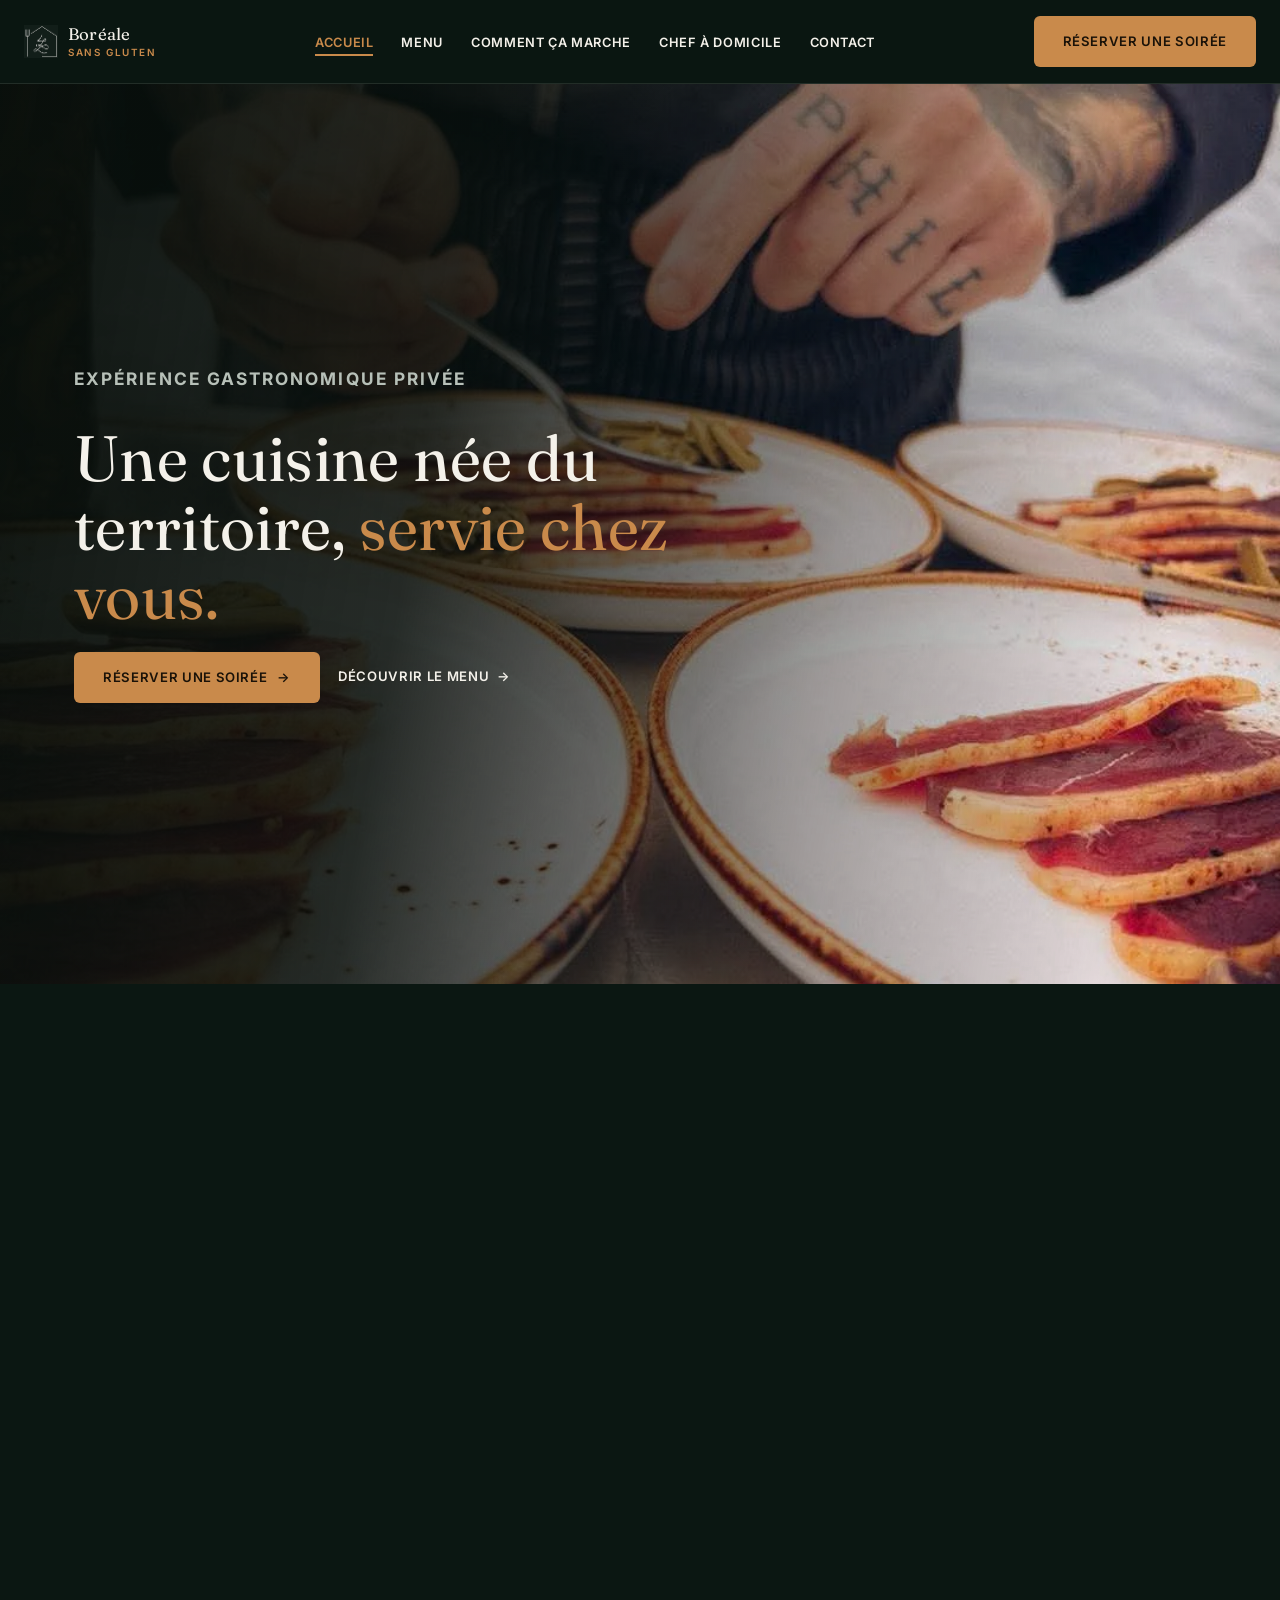
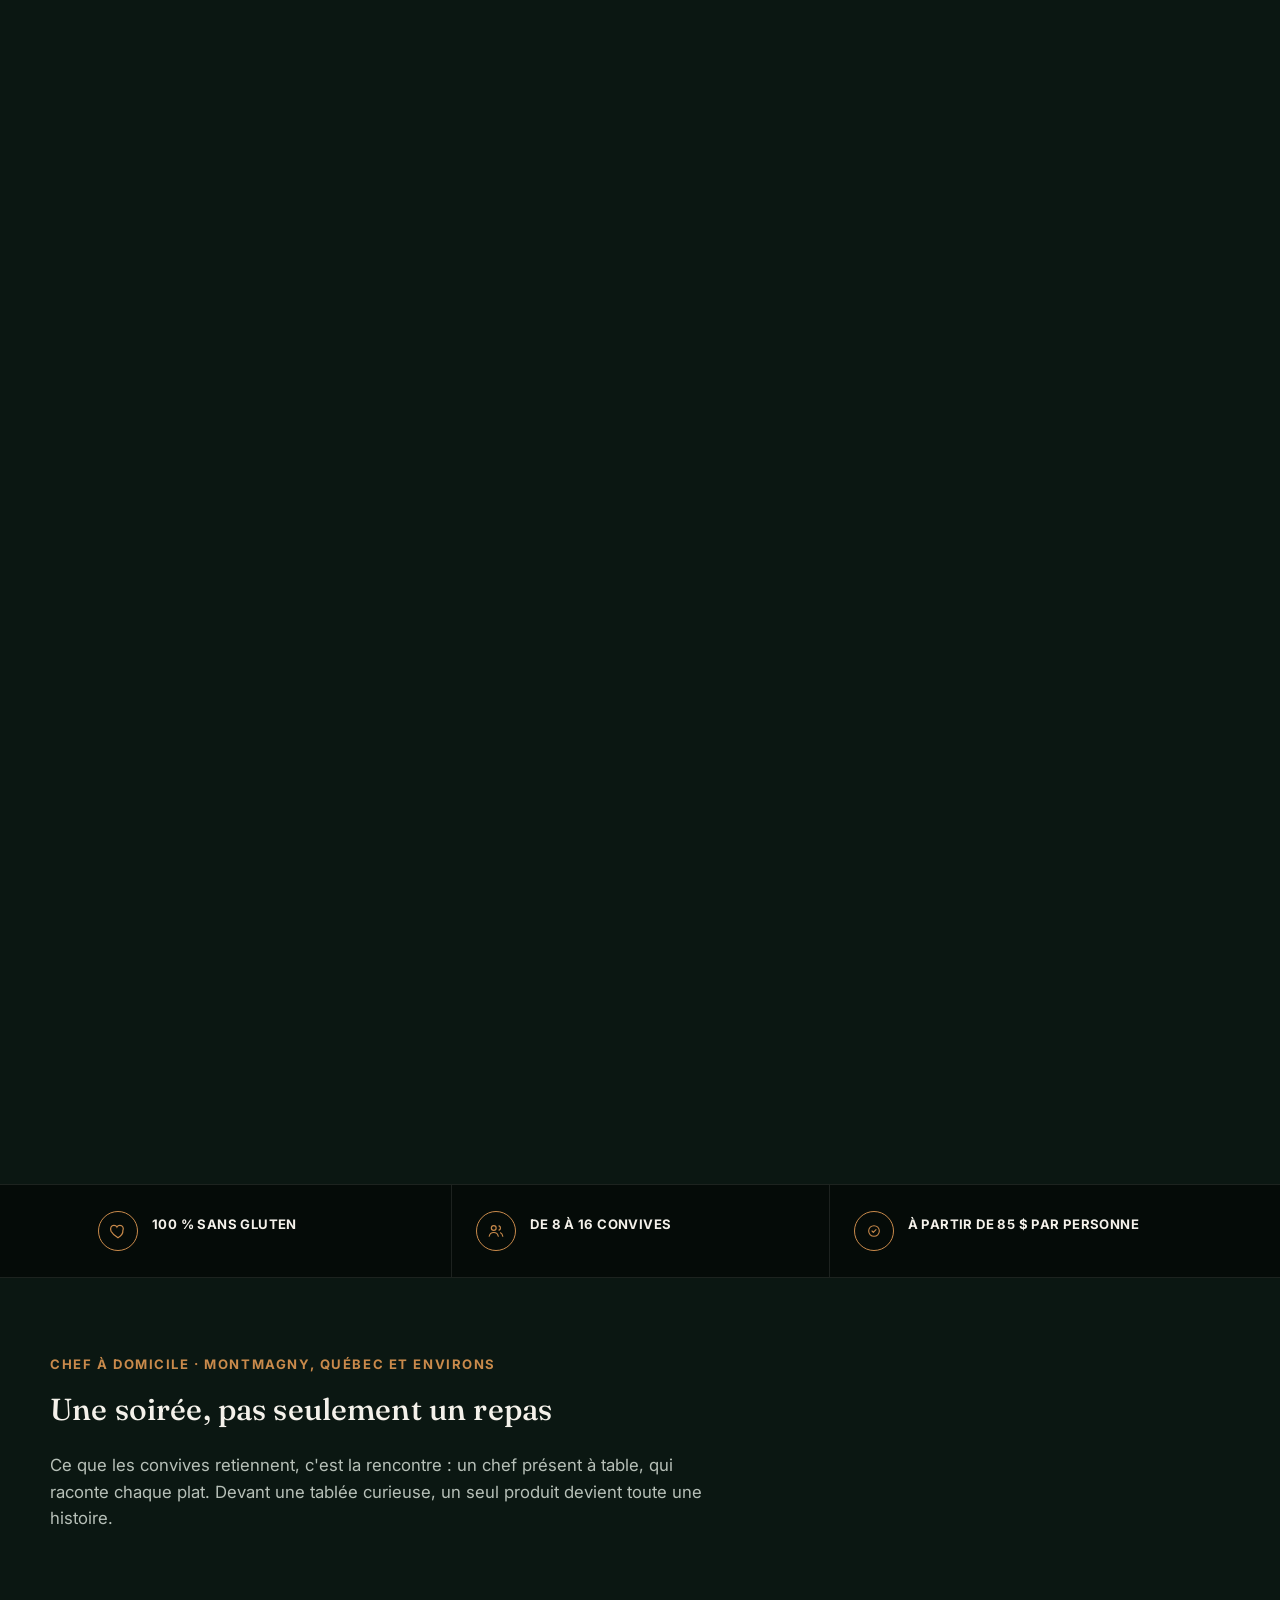
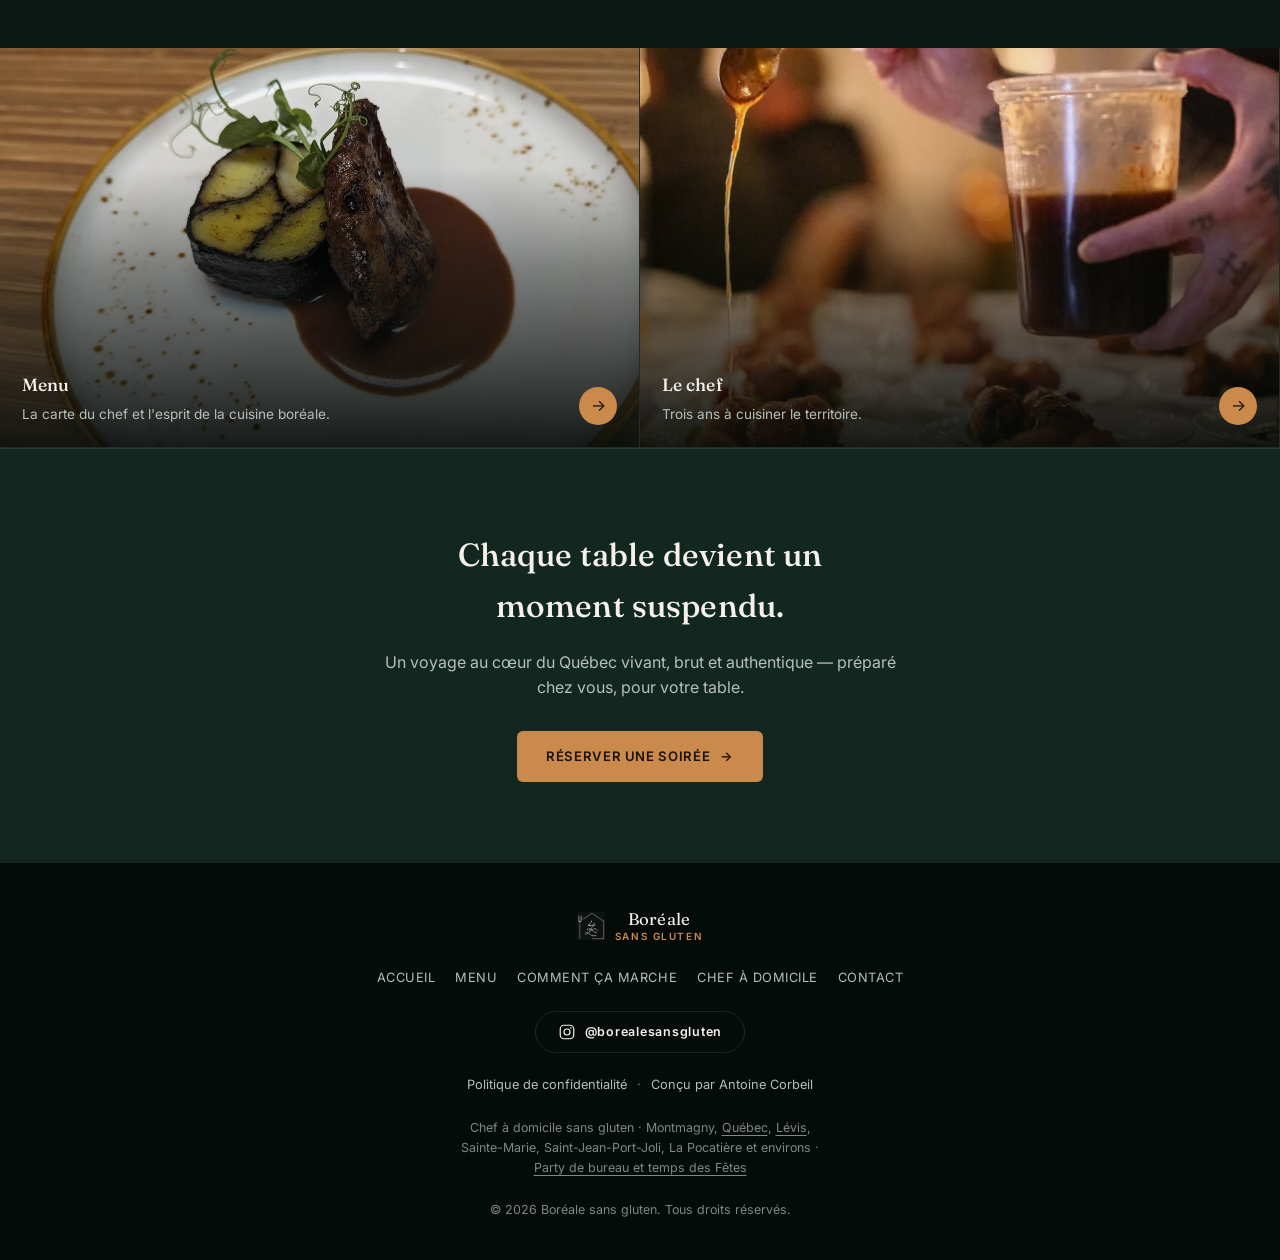
<file: public/index.html>
<!DOCTYPE html>
<html lang="fr">
<head>
  <meta charset="UTF-8" />
  <meta name="viewport" content="width=device-width, initial-scale=1.0" />
  <title>Chef à domicile sans gluten à Montmagny et Québec — Boréale sans gluten</title>
  <meta name="description" content="Expérience gastronomique privée avec un chef à domicile à Montmagny, à Québec, à Lévis et sur la Côte-du-Sud : le chef Philippe Blais cuisine et sert chez vous un menu boréal, 100 % sans gluten. Dès 85 $ par personne." />
  <link rel="canonical" href="https://xn--boralesansgluten-dqb.ca/" />
  <meta name="google-site-verification" content="ifAUYEvkIQF5zE9IansJjr3JSDNl3fZwyT-8ySWRRqE" />
  <meta property="og:type" content="website" />
  <meta property="og:site_name" content="Boréale sans gluten" />
  <meta property="og:locale" content="fr_CA" />
  <meta property="og:title" content="Chef à domicile sans gluten à Montmagny et Québec — Boréale sans gluten" />
  <meta property="og:description" content="Expérience gastronomique privée avec un chef à domicile à Montmagny, à Québec, à Lévis et sur la Côte-du-Sud : le chef Philippe Blais cuisine et sert chez vous un menu boréal, 100 % sans gluten. Dès 85 $ par personne." />
  <meta property="og:url" content="https://xn--boralesansgluten-dqb.ca/" />
  <meta property="og:image" content="https://xn--boralesansgluten-dqb.ca/images/partage-social.jpg" />
  <meta property="og:image:width" content="1200" />
  <meta property="og:image:height" content="630" />
  <meta property="og:image:alt" content="Bouchées de la cuisine boréale dressées sur ardoise" />
  <meta name="twitter:card" content="summary_large_image" />
  <meta name="twitter:title" content="Chef à domicile sans gluten à Montmagny et Québec — Boréale sans gluten" />
  <meta name="twitter:description" content="Expérience gastronomique privée avec un chef à domicile à Montmagny, à Québec, à Lévis et sur la Côte-du-Sud : le chef Philippe Blais cuisine et sert chez vous un menu boréal, 100 % sans gluten. Dès 85 $ par personne." />
  <meta name="twitter:image" content="https://xn--boralesansgluten-dqb.ca/images/partage-social.jpg" />
  <meta name="theme-color" content="#0b1712" />
  <link rel="preconnect" href="https://fonts.googleapis.com" />
  <link rel="preconnect" href="https://fonts.gstatic.com" crossorigin />
  <link href="https://fonts.googleapis.com/css2?family=Fraunces:ital,wght@0,400;0,500;1,500&family=Inter:wght@400;500;600;700&display=swap" rel="stylesheet" />
  <link rel="icon" type="image/x-icon" href="favicon.ico" />
  <link rel="icon" type="image/png" sizes="32x32" href="favicon-32x32.png" />
  <link rel="icon" type="image/png" sizes="16x16" href="favicon-16x16.png" />
  <link rel="apple-touch-icon" href="apple-touch-icon.png" />
  <link rel="stylesheet" href="css/style.css" />
  <script type="application/ld+json">
  {
    "@context": "https://schema.org",
    "@type": "FoodEstablishment",
    "name": "Boréale sans gluten",
    "alternateName": "Chef Phil, chef à domicile",
    "description": "Expérience gastronomique privée avec un chef à domicile : une cuisine boréale gastronomique, 100 % sans gluten, préparée et servie chez vous, dans la région de Montmagny, à Québec, à Lévis et environs.",
    "url": "https://xn--boralesansgluten-dqb.ca/",
    "image": "https://xn--boralesansgluten-dqb.ca/images/partage-social.jpg",
    "logo": "https://xn--boralesansgluten-dqb.ca/images/logo-icone.webp",
    "telephone": "+1-418-508-4654",
    "email": "phil@borealesansgluten.ca",
    "priceRange": "À partir de 85 $ par personne",
    "servesCuisine": ["Cuisine boréale", "Cuisine québécoise", "Sans gluten"],
    "sameAs": ["https://www.instagram.com/borealesansgluten/"],
    "areaServed": [
      { "@type": "City", "name": "Montmagny" },
      { "@type": "City", "name": "Québec" },
      { "@type": "City", "name": "Lévis" },
      { "@type": "City", "name": "Sainte-Marie" },
      { "@type": "City", "name": "La Pocatière" },
      { "@type": "City", "name": "Saint-Jean-Port-Joli" },
      { "@type": "AdministrativeArea", "name": "Chaudière-Appalaches" }
    ],
    "founder": {
      "@type": "Person",
      "name": "Philippe Blais",
      "alternateName": "Chef Phil",
      "jobTitle": "Chef à domicile"
    }
  }
  </script>
</head>
<body>
  <a class="skip-link" href="#contenu">Aller au contenu</a>

  <header class="site-header">
    <a href="index.html" class="logo">
      <img src="images/logo-icone.webp" width="34" height="34" alt="" class="logo-mark" decoding="async" />
      <span class="logo-text">Boréale<span class="ligne-2">Sans gluten</span></span>
    </a>
    <nav class="main-nav" aria-label="Navigation principale">
      <ul>
        <li><a href="index.html" class="active">Accueil</a></li>
        <li><a href="menu.html">Menu</a></li>
        <li><a href="services.html">Comment ça marche</a></li>
        <li><a href="a-propos.html">Chef à domicile</a></li>
        <li><a href="contact.html">Contact</a></li>
      </ul>
    </nav>
    <div class="header-actions">
      <a href="contact.html" class="btn btn-primary btn-reserver">Réserver<span class="btn-suite">&nbsp;une soirée</span></a>
      <button class="nav-toggle" aria-label="Ouvrir le menu" aria-expanded="false">
        <span></span><span></span><span></span>
      </button>
    </div>
  </header>

  <main id="contenu">
    <section class="hero hero--plein">
      <div class="hero-media">
        <img src="images/hero-service.webp" width="1080" height="1350" alt="Le chef à domicile dresse des assiettes de tataki à la table du client" fetchpriority="high" decoding="async" style="object-position: center 46%;" />
      </div>
      <div class="hero-scrim"></div>
      <div class="hero-content">
        <p class="hero-tag">Expérience gastronomique privée</p>
        <h1>Une cuisine née du territoire, <span class="accent">servie chez vous.</span></h1>
        <div class="hero-actions">
          <a href="contact.html" class="btn btn-primary">Réserver une soirée <span class="btn-arrow">→</span></a>
          <a href="menu.html" class="hero-lien">Découvrir le menu <span class="btn-arrow">→</span></a>
        </div>
      </div>
    </section>

    <!-- Le slogan du chef : les trois mots arrivent un à un au défilement (js/main.js, initMots).
         Sans JS ou avec « réduire les animations » : les trois mots sont simplement affichés. -->
    <section class="mots" aria-labelledby="mots-titre">
      <div class="mots-scene">
        <h2 id="mots-titre" class="visuellement-cache">Sauvage, brut et indompté</h2>
        <ol class="mots-liste">
          <li class="mot"><span class="mot-grand">Sauvage</span><span class="mot-sens">la cuisine</span></li>
          <li class="mot"><span class="mot-grand">Brut</span><span class="mot-sens">le produit</span></li>
          <li class="mot"><span class="mot-grand">Indompté</span><span class="mot-sens">le territoire</span></li>
        </ol>
      </div>
    </section>

    <section class="stats-strip">
      <div class="container stats-grid">
        <div class="stat">
          <span class="stat-icon" aria-hidden="true">
            <svg width="18" height="18" viewBox="0 0 24 24" fill="none"><path d="M12 21s-7-4.35-9.3-8.7C1.2 8 3 4.5 6.6 4.5c2 0 3.4 1.1 4 2.3.6-1.2 2-2.3 4-2.3 3.6 0 5.4 3.5 3.9 6.8C19 16.65 12 21 12 21z" stroke="currentColor" stroke-width="1.6"/></svg>
          </span>
          <div><p class="stat-title">100&nbsp;% sans gluten</p></div>
        </div>
        <div class="stat">
          <span class="stat-icon" aria-hidden="true">
            <svg width="18" height="18" viewBox="0 0 24 24" fill="none"><circle cx="9" cy="8" r="3.2" stroke="currentColor" stroke-width="1.6"/><path d="M3 19c.6-3.2 3-5 6-5s5.4 1.8 6 5" stroke="currentColor" stroke-width="1.6" stroke-linecap="round"/><path d="M16 5.2a3 3 0 010 5.6M18 14.4c1.6.7 2.6 2.300 3 4.600" stroke="currentColor" stroke-width="1.6" stroke-linecap="round"/></svg>
          </span>
          <div><p class="stat-title">De 8 à 16 convives</p></div>
        </div>
        <div class="stat">
          <span class="stat-icon" aria-hidden="true">
            <svg width="16" height="16" viewBox="0 0 24 24" fill="none"><path d="M4 12a8 8 0 1116 0 8 8 0 01-16 0z" stroke="currentColor" stroke-width="1.6"/><path d="M9 12l2 2 4-4" stroke="currentColor" stroke-width="1.6" stroke-linecap="round" stroke-linejoin="round"/></svg>
          </span>
          <div><p class="stat-title">À partir de 85&nbsp;$ par personne</p></div>
        </div>
      </div>
    </section>

    <section class="content-section">
      <div class="section-head">
        <p class="hero-tag">Chef à domicile · Montmagny, Québec et environs</p>
        <h2>Une soirée, pas seulement un repas</h2>
        <p class="lede">Ce que les convives retiennent, c'est la rencontre : un chef présent à table, qui raconte
        chaque plat. Devant une tablée curieuse, un seul produit devient toute une histoire.</p>
      </div>
    </section>

    <section class="card-grid card-grid--deux">
      <a href="menu.html" class="card">
        <img src="images/plat-boeuf-jus.webp" width="1200" height="1200" alt="Assiette signature de la cuisine boréale sans gluten du chef" loading="lazy" decoding="async" />
        <div class="card-overlay"></div>
        <div class="card-body">
          <div><h3>Menu</h3><p>La carte du chef et l'esprit de la cuisine boréale.</p></div>
          <span class="card-arrow" aria-hidden="true">→</span>
        </div>
      </a>
      <a href="a-propos.html" class="card">
        <img src="images/chef-caramel-vertical.webp" width="900" height="1350" alt="Le chef nappe de caramel aux chanterelles les beignets, au service d’un événement" loading="lazy" decoding="async" style="object-position: center 40%;" />
        <div class="card-overlay"></div>
        <div class="card-body">
          <div><h3>Le chef</h3><p>Trois ans à cuisiner le territoire.</p></div>
          <span class="card-arrow" aria-hidden="true">→</span>
        </div>
      </a>
    </section>

    <section class="cta-section">
      <div class="container">
        <h2>Chaque table devient un moment suspendu.</h2>
        <p>Un voyage au cœur du Québec vivant, brut et authentique — préparé chez vous, pour votre table.</p>
        <a href="contact.html" class="btn btn-primary">Réserver une soirée <span class="btn-arrow">→</span></a>
      </div>
    </section>
  </main>

  <footer class="site-footer">
    <div class="footer-inner">
      <a href="index.html" class="logo">
        <img src="images/logo-icone.webp" width="28" height="28" alt="" class="logo-mark" loading="lazy" decoding="async" />
        <span class="logo-text">Boréale<span class="ligne-2">Sans gluten</span></span>
      </a>
      <nav class="footer-nav" aria-label="Navigation de pied de page">
        <ul>
          <li><a href="index.html">Accueil</a></li>
          <li><a href="menu.html">Menu</a></li>
          <li><a href="services.html">Comment ça marche</a></li>
          <li><a href="a-propos.html">Chef à domicile</a></li>
          <li><a href="contact.html">Contact</a></li>
        </ul>
      </nav>
      <a class="footer-social" href="https://www.instagram.com/borealesansgluten/" target="_blank" rel="noopener"><svg width="18" height="18" viewBox="0 0 24 24" fill="none" aria-hidden="true"><rect x="3" y="3" width="18" height="18" rx="5" stroke="currentColor" stroke-width="1.6"/><circle cx="12" cy="12" r="4" stroke="currentColor" stroke-width="1.6"/><circle cx="17.2" cy="6.8" r="1.1" fill="currentColor"/></svg><span>@borealesansgluten</span></a>
      <div class="footer-legal">
        <a href="confidentialite.html">Politique de confidentialité</a>
        <span class="footer-sep" aria-hidden="true">&middot;</span>
        <a href="https://lasynthase.ca/contact.vcf" title="Ajouter Antoine Corbeil à vos contacts">Conçu par Antoine Corbeil</a>
      </div>
      <p class="footer-zone">Chef à domicile sans gluten · Montmagny, <a href="chef-a-domicile-quebec.html">Québec</a>, <a href="chef-a-domicile-levis.html">Lévis</a>, Sainte-Marie, Saint-Jean-Port-Joli, La Pocatière et environs · <a href="party-de-bureau.html">Party de bureau et temps des Fêtes</a></p>
      <p class="copyright">© 2026 Boréale sans gluten. Tous droits réservés.</p>
    </div>
  </footer>

  <script src="js/main.js"></script>
</body>
</html>
</file>
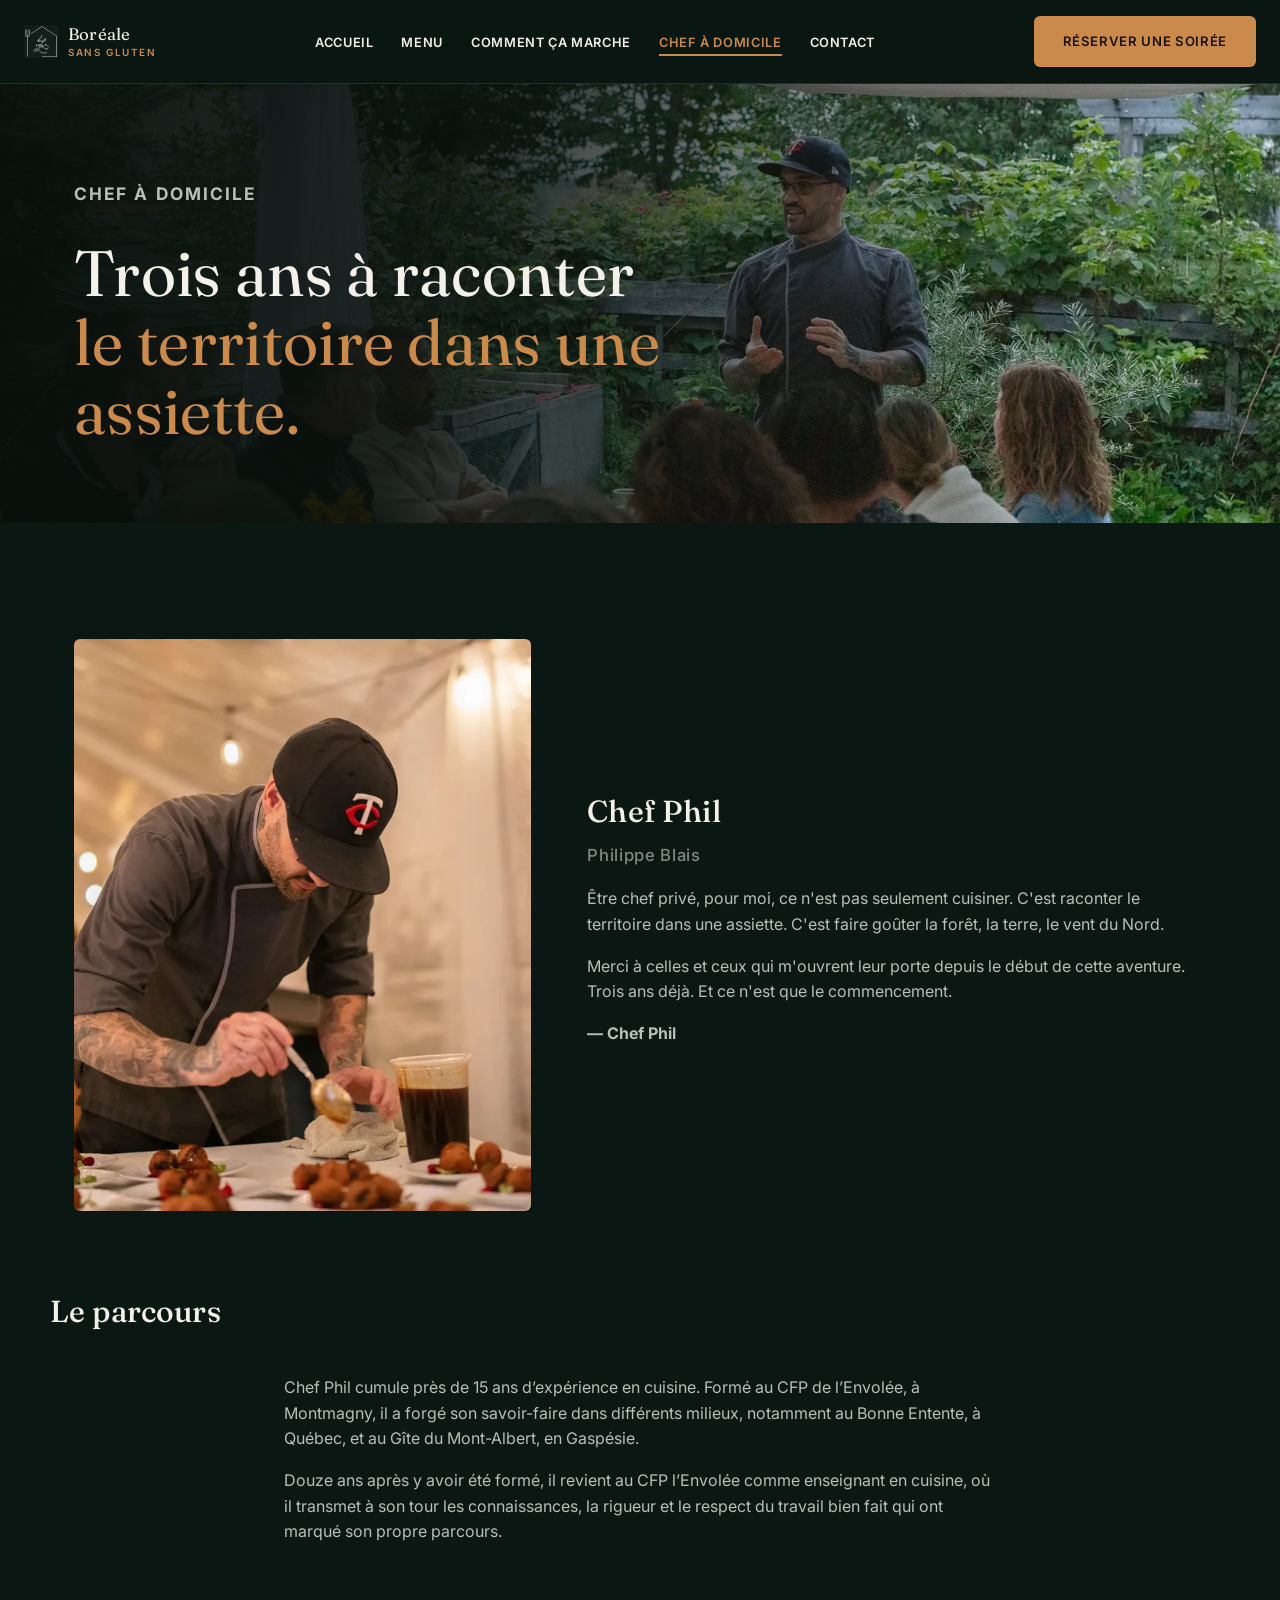
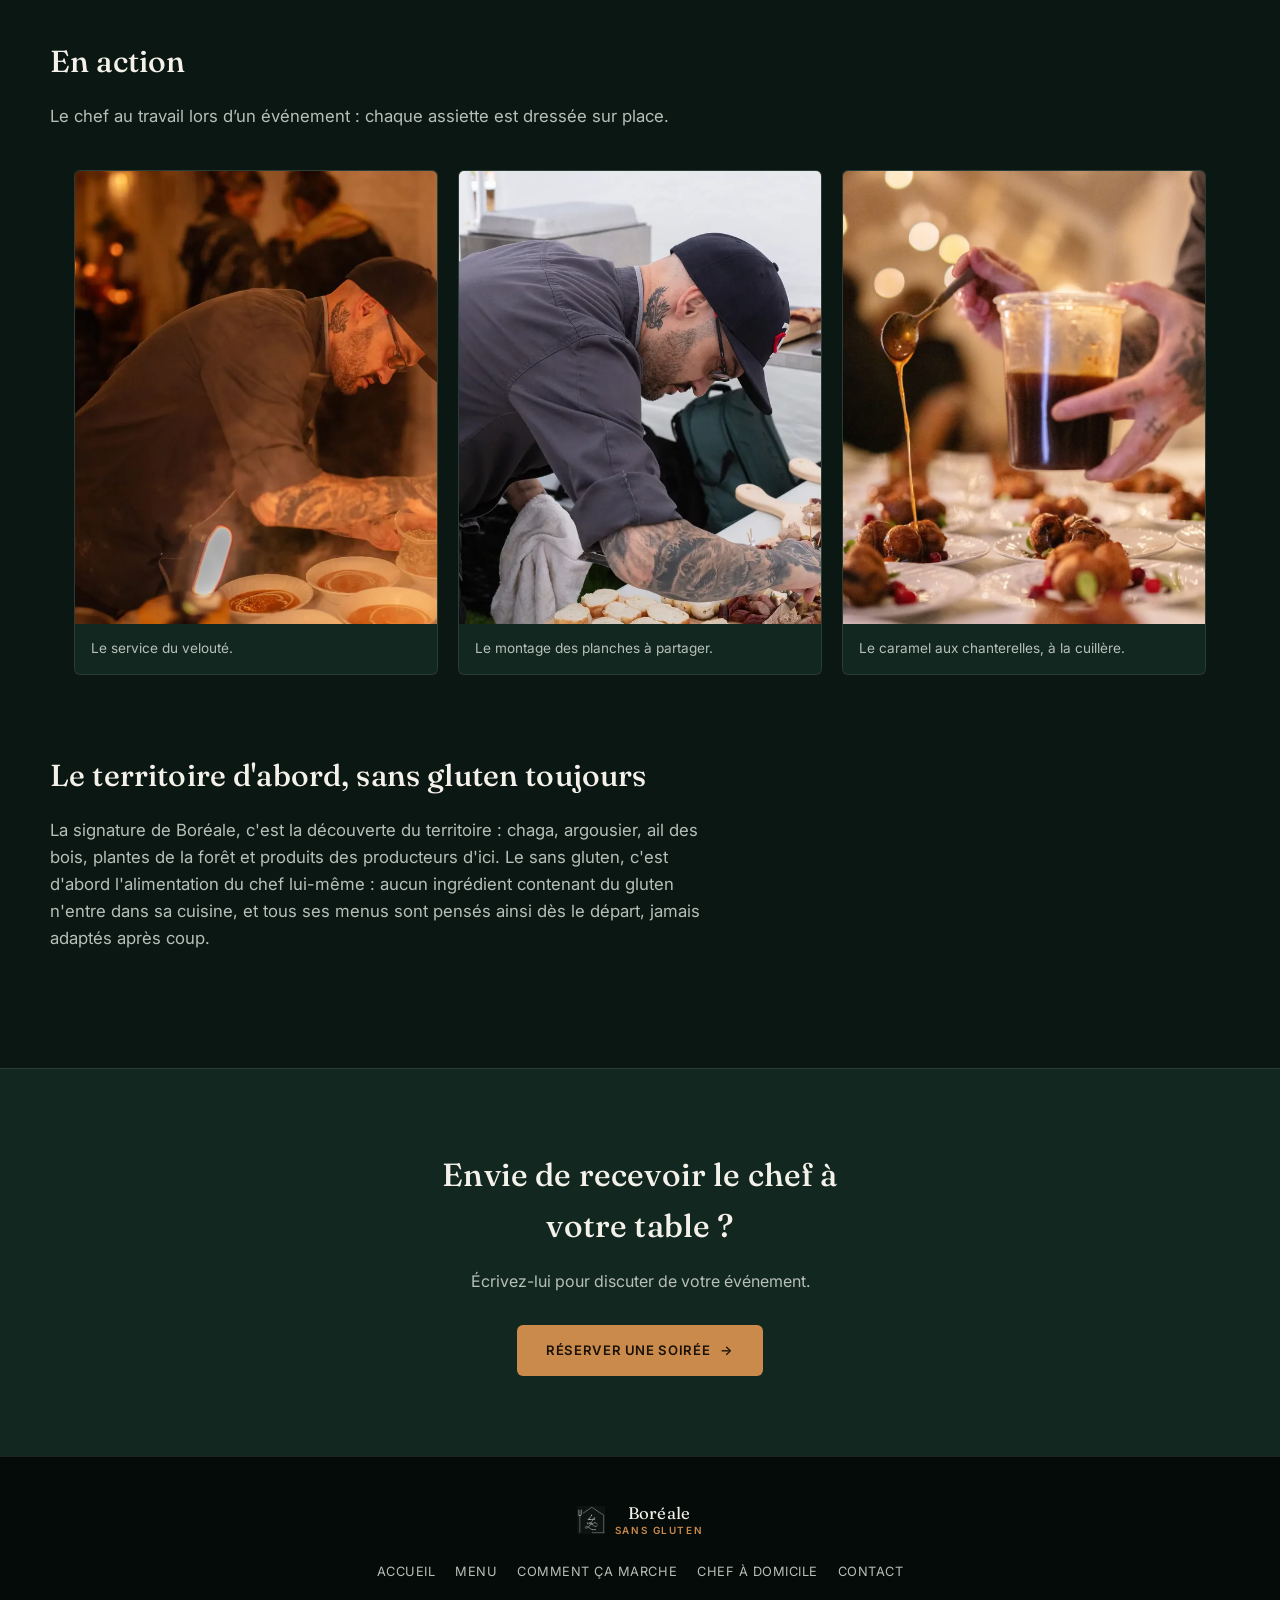
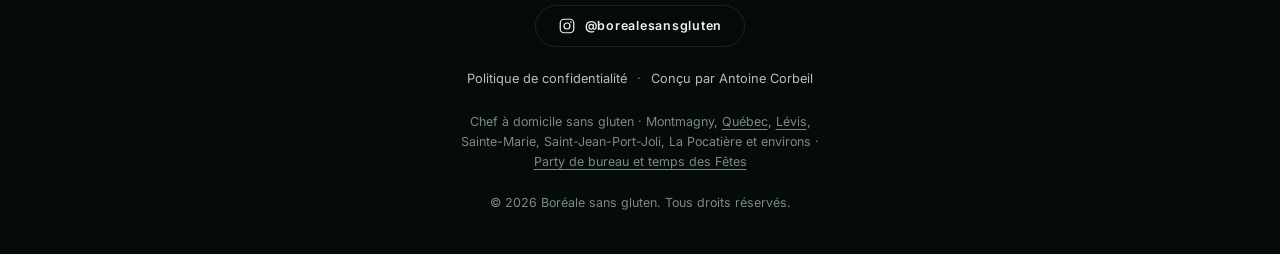
<file: public/a-propos.html>
<!DOCTYPE html>
<html lang="fr">
<head>
  <meta charset="UTF-8" />
  <meta name="viewport" content="width=device-width, initial-scale=1.0" />
  <title>Chef Philippe Blais, chef à domicile — Boréale sans gluten</title>
  <meta name="description" content="Philippe Blais, dit Chef Phil, chef à domicile de la région de Montmagny : près de 15 ans en cuisine, une gastronomie boréale et sans gluten servie à votre table." />
  <link rel="canonical" href="https://xn--boralesansgluten-dqb.ca/a-propos" />
  <meta property="og:type" content="website" />
  <meta property="og:site_name" content="Boréale sans gluten" />
  <meta property="og:locale" content="fr_CA" />
  <meta property="og:title" content="Chef Philippe Blais, chef à domicile — Boréale sans gluten" />
  <meta property="og:description" content="Philippe Blais, dit Chef Phil, chef à domicile de la région de Montmagny : près de 15 ans en cuisine, une gastronomie boréale et sans gluten servie à votre table." />
  <meta property="og:url" content="https://xn--boralesansgluten-dqb.ca/a-propos" />
  <meta property="og:image" content="https://xn--boralesansgluten-dqb.ca/images/partage-social.jpg" />
  <meta property="og:image:width" content="1200" />
  <meta property="og:image:height" content="630" />
  <meta property="og:image:alt" content="Bouchées de la cuisine boréale dressées sur ardoise" />
  <meta name="twitter:card" content="summary_large_image" />
  <meta name="twitter:title" content="Chef Philippe Blais, chef à domicile — Boréale sans gluten" />
  <meta name="twitter:description" content="Philippe Blais, dit Chef Phil, chef à domicile de la région de Montmagny : près de 15 ans en cuisine, une gastronomie boréale et sans gluten servie à votre table." />
  <meta name="twitter:image" content="https://xn--boralesansgluten-dqb.ca/images/partage-social.jpg" />
  <meta name="theme-color" content="#0b1712" />
  <link rel="preconnect" href="https://fonts.googleapis.com" />
  <link rel="preconnect" href="https://fonts.gstatic.com" crossorigin />
  <link href="https://fonts.googleapis.com/css2?family=Fraunces:ital,wght@0,400;0,500;1,500&family=Inter:wght@400;500;600;700&display=swap" rel="stylesheet" />
  <link rel="icon" type="image/x-icon" href="favicon.ico" />
  <link rel="icon" type="image/png" sizes="32x32" href="favicon-32x32.png" />
  <link rel="icon" type="image/png" sizes="16x16" href="favicon-16x16.png" />
  <link rel="apple-touch-icon" href="apple-touch-icon.png" />
  <link rel="stylesheet" href="css/style.css" />
</head>
<body>
  <a class="skip-link" href="#contenu">Aller au contenu</a>
  <header class="site-header">
    <a href="index.html" class="logo"><img src="images/logo-icone.webp" width="34" height="34" alt="" class="logo-mark" decoding="async" /><span class="logo-text">Boréale<span class="ligne-2">Sans gluten</span></span></a>
    <nav class="main-nav" aria-label="Navigation principale"><ul>
      <li><a href="index.html">Accueil</a></li><li><a href="menu.html">Menu</a></li><li><a href="services.html">Comment ça marche</a></li><li><a href="a-propos.html" class="active">Chef à domicile</a></li><li><a href="contact.html">Contact</a></li>
    </ul></nav>
    <div class="header-actions">
      <a href="contact.html" class="btn btn-primary btn-reserver">Réserver<span class="btn-suite">&nbsp;une soirée</span></a>
      <button class="nav-toggle" aria-label="Ouvrir le menu" aria-expanded="false"><span></span><span></span><span></span></button>
    </div>
  </header>

  <main id="contenu">
    <section class="hero hero--court">
      <div class="hero-media"><img src="images/hero-chef-presentation.webp" width="1920" height="1280" alt="Le chef présente son menu à ses convives, à table" loading="eager" decoding="async" style="object-position: center 15%;" /></div>
      <div class="hero-scrim"></div>
      <div class="hero-content">
        <p class="hero-tag">Chef à domicile</p>
        <h1>Trois ans à raconter<br /><span class="accent">le territoire dans une assiette.</span></h1>
      </div>
    </section>

    <section class="content-section">
      <div class="container about-layout">
        <img src="images/chef-dressage-sauce.webp" width="1200" height="800" alt="Chef Phil nappe de sauce les assiettes, sous un chapiteau" loading="lazy" decoding="async" style="object-position: 62% center;" />
        <div class="about-text">
          <h2>Chef Phil <span style="color:var(--muted-2); font-family:var(--font-sans); font-style:normal; font-size:0.55em; letter-spacing:0.04em; display:block; margin-top:6px;">Philippe Blais</span></h2>
          <p>Être chef privé, pour moi, ce n'est pas seulement cuisiner. C'est raconter le
          territoire dans une assiette. C'est faire goûter la forêt, la terre, le vent du Nord.</p>
          <p>Merci à celles et ceux qui m'ouvrent leur porte depuis le début de cette aventure. Trois
          ans déjà. Et ce n'est que le commencement.</p>
          <p><strong>— Chef Phil</strong></p>
        </div>
      </div>
    </section>

    <section class="content-section" style="padding-top:0;">
      <div class="section-head">
        <h2>Le parcours</h2>
      </div>
      <div class="container" style="max-width:760px;">
        <div class="about-text">
          <p>Chef Phil cumule près de 15 ans d’expérience en cuisine. Formé au CFP de l’Envolée, à Montmagny,
          il a forgé son savoir-faire dans différents milieux, notamment au Bonne Entente, à Québec, et au Gîte du
          Mont-Albert, en Gaspésie.</p>
          <p>Douze ans après y avoir été formé, il revient au CFP l’Envolée comme enseignant en cuisine, où il
          transmet à son tour les connaissances, la rigueur et le respect du travail bien fait qui ont marqué son
          propre parcours.</p>
        </div>
      </div>
    </section>

    <section class="content-section" style="padding-top:0;">
      <div class="section-head">
        <h2>En action</h2>
        <p class="lede">Le chef au travail lors d’un événement : chaque assiette est dressée sur place.</p>
      </div>
      <div class="container gallery-grid">
        <div class="gallery-item">
          <img src="images/chef-service-veloute.webp" width="1200" height="800" alt="Chef Phil sert le velouté dans la vapeur, devant les convives" loading="lazy" decoding="async" style="object-position: 35% center;" />
          <div class="gallery-cap"><p>Le service du velouté.</p></div>
        </div>
        <div class="gallery-item">
          <img src="images/chef-montage-planches.webp" width="1200" height="800" alt="Chef Phil monte les planches à partager" loading="lazy" decoding="async" style="object-position: 38% center;" />
          <div class="gallery-cap"><p>Le montage des planches à partager.</p></div>
        </div>
        <div class="gallery-item">
          <img src="images/chef-caramel-cuillere.webp" width="1200" height="1200" alt="Caramel aux chanterelles versé à la cuillère sur les beignets" loading="lazy" decoding="async" />
          <div class="gallery-cap"><p>Le caramel aux chanterelles, à la cuillère.</p></div>
        </div>
      </div>
    </section>

    <section class="content-section" style="padding-top:0;">
      <div class="section-head">
        <h2>Le territoire d'abord, sans gluten toujours</h2>
        <p class="lede">La signature de Boréale, c'est la découverte du territoire : chaga, argousier, ail
        des bois, plantes de la forêt et produits des producteurs d'ici. Le sans gluten, c'est d'abord
        l'alimentation du chef lui-même : aucun ingrédient contenant du gluten n'entre dans sa cuisine,
        et tous ses menus sont pensés ainsi dès le départ, jamais adaptés après coup.</p>
      </div>
    </section>

    <section class="cta-section">
      <div class="container">
        <h2>Envie de recevoir le chef à votre table ?</h2>
        <p>Écrivez-lui pour discuter de votre événement.</p>
        <a href="contact.html" class="btn btn-primary">Réserver une soirée <span class="btn-arrow">→</span></a>
      </div>
    </section>
  </main>

  <footer class="site-footer">
    <div class="footer-inner">
      <a href="index.html" class="logo"><img src="images/logo-icone.webp" width="28" height="28" alt="" class="logo-mark" loading="lazy" decoding="async" /><span class="logo-text">Boréale<span class="ligne-2">Sans gluten</span></span></a>
      <nav class="footer-nav" aria-label="Navigation de pied de page"><ul>
        <li><a href="index.html">Accueil</a></li><li><a href="menu.html">Menu</a></li><li><a href="services.html">Comment ça marche</a></li><li><a href="a-propos.html">Chef à domicile</a></li><li><a href="contact.html">Contact</a></li>
      </ul></nav>
      <a class="footer-social" href="https://www.instagram.com/borealesansgluten/" target="_blank" rel="noopener"><svg width="18" height="18" viewBox="0 0 24 24" fill="none" aria-hidden="true"><rect x="3" y="3" width="18" height="18" rx="5" stroke="currentColor" stroke-width="1.6"/><circle cx="12" cy="12" r="4" stroke="currentColor" stroke-width="1.6"/><circle cx="17.2" cy="6.8" r="1.1" fill="currentColor"/></svg><span>@borealesansgluten</span></a>
      <div class="footer-legal"><a href="confidentialite.html">Politique de confidentialité</a><span class="footer-sep" aria-hidden="true">&middot;</span><a href="https://lasynthase.ca/contact.vcf" title="Ajouter Antoine Corbeil à vos contacts">Conçu par Antoine Corbeil</a></div>
      <p class="footer-zone">Chef à domicile sans gluten · Montmagny, <a href="chef-a-domicile-quebec.html">Québec</a>, <a href="chef-a-domicile-levis.html">Lévis</a>, Sainte-Marie, Saint-Jean-Port-Joli, La Pocatière et environs · <a href="party-de-bureau.html">Party de bureau et temps des Fêtes</a></p>
      <p class="copyright">© 2026 Boréale sans gluten. Tous droits réservés.</p>
    </div>
  </footer>
  <script src="js/main.js"></script>
</body>
</html>
</file>
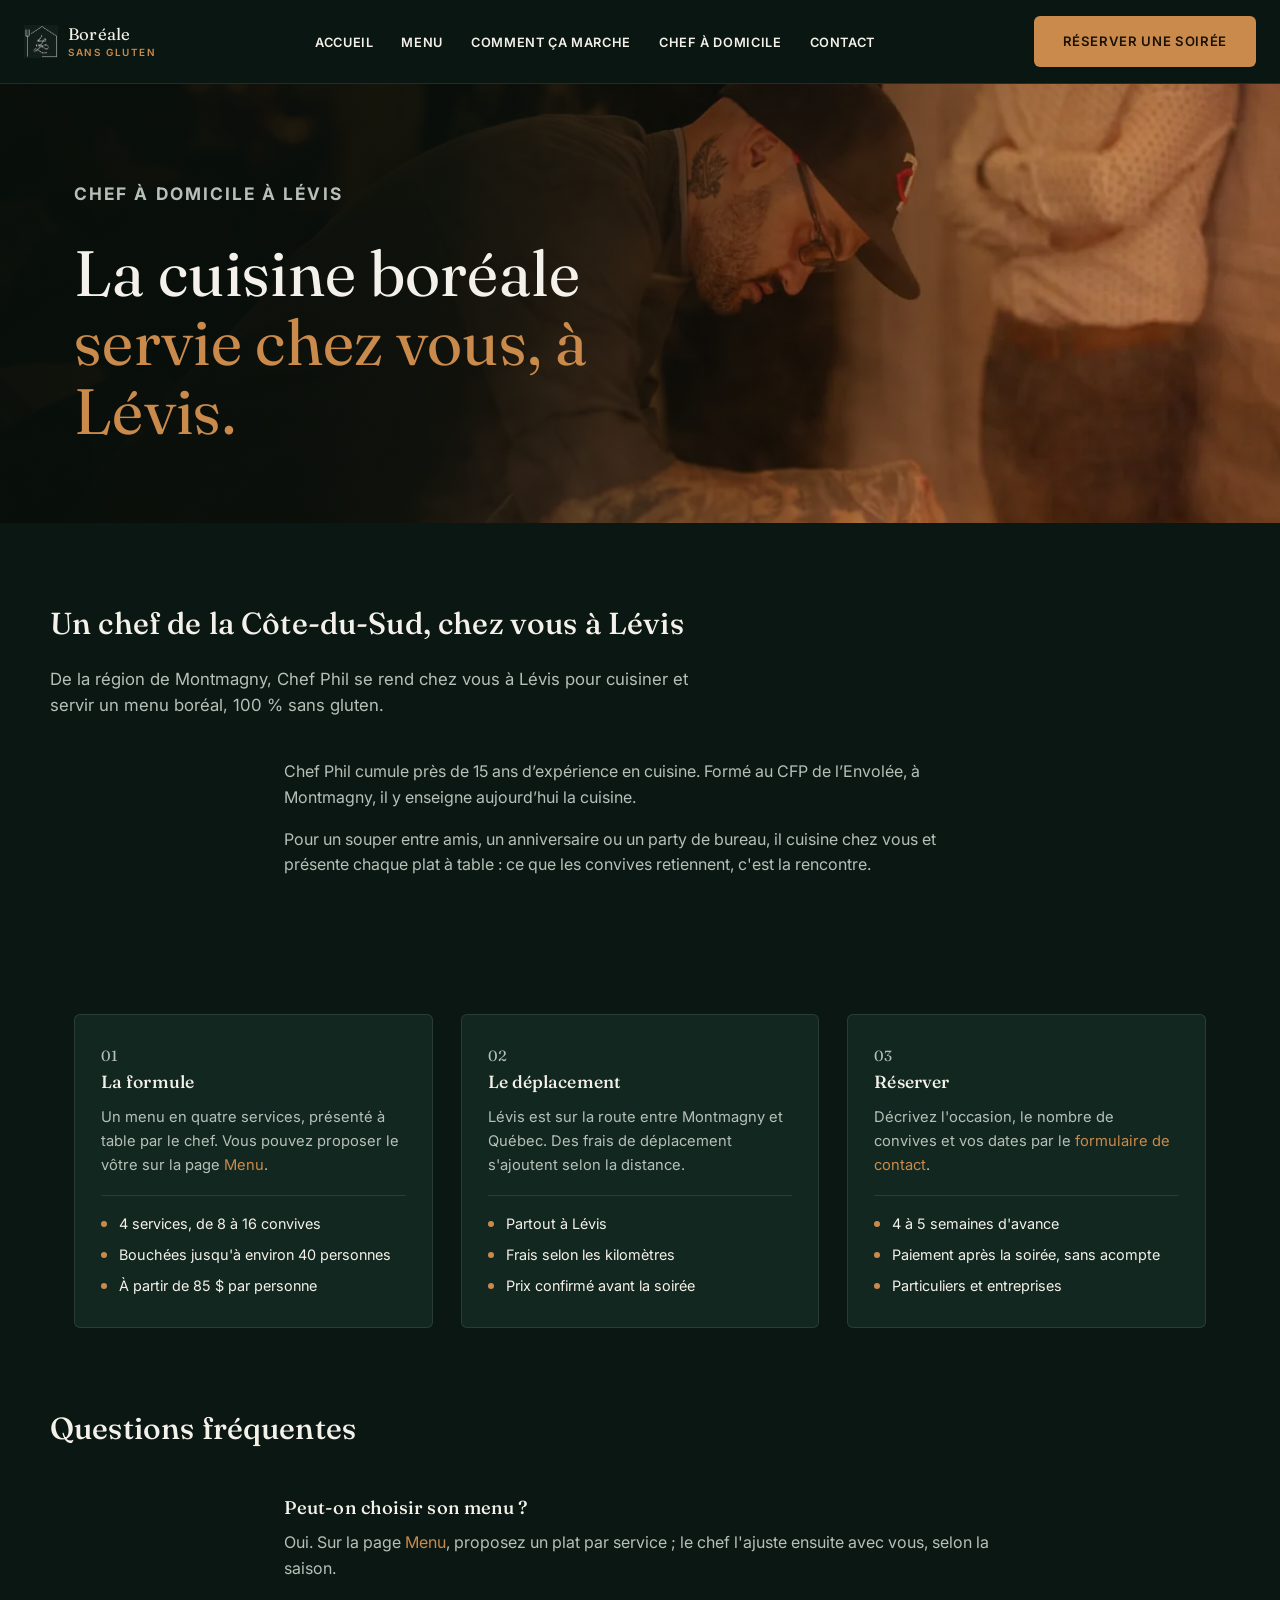
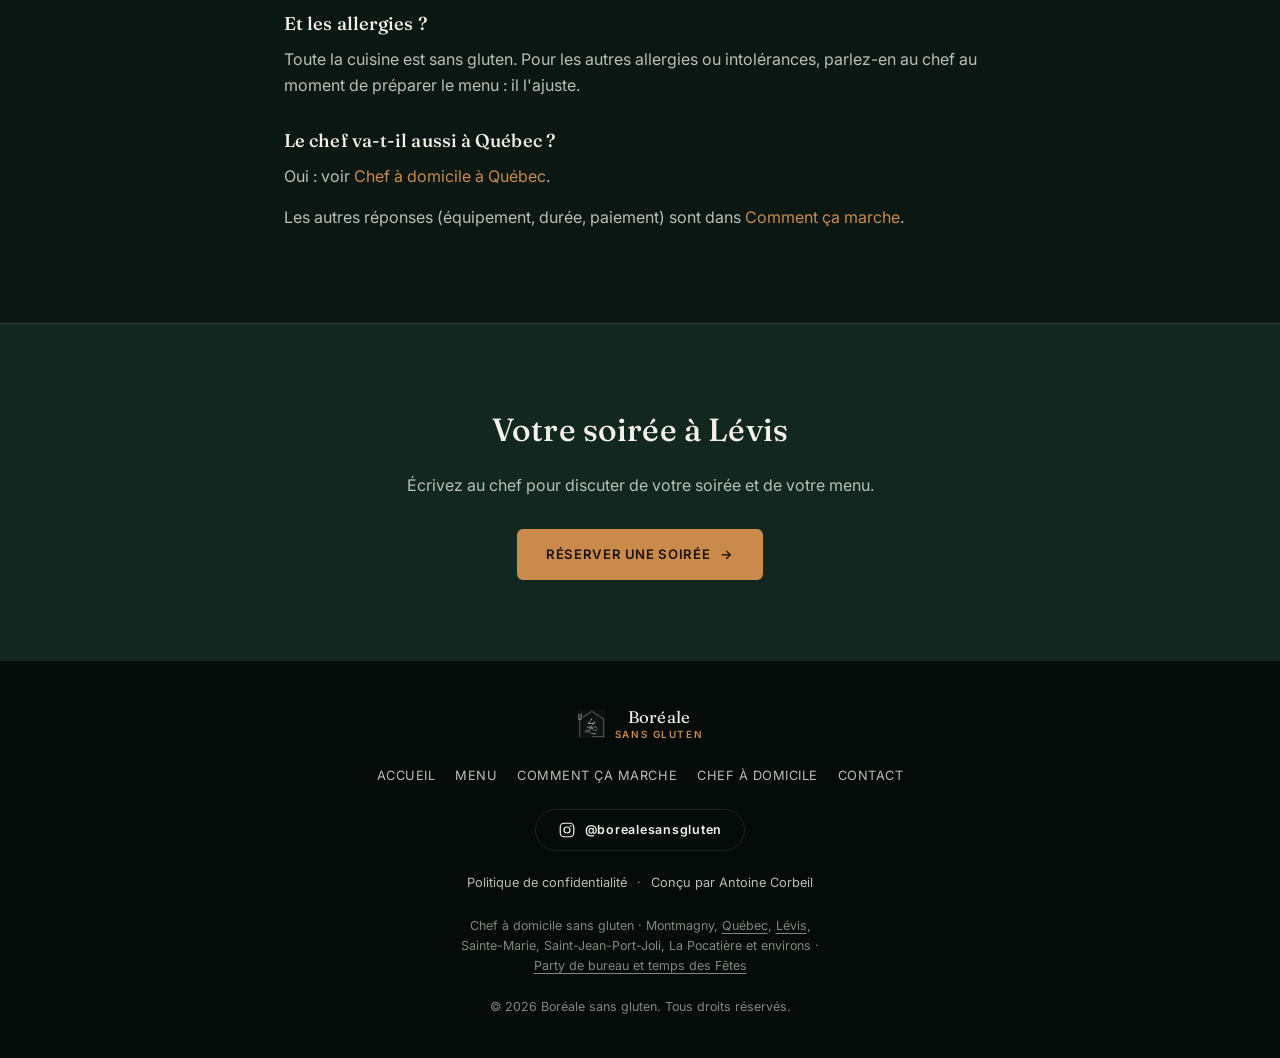
<file: public/chef-a-domicile-levis.html>
<!DOCTYPE html>
<html lang="fr">
<head>
  <meta charset="UTF-8" />
  <meta name="viewport" content="width=device-width, initial-scale=1.0" />
  <title>Chef à domicile à Lévis, cuisine boréale sans gluten — Boréale sans gluten</title>
  <meta name="description" content="Chef à domicile à Lévis : le chef Philippe Blais cuisine et sert chez vous un menu boréal en quatre services, 100 % sans gluten. De 8 à 16 convives, dès 85 $ par personne." />
  <link rel="canonical" href="https://xn--boralesansgluten-dqb.ca/chef-a-domicile-levis" />
  <meta property="og:type" content="website" />
  <meta property="og:site_name" content="Boréale sans gluten" />
  <meta property="og:locale" content="fr_CA" />
  <meta property="og:title" content="Chef à domicile à Lévis, cuisine boréale sans gluten — Boréale sans gluten" />
  <meta property="og:description" content="Chef à domicile à Lévis : le chef Philippe Blais cuisine et sert chez vous un menu boréal en quatre services, 100 % sans gluten. De 8 à 16 convives, dès 85 $ par personne." />
  <meta property="og:url" content="https://xn--boralesansgluten-dqb.ca/chef-a-domicile-levis" />
  <meta property="og:image" content="https://xn--boralesansgluten-dqb.ca/images/partage-social.jpg" />
  <meta property="og:image:width" content="1200" />
  <meta property="og:image:height" content="630" />
  <meta property="og:image:alt" content="Bouchées de la cuisine boréale dressées sur ardoise" />
  <meta name="twitter:card" content="summary_large_image" />
  <meta name="twitter:title" content="Chef à domicile à Lévis, cuisine boréale sans gluten — Boréale sans gluten" />
  <meta name="twitter:description" content="Chef à domicile à Lévis : le chef Philippe Blais cuisine et sert chez vous un menu boréal en quatre services, 100 % sans gluten. De 8 à 16 convives, dès 85 $ par personne." />
  <meta name="twitter:image" content="https://xn--boralesansgluten-dqb.ca/images/partage-social.jpg" />
  <meta name="theme-color" content="#0b1712" />
  <link rel="preconnect" href="https://fonts.googleapis.com" />
  <link rel="preconnect" href="https://fonts.gstatic.com" crossorigin />
  <link href="https://fonts.googleapis.com/css2?family=Fraunces:ital,wght@0,400;0,500;1,500&family=Inter:wght@400;500;600;700&display=swap" rel="stylesheet" />
  <link rel="icon" type="image/x-icon" href="favicon.ico" />
  <link rel="icon" type="image/png" sizes="32x32" href="favicon-32x32.png" />
  <link rel="icon" type="image/png" sizes="16x16" href="favicon-16x16.png" />
  <link rel="apple-touch-icon" href="apple-touch-icon.png" />
  <link rel="stylesheet" href="css/style.css" />
</head>
<body>
  <a class="skip-link" href="#contenu">Aller au contenu</a>
  <header class="site-header">
    <a href="index.html" class="logo"><img src="images/logo-icone.webp" width="34" height="34" alt="" class="logo-mark" decoding="async" /><span class="logo-text">Boréale<span class="ligne-2">Sans gluten</span></span></a>
    <nav class="main-nav" aria-label="Navigation principale"><ul>
      <li><a href="index.html">Accueil</a></li><li><a href="menu.html">Menu</a></li><li><a href="services.html">Comment ça marche</a></li><li><a href="a-propos.html">Chef à domicile</a></li><li><a href="contact.html">Contact</a></li>
    </ul></nav>
    <div class="header-actions">
      <a href="contact.html" class="btn btn-primary btn-reserver">Réserver<span class="btn-suite">&nbsp;une soirée</span></a>
      <button class="nav-toggle" aria-label="Ouvrir le menu" aria-expanded="false"><span></span><span></span><span></span></button>
    </div>
  </header>

    <main id="contenu">
    <section class="hero hero--court">
      <div class="hero-media"><img src="images/chef-service-veloute.webp" width="1200" height="800" alt="Le chef à domicile sert le velouté devant les convives" loading="eager" decoding="async" fetchpriority="high" style="object-position: center 46%;" /></div>
      <div class="hero-scrim"></div>
      <div class="hero-content">
        <p class="hero-tag">Chef à domicile à Lévis</p>
        <h1>La cuisine boréale<br /><span class="accent">servie chez vous, à Lévis.</span></h1>
      </div>
    </section>

    <section class="content-section">
      <div class="section-head">
        <h2>Un chef de la Côte-du-Sud, chez vous à Lévis</h2>
        <p class="lede">De la région de Montmagny, Chef Phil se rend chez vous à Lévis pour cuisiner et servir un menu boréal, 100 % sans gluten.</p>
      </div>
      <div class="container" style="max-width:760px;">
        <div class="about-text">
          <p>Chef Phil cumule près de 15 ans d’expérience en cuisine. Formé au CFP de l’Envolée, à Montmagny, il y enseigne aujourd’hui la cuisine.</p>
          <p>Pour un souper entre amis, un anniversaire ou un party de bureau, il cuisine chez vous et présente chaque plat à table : ce que les convives retiennent, c'est la rencontre.</p>
        </div>
      </div>
    </section>

    <section class="content-section" style="padding-top:0;">
      <div class="container steps-grid">
        <div class="step-card">
          <p class="step-num">01</p>
          <h3>La formule</h3>
          <p>Un menu en quatre services, présenté à table par le chef. Vous pouvez proposer le vôtre sur la page <a href="menu.html" class="accent">Menu</a>.</p>
          <ul class="step-faits">
            <li>4 services, de 8 à 16 convives</li>
            <li>Bouchées jusqu'à environ 40 personnes</li>
            <li>À partir de 85&nbsp;$ par personne</li>
          </ul>
        </div>
        <div class="step-card">
          <p class="step-num">02</p>
          <h3>Le déplacement</h3>
          <p>Lévis est sur la route entre Montmagny et Québec. Des frais de déplacement s'ajoutent selon la distance.</p>
          <ul class="step-faits">
            <li>Partout à Lévis</li>
            <li>Frais selon les kilomètres</li>
            <li>Prix confirmé avant la soirée</li>
          </ul>
        </div>
        <div class="step-card">
          <p class="step-num">03</p>
          <h3>Réserver</h3>
          <p>Décrivez l'occasion, le nombre de convives et vos dates par le <a href="contact.html" class="accent">formulaire de contact</a>.</p>
          <ul class="step-faits">
            <li>4 à 5 semaines d'avance</li>
            <li>Paiement après la soirée, sans acompte</li>
            <li>Particuliers et entreprises</li>
          </ul>
        </div>
      </div>
    </section>

    <section class="content-section page-locale-faq" style="padding-top:0;">
      <div class="section-head">
        <h2>Questions fréquentes</h2>
      </div>
      <div class="container" style="max-width:760px;">
        <div class="about-text">
          <h3>Peut-on choisir son menu ?</h3>
          <p>Oui. Sur la page <a href="menu.html" class="accent">Menu</a>, proposez un plat par service ; le chef l'ajuste ensuite avec vous, selon la saison.</p>
          <h3>Et les allergies ?</h3>
          <p>Toute la cuisine est sans gluten. Pour les autres allergies ou intolérances, parlez-en au chef au moment de préparer le menu : il l'ajuste.</p>
          <h3>Le chef va-t-il aussi à Québec ?</h3>
          <p>Oui : voir <a href="chef-a-domicile-quebec.html" class="accent">Chef à domicile à Québec</a>.</p>
          <p>Les autres réponses (équipement, durée, paiement) sont dans <a href="services.html" class="accent">Comment ça marche</a>.</p>
        </div>
      </div>
    </section>

    <section class="cta-section">
      <div class="container">
        <h2>Votre soirée à Lévis</h2>
        <p>Écrivez au chef pour discuter de votre soirée et de votre menu.</p>
        <a href="contact.html" class="btn btn-primary">Réserver une soirée <span class="btn-arrow">→</span></a>
      </div>
    </section>
  </main>

  <footer class="site-footer">
    <div class="footer-inner">
      <a href="index.html" class="logo"><img src="images/logo-icone.webp" width="28" height="28" alt="" class="logo-mark" loading="lazy" decoding="async" /><span class="logo-text">Boréale<span class="ligne-2">Sans gluten</span></span></a>
      <nav class="footer-nav" aria-label="Navigation de pied de page"><ul>
        <li><a href="index.html">Accueil</a></li><li><a href="menu.html">Menu</a></li><li><a href="services.html">Comment ça marche</a></li><li><a href="a-propos.html">Chef à domicile</a></li><li><a href="contact.html">Contact</a></li>
      </ul></nav>
      <a class="footer-social" href="https://www.instagram.com/borealesansgluten/" target="_blank" rel="noopener"><svg width="18" height="18" viewBox="0 0 24 24" fill="none" aria-hidden="true"><rect x="3" y="3" width="18" height="18" rx="5" stroke="currentColor" stroke-width="1.6"/><circle cx="12" cy="12" r="4" stroke="currentColor" stroke-width="1.6"/><circle cx="17.2" cy="6.8" r="1.1" fill="currentColor"/></svg><span>@borealesansgluten</span></a>
      <div class="footer-legal"><a href="confidentialite.html">Politique de confidentialité</a><span class="footer-sep" aria-hidden="true">&middot;</span><a href="https://lasynthase.ca/contact.vcf" title="Ajouter Antoine Corbeil à vos contacts">Conçu par Antoine Corbeil</a></div>
      <p class="footer-zone">Chef à domicile sans gluten · Montmagny, <a href="chef-a-domicile-quebec.html">Québec</a>, <a href="chef-a-domicile-levis.html">Lévis</a>, Sainte-Marie, Saint-Jean-Port-Joli, La Pocatière et environs · <a href="party-de-bureau.html">Party de bureau et temps des Fêtes</a></p>
      <p class="copyright">© 2026 Boréale sans gluten. Tous droits réservés.</p>
    </div>
  </footer>
  <script src="js/main.js"></script>
</body>
</html>
</file>
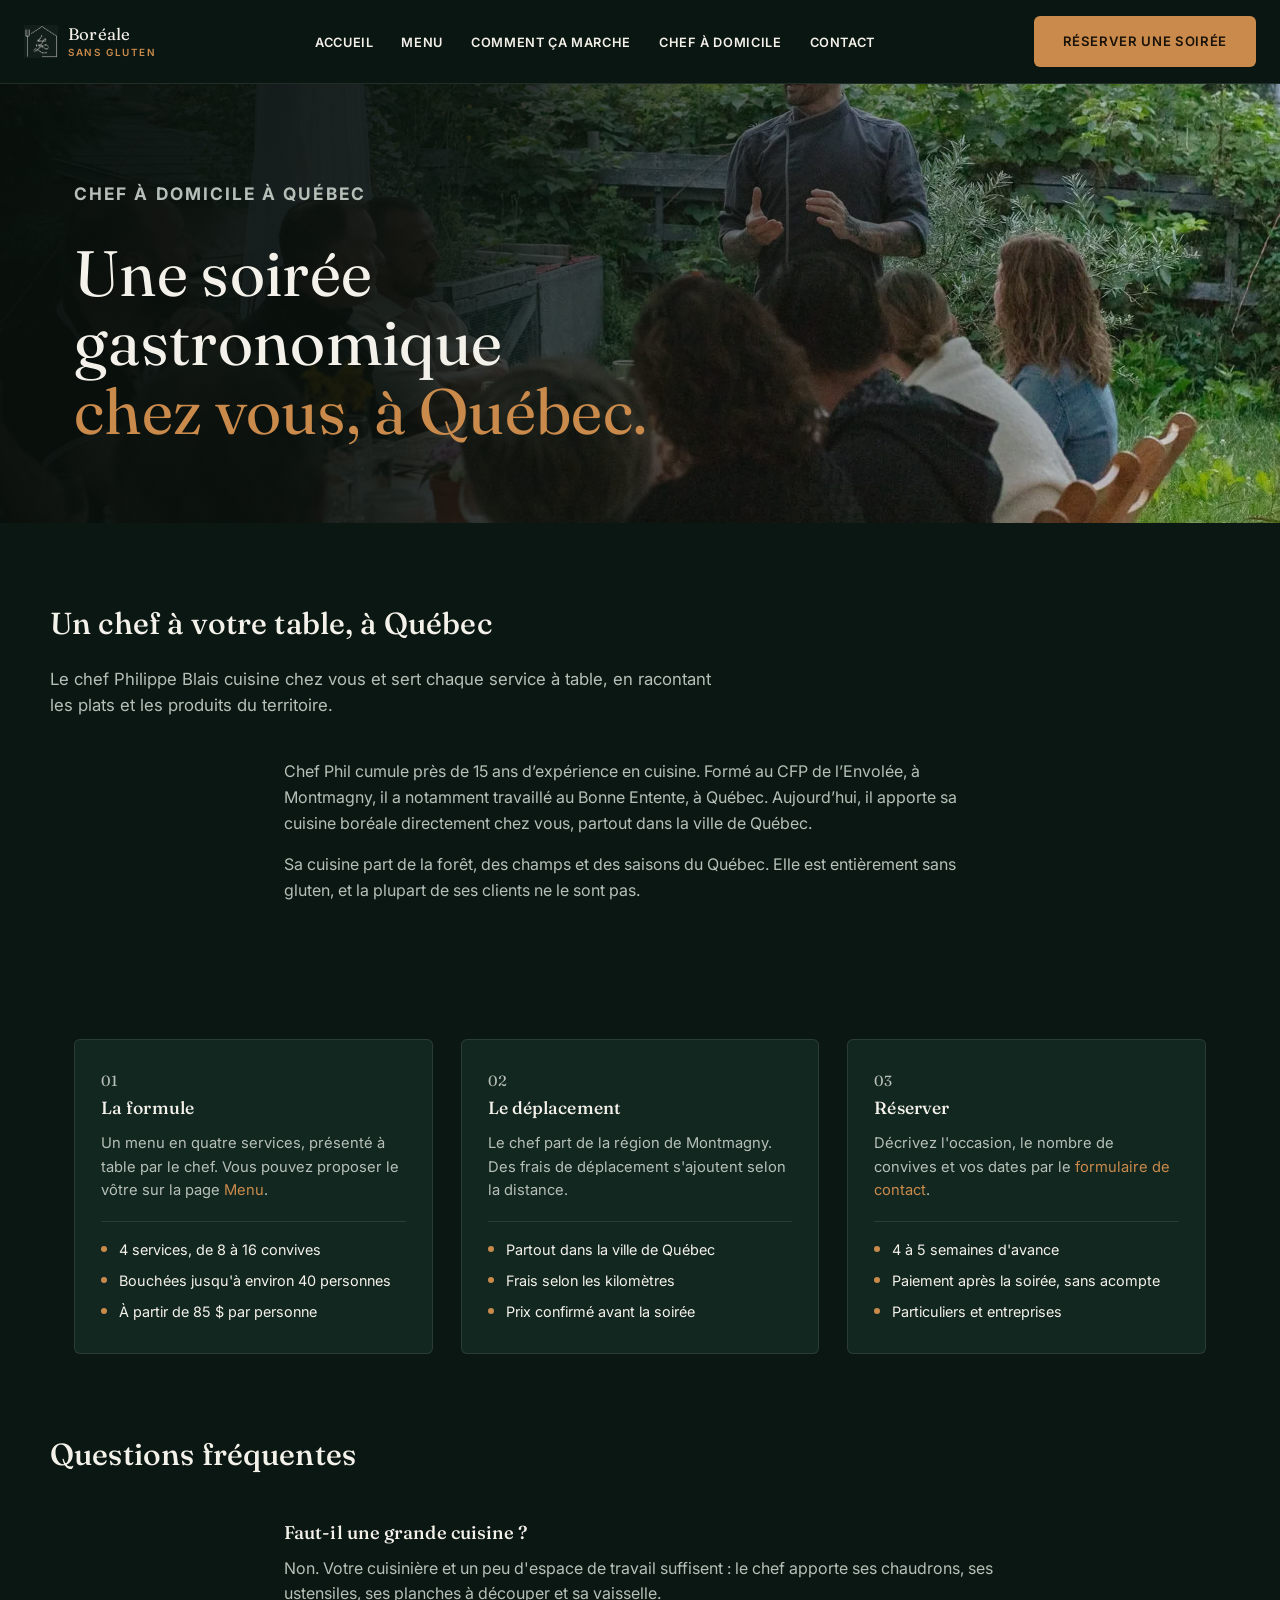
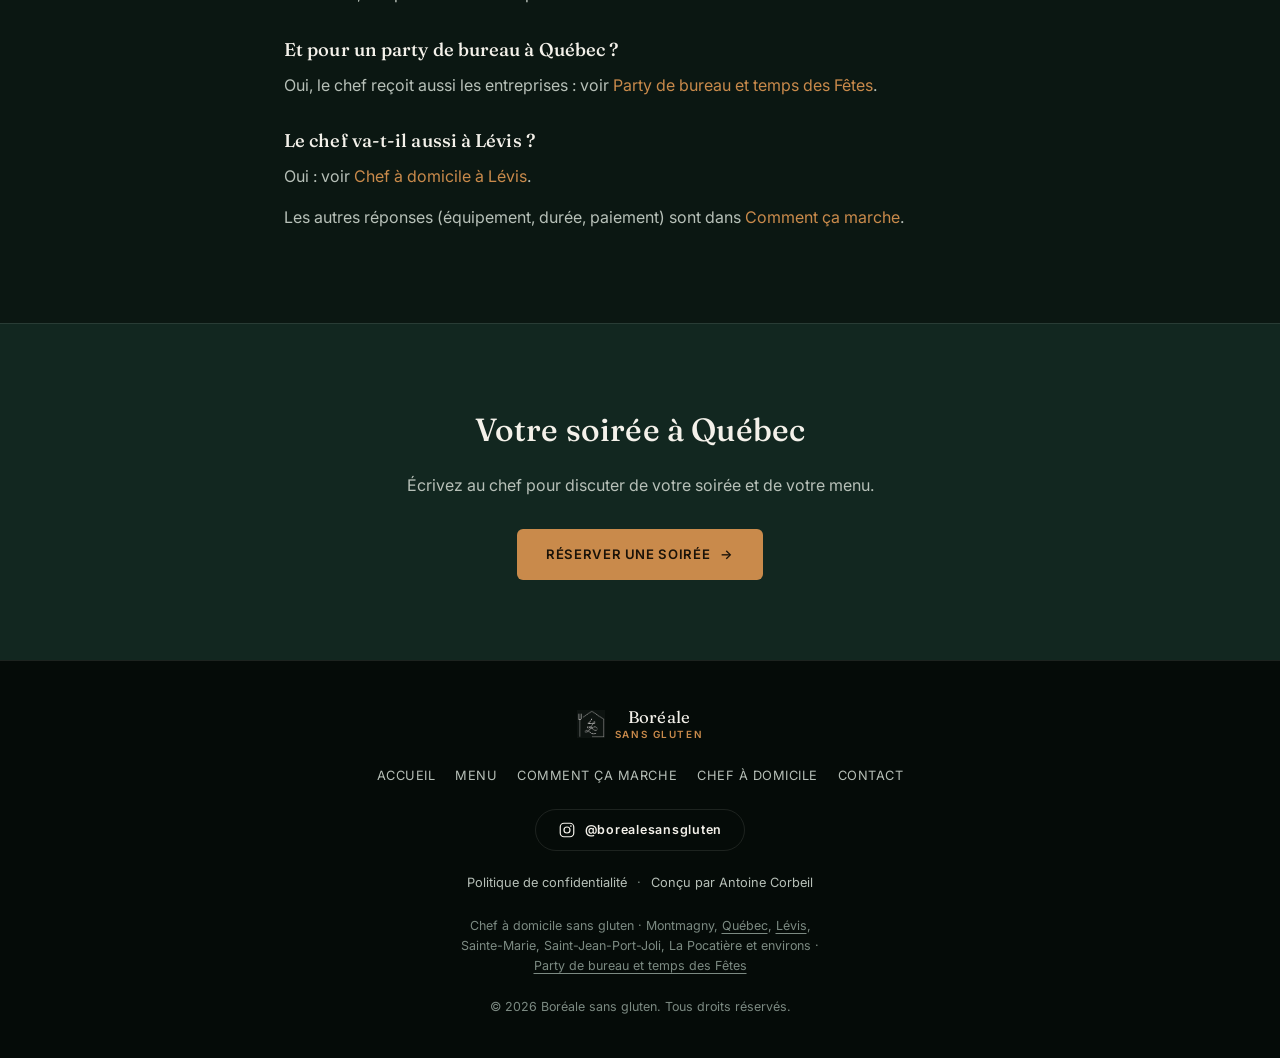
<file: public/chef-a-domicile-quebec.html>
<!DOCTYPE html>
<html lang="fr">
<head>
  <meta charset="UTF-8" />
  <meta name="viewport" content="width=device-width, initial-scale=1.0" />
  <title>Chef à domicile à Québec, cuisine boréale sans gluten — Boréale sans gluten</title>
  <meta name="description" content="Chef à domicile à Québec : le chef Philippe Blais cuisine et sert chez vous un menu boréal en quatre services, 100 % sans gluten. De 8 à 16 convives, dès 85 $ par personne." />
  <link rel="canonical" href="https://xn--boralesansgluten-dqb.ca/chef-a-domicile-quebec" />
  <meta property="og:type" content="website" />
  <meta property="og:site_name" content="Boréale sans gluten" />
  <meta property="og:locale" content="fr_CA" />
  <meta property="og:title" content="Chef à domicile à Québec, cuisine boréale sans gluten — Boréale sans gluten" />
  <meta property="og:description" content="Chef à domicile à Québec : le chef Philippe Blais cuisine et sert chez vous un menu boréal en quatre services, 100 % sans gluten. De 8 à 16 convives, dès 85 $ par personne." />
  <meta property="og:url" content="https://xn--boralesansgluten-dqb.ca/chef-a-domicile-quebec" />
  <meta property="og:image" content="https://xn--boralesansgluten-dqb.ca/images/partage-social.jpg" />
  <meta property="og:image:width" content="1200" />
  <meta property="og:image:height" content="630" />
  <meta property="og:image:alt" content="Bouchées de la cuisine boréale dressées sur ardoise" />
  <meta name="twitter:card" content="summary_large_image" />
  <meta name="twitter:title" content="Chef à domicile à Québec, cuisine boréale sans gluten — Boréale sans gluten" />
  <meta name="twitter:description" content="Chef à domicile à Québec : le chef Philippe Blais cuisine et sert chez vous un menu boréal en quatre services, 100 % sans gluten. De 8 à 16 convives, dès 85 $ par personne." />
  <meta name="twitter:image" content="https://xn--boralesansgluten-dqb.ca/images/partage-social.jpg" />
  <meta name="theme-color" content="#0b1712" />
  <link rel="preconnect" href="https://fonts.googleapis.com" />
  <link rel="preconnect" href="https://fonts.gstatic.com" crossorigin />
  <link href="https://fonts.googleapis.com/css2?family=Fraunces:ital,wght@0,400;0,500;1,500&family=Inter:wght@400;500;600;700&display=swap" rel="stylesheet" />
  <link rel="icon" type="image/x-icon" href="favicon.ico" />
  <link rel="icon" type="image/png" sizes="32x32" href="favicon-32x32.png" />
  <link rel="icon" type="image/png" sizes="16x16" href="favicon-16x16.png" />
  <link rel="apple-touch-icon" href="apple-touch-icon.png" />
  <link rel="stylesheet" href="css/style.css" />
</head>
<body>
  <a class="skip-link" href="#contenu">Aller au contenu</a>
  <header class="site-header">
    <a href="index.html" class="logo"><img src="images/logo-icone.webp" width="34" height="34" alt="" class="logo-mark" decoding="async" /><span class="logo-text">Boréale<span class="ligne-2">Sans gluten</span></span></a>
    <nav class="main-nav" aria-label="Navigation principale"><ul>
      <li><a href="index.html">Accueil</a></li><li><a href="menu.html">Menu</a></li><li><a href="services.html">Comment ça marche</a></li><li><a href="a-propos.html">Chef à domicile</a></li><li><a href="contact.html">Contact</a></li>
    </ul></nav>
    <div class="header-actions">
      <a href="contact.html" class="btn btn-primary btn-reserver">Réserver<span class="btn-suite">&nbsp;une soirée</span></a>
      <button class="nav-toggle" aria-label="Ouvrir le menu" aria-expanded="false"><span></span><span></span><span></span></button>
    </div>
  </header>

    <main id="contenu">
    <section class="hero hero--court">
      <div class="hero-media"><img src="images/hero-chef-presentation.webp" width="1920" height="1280" alt="Le chef à domicile présente son menu à ses convives, à table" loading="eager" decoding="async" fetchpriority="high" style="object-position: center 46%;" /></div>
      <div class="hero-scrim"></div>
      <div class="hero-content">
        <p class="hero-tag">Chef à domicile à Québec</p>
        <h1>Une soirée gastronomique<br /><span class="accent">chez vous, à Québec.</span></h1>
      </div>
    </section>

    <section class="content-section">
      <div class="section-head">
        <h2>Un chef à votre table, à Québec</h2>
        <p class="lede">Le chef Philippe Blais cuisine chez vous et sert chaque service à table, en racontant les plats et les produits du territoire.</p>
      </div>
      <div class="container" style="max-width:760px;">
        <div class="about-text">
          <p>Chef Phil cumule près de 15 ans d’expérience en cuisine. Formé au CFP de l’Envolée, à Montmagny, il a notamment travaillé au Bonne Entente, à Québec. Aujourd’hui, il apporte sa cuisine boréale directement chez vous, partout dans la ville de Québec.</p>
          <p>Sa cuisine part de la forêt, des champs et des saisons du Québec. Elle est entièrement sans gluten, et la plupart de ses clients ne le sont pas.</p>
        </div>
      </div>
    </section>

    <section class="content-section" style="padding-top:0;">
      <div class="container steps-grid">
        <div class="step-card">
          <p class="step-num">01</p>
          <h3>La formule</h3>
          <p>Un menu en quatre services, présenté à table par le chef. Vous pouvez proposer le vôtre sur la page <a href="menu.html" class="accent">Menu</a>.</p>
          <ul class="step-faits">
            <li>4 services, de 8 à 16 convives</li>
            <li>Bouchées jusqu'à environ 40 personnes</li>
            <li>À partir de 85&nbsp;$ par personne</li>
          </ul>
        </div>
        <div class="step-card">
          <p class="step-num">02</p>
          <h3>Le déplacement</h3>
          <p>Le chef part de la région de Montmagny. Des frais de déplacement s'ajoutent selon la distance.</p>
          <ul class="step-faits">
            <li>Partout dans la ville de Québec</li>
            <li>Frais selon les kilomètres</li>
            <li>Prix confirmé avant la soirée</li>
          </ul>
        </div>
        <div class="step-card">
          <p class="step-num">03</p>
          <h3>Réserver</h3>
          <p>Décrivez l'occasion, le nombre de convives et vos dates par le <a href="contact.html" class="accent">formulaire de contact</a>.</p>
          <ul class="step-faits">
            <li>4 à 5 semaines d'avance</li>
            <li>Paiement après la soirée, sans acompte</li>
            <li>Particuliers et entreprises</li>
          </ul>
        </div>
      </div>
    </section>

    <section class="content-section page-locale-faq" style="padding-top:0;">
      <div class="section-head">
        <h2>Questions fréquentes</h2>
      </div>
      <div class="container" style="max-width:760px;">
        <div class="about-text">
          <h3>Faut-il une grande cuisine ?</h3>
          <p>Non. Votre cuisinière et un peu d'espace de travail suffisent : le chef apporte ses chaudrons, ses ustensiles, ses planches à découper et sa vaisselle.</p>
          <h3>Et pour un party de bureau à Québec ?</h3>
          <p>Oui, le chef reçoit aussi les entreprises : voir <a href="party-de-bureau.html" class="accent">Party de bureau et temps des Fêtes</a>.</p>
          <h3>Le chef va-t-il aussi à Lévis ?</h3>
          <p>Oui : voir <a href="chef-a-domicile-levis.html" class="accent">Chef à domicile à Lévis</a>.</p>
          <p>Les autres réponses (équipement, durée, paiement) sont dans <a href="services.html" class="accent">Comment ça marche</a>.</p>
        </div>
      </div>
    </section>

    <section class="cta-section">
      <div class="container">
        <h2>Votre soirée à Québec</h2>
        <p>Écrivez au chef pour discuter de votre soirée et de votre menu.</p>
        <a href="contact.html" class="btn btn-primary">Réserver une soirée <span class="btn-arrow">→</span></a>
      </div>
    </section>
  </main>

  <footer class="site-footer">
    <div class="footer-inner">
      <a href="index.html" class="logo"><img src="images/logo-icone.webp" width="28" height="28" alt="" class="logo-mark" loading="lazy" decoding="async" /><span class="logo-text">Boréale<span class="ligne-2">Sans gluten</span></span></a>
      <nav class="footer-nav" aria-label="Navigation de pied de page"><ul>
        <li><a href="index.html">Accueil</a></li><li><a href="menu.html">Menu</a></li><li><a href="services.html">Comment ça marche</a></li><li><a href="a-propos.html">Chef à domicile</a></li><li><a href="contact.html">Contact</a></li>
      </ul></nav>
      <a class="footer-social" href="https://www.instagram.com/borealesansgluten/" target="_blank" rel="noopener"><svg width="18" height="18" viewBox="0 0 24 24" fill="none" aria-hidden="true"><rect x="3" y="3" width="18" height="18" rx="5" stroke="currentColor" stroke-width="1.6"/><circle cx="12" cy="12" r="4" stroke="currentColor" stroke-width="1.6"/><circle cx="17.2" cy="6.8" r="1.1" fill="currentColor"/></svg><span>@borealesansgluten</span></a>
      <div class="footer-legal"><a href="confidentialite.html">Politique de confidentialité</a><span class="footer-sep" aria-hidden="true">&middot;</span><a href="https://lasynthase.ca/contact.vcf" title="Ajouter Antoine Corbeil à vos contacts">Conçu par Antoine Corbeil</a></div>
      <p class="footer-zone">Chef à domicile sans gluten · Montmagny, <a href="chef-a-domicile-quebec.html">Québec</a>, <a href="chef-a-domicile-levis.html">Lévis</a>, Sainte-Marie, Saint-Jean-Port-Joli, La Pocatière et environs · <a href="party-de-bureau.html">Party de bureau et temps des Fêtes</a></p>
      <p class="copyright">© 2026 Boréale sans gluten. Tous droits réservés.</p>
    </div>
  </footer>
  <script src="js/main.js"></script>
</body>
</html>
</file>
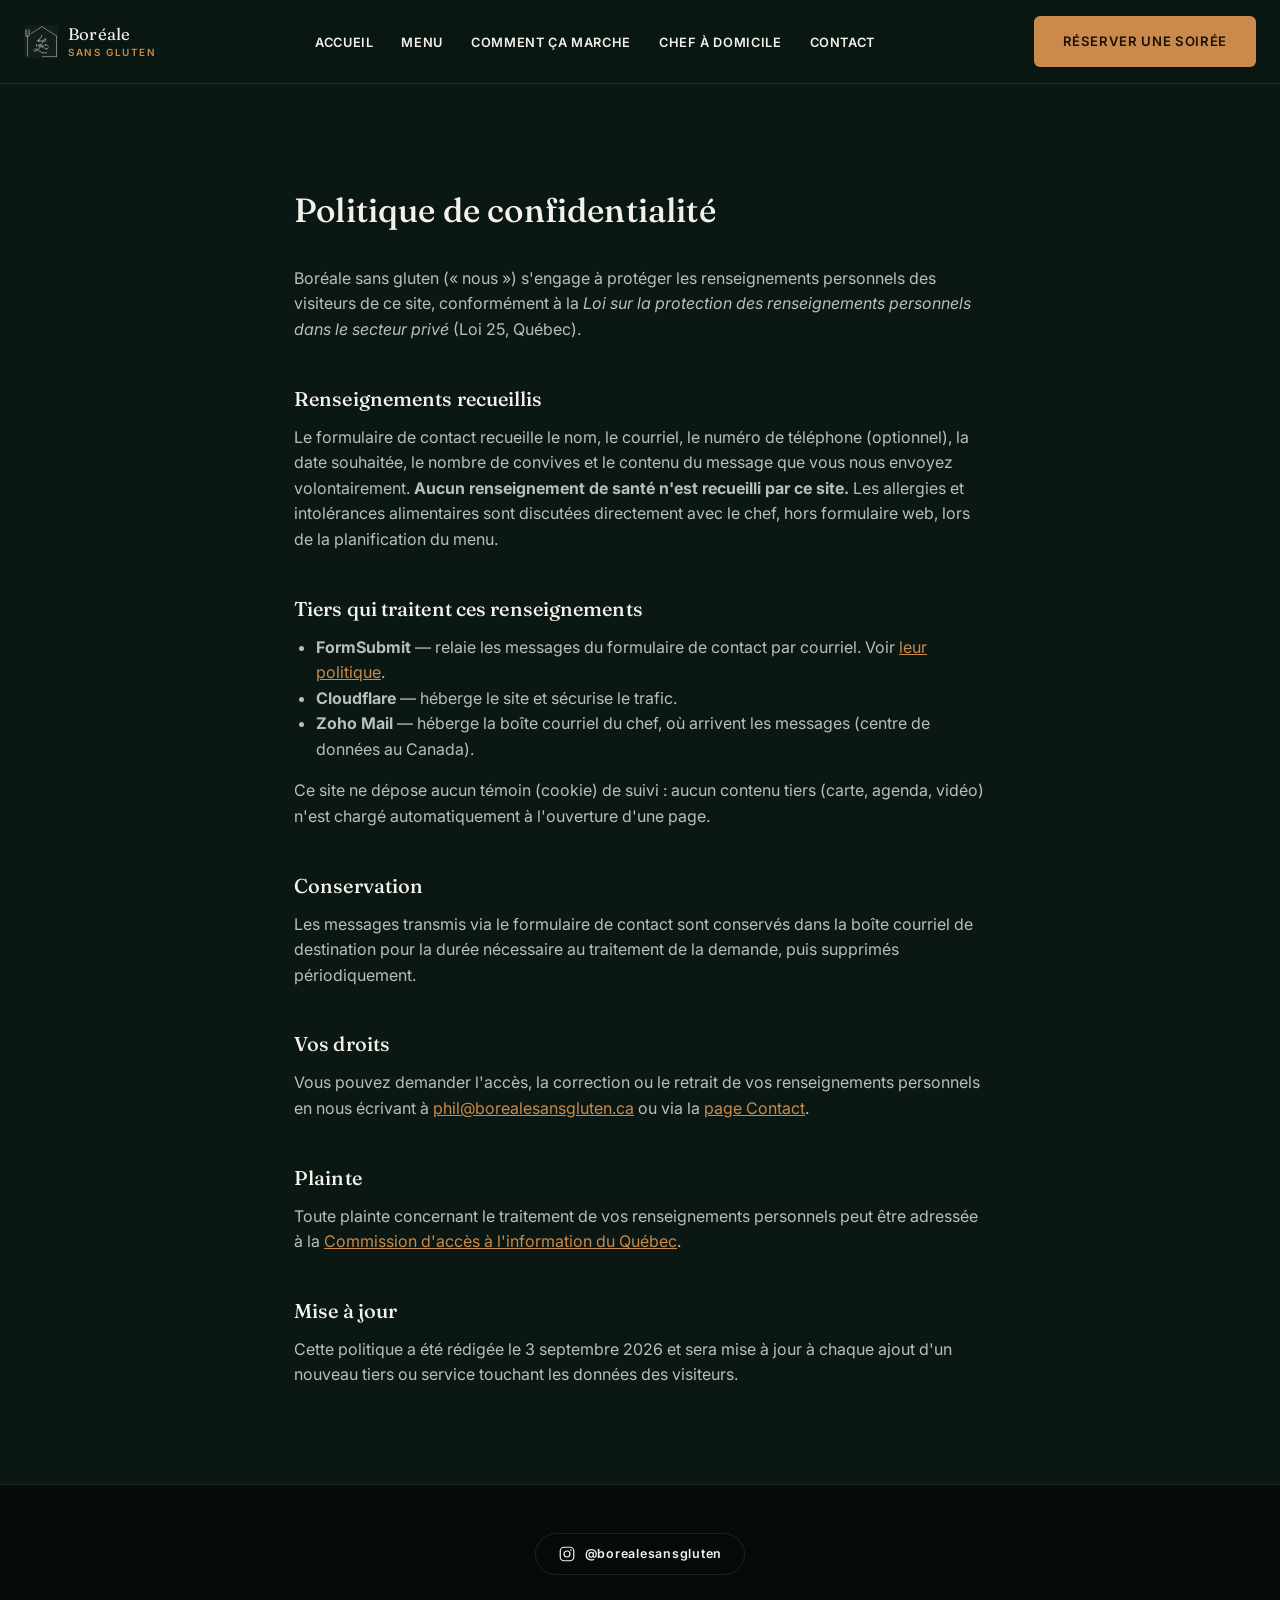
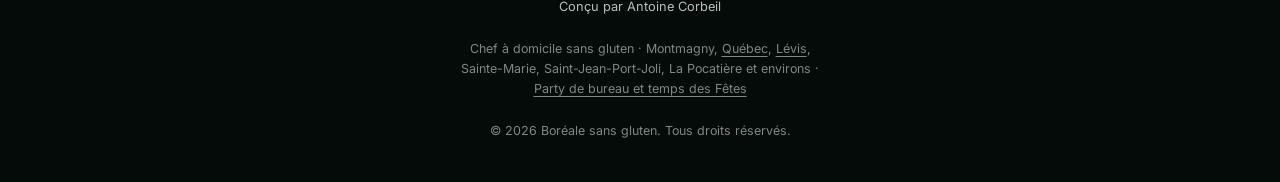
<file: public/confidentialite.html>
<!DOCTYPE html>
<html lang="fr">
<head>
  <meta charset="UTF-8" />
  <meta name="viewport" content="width=device-width, initial-scale=1.0" />
  <title>Politique de confidentialité — Boréale sans gluten</title>
  <meta name="description" content="Politique de confidentialité de Boréale sans gluten — collecte, usage et conservation des renseignements personnels." />
  <link rel="canonical" href="https://xn--boralesansgluten-dqb.ca/confidentialite" />
  <meta property="og:type" content="website" />
  <meta property="og:site_name" content="Boréale sans gluten" />
  <meta property="og:locale" content="fr_CA" />
  <meta property="og:title" content="Politique de confidentialité — Boréale sans gluten" />
  <meta property="og:description" content="Politique de confidentialité de Boréale sans gluten — collecte, usage et conservation des renseignements personnels." />
  <meta property="og:url" content="https://xn--boralesansgluten-dqb.ca/confidentialite" />
  <meta property="og:image" content="https://xn--boralesansgluten-dqb.ca/images/partage-social.jpg" />
  <meta property="og:image:width" content="1200" />
  <meta property="og:image:height" content="630" />
  <meta property="og:image:alt" content="Bouchées de la cuisine boréale dressées sur ardoise" />
  <meta name="twitter:card" content="summary_large_image" />
  <meta name="twitter:title" content="Politique de confidentialité — Boréale sans gluten" />
  <meta name="twitter:description" content="Politique de confidentialité de Boréale sans gluten — collecte, usage et conservation des renseignements personnels." />
  <meta name="twitter:image" content="https://xn--boralesansgluten-dqb.ca/images/partage-social.jpg" />
  <meta name="theme-color" content="#0b1712" />
  <link rel="preconnect" href="https://fonts.googleapis.com" />
  <link rel="preconnect" href="https://fonts.gstatic.com" crossorigin />
  <link href="https://fonts.googleapis.com/css2?family=Fraunces:ital,wght@0,400;0,500;1,500&family=Inter:wght@400;500;600;700&display=swap" rel="stylesheet" />
  <link rel="icon" type="image/x-icon" href="favicon.ico" />
  <link rel="icon" type="image/png" sizes="32x32" href="favicon-32x32.png" />
  <link rel="icon" type="image/png" sizes="16x16" href="favicon-16x16.png" />
  <link rel="apple-touch-icon" href="apple-touch-icon.png" />
  <link rel="stylesheet" href="css/style.css" />
</head>
<body>
  <a class="skip-link" href="#contenu">Aller au contenu</a>
  <header class="site-header">
    <a href="index.html" class="logo"><img src="images/logo-icone.webp" width="34" height="34" alt="" class="logo-mark" decoding="async" /><span class="logo-text">Boréale<span class="ligne-2">Sans gluten</span></span></a>
    <nav class="main-nav" aria-label="Navigation principale"><ul>
      <li><a href="index.html">Accueil</a></li><li><a href="menu.html">Menu</a></li><li><a href="services.html">Comment ça marche</a></li><li><a href="a-propos.html">Chef à domicile</a></li><li><a href="contact.html">Contact</a></li>
    </ul></nav>
    <div class="header-actions">
      <a href="contact.html" class="btn btn-primary btn-reserver">Réserver<span class="btn-suite">&nbsp;une soirée</span></a>
      <button class="nav-toggle" aria-label="Ouvrir le menu" aria-expanded="false"><span></span><span></span><span></span></button>
    </div>
  </header>

  <main id="contenu" class="prose">
    <h1>Politique de confidentialité</h1>
    <p>Boréale sans gluten (« nous ») s'engage à protéger les renseignements personnels des visiteurs de ce site,
    conformément à la <em>Loi sur la protection des renseignements personnels dans le secteur privé</em>
    (Loi 25, Québec).</p>

    <h2>Renseignements recueillis</h2>
    <p>Le formulaire de contact recueille le nom, le courriel, le numéro de téléphone (optionnel), la
    date souhaitée, le nombre de convives et le contenu du message que vous nous envoyez
    volontairement. <strong>Aucun renseignement de santé n'est recueilli par ce site.</strong> Les
    allergies et intolérances alimentaires sont discutées directement avec le chef, hors formulaire
    web, lors de la planification du menu.</p>

    <h2>Tiers qui traitent ces renseignements</h2>
    <ul>
      <li><strong>FormSubmit</strong> — relaie les messages du formulaire de contact par courriel. Voir
        <a href="https://formsubmit.co/privacy-policy" target="_blank" rel="noopener">leur politique</a>.</li>
      <li><strong>Cloudflare</strong> — héberge le site et sécurise le trafic.</li>
      <li><strong>Zoho Mail</strong> — héberge la boîte courriel du chef, où arrivent les messages
        (centre de données au Canada).</li>
    </ul>
    <p>Ce site ne dépose aucun témoin (cookie) de suivi : aucun contenu tiers (carte, agenda, vidéo)
    n'est chargé automatiquement à l'ouverture d'une page.</p>

    <h2>Conservation</h2>
    <p>Les messages transmis via le formulaire de contact sont conservés dans la boîte courriel de
    destination pour la durée nécessaire au traitement de la demande, puis supprimés périodiquement.</p>

    <h2>Vos droits</h2>
    <p>Vous pouvez demander l'accès, la correction ou le retrait de vos renseignements personnels en
    nous écrivant à <a href="mailto:phil@borealesansgluten.ca">phil@borealesansgluten.ca</a> ou via la
    <a href="contact.html">page Contact</a>.</p>

    <h2>Plainte</h2>
    <p>Toute plainte concernant le traitement de vos renseignements personnels peut être adressée à la
    <a href="https://www.cai.gouv.qc.ca/" target="_blank" rel="noopener">Commission d'accès à
    l'information du Québec</a>.</p>

    <h2>Mise à jour</h2>
    <p>Cette politique a été rédigée le 3 septembre 2026 et sera mise à jour à chaque ajout d'un
    nouveau tiers ou service touchant les données des visiteurs.</p>
  </main>

  <footer class="site-footer">
    <div class="footer-inner">
      <a class="footer-social" href="https://www.instagram.com/borealesansgluten/" target="_blank" rel="noopener"><svg width="18" height="18" viewBox="0 0 24 24" fill="none" aria-hidden="true"><rect x="3" y="3" width="18" height="18" rx="5" stroke="currentColor" stroke-width="1.6"/><circle cx="12" cy="12" r="4" stroke="currentColor" stroke-width="1.6"/><circle cx="17.2" cy="6.8" r="1.1" fill="currentColor"/></svg><span>@borealesansgluten</span></a>
      <div class="footer-legal"><a href="https://lasynthase.ca/contact.vcf" title="Ajouter Antoine Corbeil à vos contacts">Conçu par Antoine Corbeil</a></div>
      <p class="footer-zone">Chef à domicile sans gluten · Montmagny, <a href="chef-a-domicile-quebec.html">Québec</a>, <a href="chef-a-domicile-levis.html">Lévis</a>, Sainte-Marie, Saint-Jean-Port-Joli, La Pocatière et environs · <a href="party-de-bureau.html">Party de bureau et temps des Fêtes</a></p>
      <p class="copyright">© 2026 Boréale sans gluten. Tous droits réservés.</p>
    </div>
  </footer>
  <script src="js/main.js"></script>
</body>
</html>
</file>
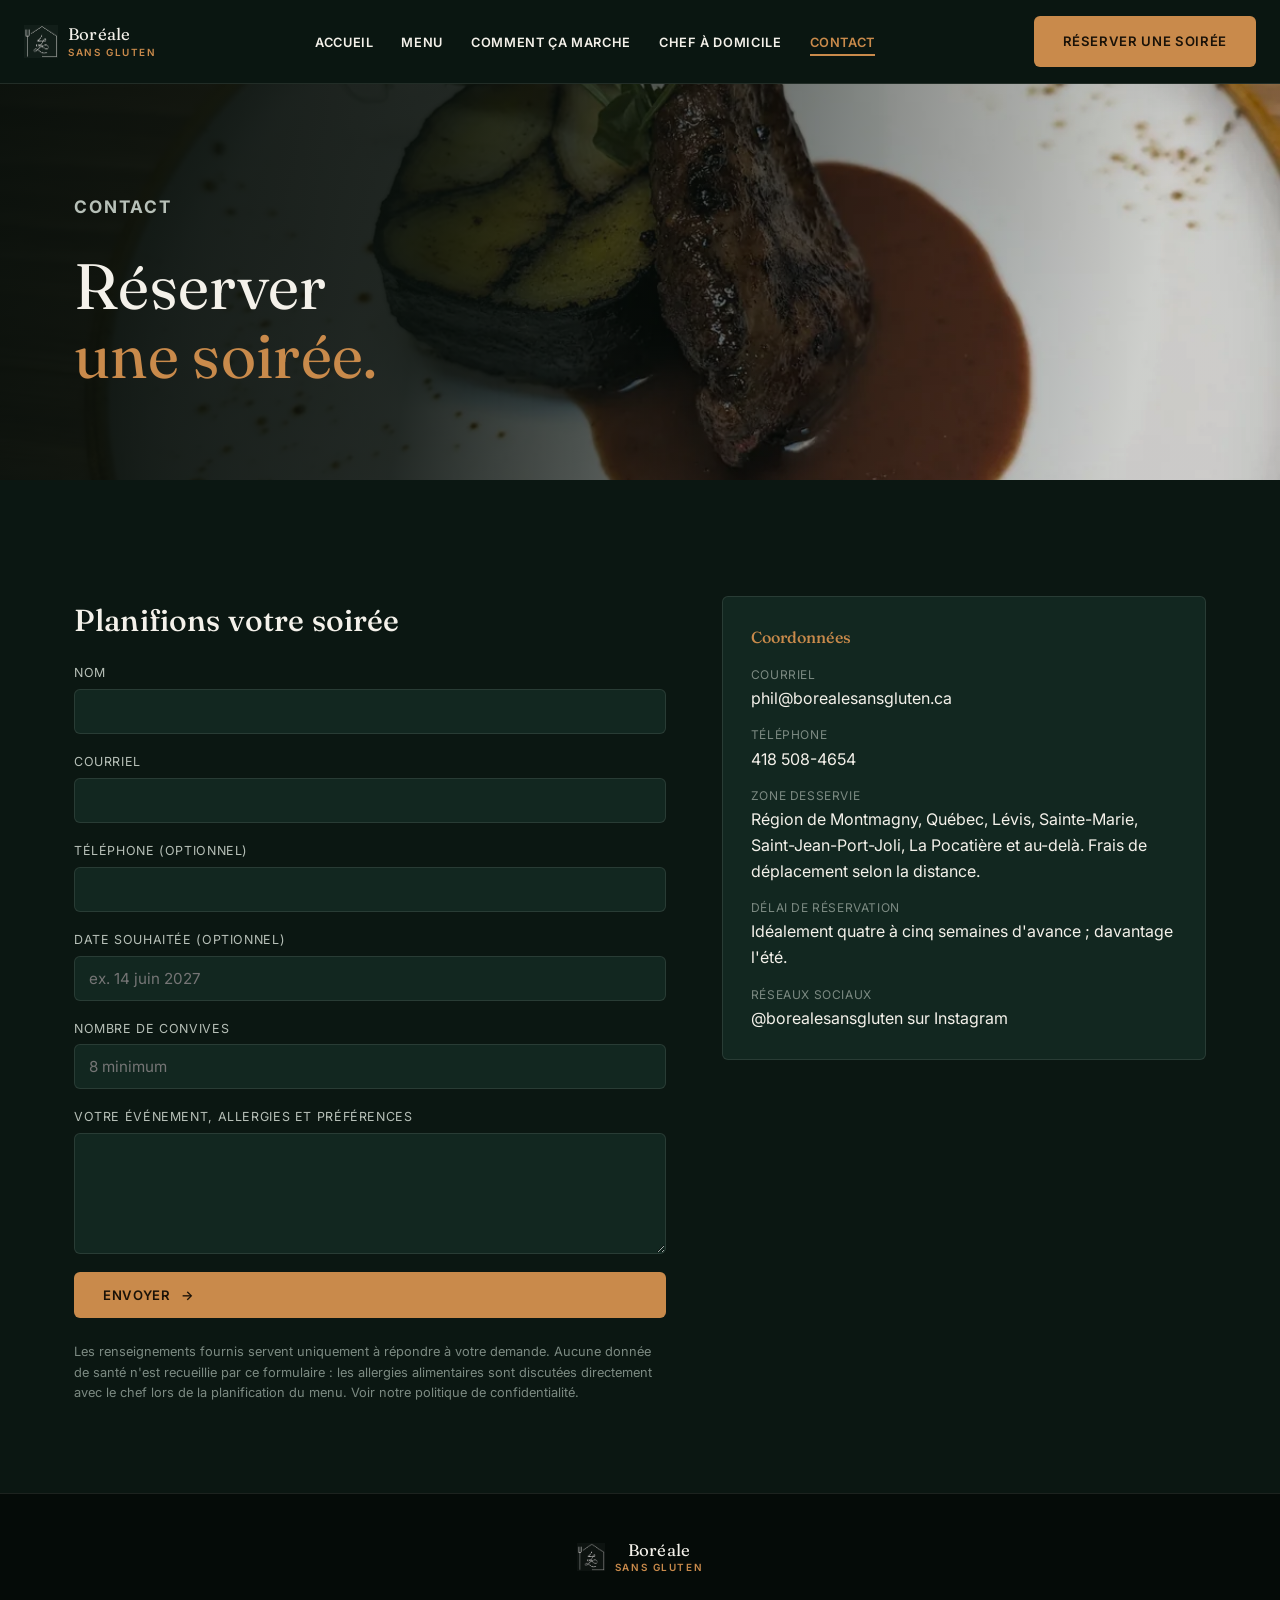
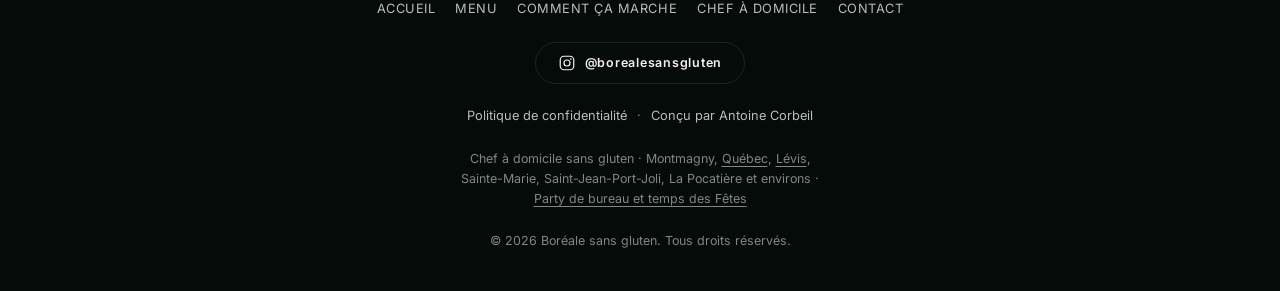
<file: public/contact.html>
<!DOCTYPE html>
<html lang="fr">
<head>
  <meta charset="UTF-8" />
  <meta name="viewport" content="width=device-width, initial-scale=1.0" />
  <title>Réserver un chef à domicile à Montmagny, Québec ou Lévis — Boréale sans gluten</title>
  <meta name="description" content="Réservez votre chef à domicile : une soirée gastronomique boréale, 100 % sans gluten, chez vous, dans la région de Montmagny, à Québec, à Lévis et environs. 418 508-4654." />
  <link rel="canonical" href="https://xn--boralesansgluten-dqb.ca/contact" />
  <meta property="og:type" content="website" />
  <meta property="og:site_name" content="Boréale sans gluten" />
  <meta property="og:locale" content="fr_CA" />
  <meta property="og:title" content="Réserver un chef à domicile à Montmagny, Québec ou Lévis — Boréale sans gluten" />
  <meta property="og:description" content="Réservez votre chef à domicile : une soirée gastronomique boréale, 100 % sans gluten, chez vous, dans la région de Montmagny, à Québec, à Lévis et environs. 418 508-4654." />
  <meta property="og:url" content="https://xn--boralesansgluten-dqb.ca/contact" />
  <meta property="og:image" content="https://xn--boralesansgluten-dqb.ca/images/partage-social.jpg" />
  <meta property="og:image:width" content="1200" />
  <meta property="og:image:height" content="630" />
  <meta property="og:image:alt" content="Bouchées de la cuisine boréale dressées sur ardoise" />
  <meta name="twitter:card" content="summary_large_image" />
  <meta name="twitter:title" content="Réserver un chef à domicile à Montmagny, Québec ou Lévis — Boréale sans gluten" />
  <meta name="twitter:description" content="Réservez votre chef à domicile : une soirée gastronomique boréale, 100 % sans gluten, chez vous, dans la région de Montmagny, à Québec, à Lévis et environs. 418 508-4654." />
  <meta name="twitter:image" content="https://xn--boralesansgluten-dqb.ca/images/partage-social.jpg" />
  <meta name="theme-color" content="#0b1712" />
  <link rel="preconnect" href="https://fonts.googleapis.com" />
  <link rel="preconnect" href="https://fonts.gstatic.com" crossorigin />
  <link href="https://fonts.googleapis.com/css2?family=Fraunces:ital,wght@0,400;0,500;1,500&family=Inter:wght@400;500;600;700&display=swap" rel="stylesheet" />
  <link rel="icon" type="image/x-icon" href="favicon.ico" />
  <link rel="icon" type="image/png" sizes="32x32" href="favicon-32x32.png" />
  <link rel="icon" type="image/png" sizes="16x16" href="favicon-16x16.png" />
  <link rel="apple-touch-icon" href="apple-touch-icon.png" />
  <link rel="stylesheet" href="css/style.css" />
</head>
<body>
  <a class="skip-link" href="#contenu">Aller au contenu</a>
  <header class="site-header">
    <a href="index.html" class="logo"><img src="images/logo-icone.webp" width="34" height="34" alt="" class="logo-mark" decoding="async" /><span class="logo-text">Boréale<span class="ligne-2">Sans gluten</span></span></a>
    <nav class="main-nav" aria-label="Navigation principale"><ul>
      <li><a href="index.html">Accueil</a></li><li><a href="menu.html">Menu</a></li><li><a href="services.html">Comment ça marche</a></li><li><a href="a-propos.html">Chef à domicile</a></li><li><a href="contact.html" class="active">Contact</a></li>
    </ul></nav>
    <div class="header-actions">
      <a href="contact.html" class="btn btn-primary btn-reserver">Réserver<span class="btn-suite">&nbsp;une soirée</span></a>
      <button class="nav-toggle" aria-label="Ouvrir le menu" aria-expanded="false"><span></span><span></span><span></span></button>
    </div>
  </header>

  <main id="contenu">
    <section class="hero hero--court">
      <div class="hero-media"><img src="images/plat-boeuf-jus.webp" width="1200" height="1200" alt="" loading="eager" decoding="async" /></div>
      <div class="hero-scrim"></div>
      <div class="hero-content">
        <p class="hero-tag">Contact</p>
        <h1>Réserver<br /><span class="accent">une soirée.</span></h1>
      </div>
    </section>

    <section class="content-section">
      <div class="container contact-layout">
        <div>
          <h2>Planifions votre soirée</h2>
          <!--
            Destination : la boîte Zoho du chef (depuis le 2026-11-07). Changer d'adresse
            demande une nouvelle activation FormSubmit (courriel de confirmation au premier envoi).
          -->
          <form class="contact-form" action="https://formsubmit.co/phil@borealesansgluten.ca" method="POST">
            <input type="hidden" name="_next" value="https://xn--boralesansgluten-dqb.ca/contact.html?envoye=1" />
            <input type="hidden" name="_subject" value="Nouvelle demande de réservation — Boréale sans gluten" />
            <input type="text" name="_honey" style="display:none" tabindex="-1" autocomplete="off" />
            <div class="form-row">
              <label for="nom">Nom</label>
              <input type="text" id="nom" name="Nom" required />
            </div>
            <div class="form-row">
              <label for="courriel">Courriel</label>
              <input type="email" id="courriel" name="Courriel" required />
            </div>
            <div class="form-row">
              <label for="telephone">Téléphone (optionnel)</label>
              <input type="tel" id="telephone" name="Téléphone" />
            </div>
            <div class="form-row">
              <label for="date">Date souhaitée (optionnel)</label>
              <input type="text" id="date" name="Date souhaitée" placeholder="ex. 14 juin 2027" />
            </div>
            <div class="form-row">
              <label for="convives">Nombre de convives</label>
              <input type="text" id="convives" name="Nombre de convives" placeholder="8 minimum" />
            </div>
            <div class="form-row">
              <label for="message">Votre événement, allergies et préférences</label>
              <textarea id="message" name="Message" rows="5" required></textarea>
            </div>
            <button type="submit" class="btn btn-primary">Envoyer <span class="btn-arrow">→</span></button>
            <p class="form-note">
              Les renseignements fournis servent uniquement à répondre à votre demande. Aucune donnée
              de santé n'est recueillie par ce formulaire : les allergies alimentaires sont discutées
              directement avec le chef lors de la planification du menu. Voir notre
              <a href="confidentialite.html">politique de confidentialité</a>.
            </p>
          </form>
        </div>

        <aside class="contact-infos">
          <h3>Coordonnées</h3>
          <dl>
            <dt>Courriel</dt>
            <dd><a href="mailto:phil@borealesansgluten.ca">phil@borealesansgluten.ca</a></dd>
            <dt>Téléphone</dt>
            <dd><a href="tel:+14185084654">418 508-4654</a></dd>
            <dt>Zone desservie</dt>
            <dd>Région de Montmagny, Québec, Lévis, Sainte-Marie, Saint-Jean-Port-Joli, La Pocatière et au-delà. Frais de déplacement selon la distance.</dd>
            <dt>Délai de réservation</dt>
            <dd>Idéalement quatre à cinq semaines d'avance ; davantage l'été.</dd>
            <dt>Réseaux sociaux</dt>
            <dd><a href="https://www.instagram.com/borealesansgluten/" target="_blank" rel="noopener">@borealesansgluten</a> sur Instagram</dd>
          </dl>
        </aside>
      </div>
    </section>
  </main>

  <footer class="site-footer">
    <div class="footer-inner">
      <a href="index.html" class="logo"><img src="images/logo-icone.webp" width="28" height="28" alt="" class="logo-mark" loading="lazy" decoding="async" /><span class="logo-text">Boréale<span class="ligne-2">Sans gluten</span></span></a>
      <nav class="footer-nav" aria-label="Navigation de pied de page"><ul>
        <li><a href="index.html">Accueil</a></li><li><a href="menu.html">Menu</a></li><li><a href="services.html">Comment ça marche</a></li><li><a href="a-propos.html">Chef à domicile</a></li><li><a href="contact.html">Contact</a></li>
      </ul></nav>
      <a class="footer-social" href="https://www.instagram.com/borealesansgluten/" target="_blank" rel="noopener"><svg width="18" height="18" viewBox="0 0 24 24" fill="none" aria-hidden="true"><rect x="3" y="3" width="18" height="18" rx="5" stroke="currentColor" stroke-width="1.6"/><circle cx="12" cy="12" r="4" stroke="currentColor" stroke-width="1.6"/><circle cx="17.2" cy="6.8" r="1.1" fill="currentColor"/></svg><span>@borealesansgluten</span></a>
      <div class="footer-legal"><a href="confidentialite.html">Politique de confidentialité</a><span class="footer-sep" aria-hidden="true">&middot;</span><a href="https://lasynthase.ca/contact.vcf" title="Ajouter Antoine Corbeil à vos contacts">Conçu par Antoine Corbeil</a></div>
      <p class="footer-zone">Chef à domicile sans gluten · Montmagny, <a href="chef-a-domicile-quebec.html">Québec</a>, <a href="chef-a-domicile-levis.html">Lévis</a>, Sainte-Marie, Saint-Jean-Port-Joli, La Pocatière et environs · <a href="party-de-bureau.html">Party de bureau et temps des Fêtes</a></p>
      <p class="copyright">© 2026 Boréale sans gluten. Tous droits réservés.</p>
    </div>
  </footer>
  <script src="js/main.js"></script>
</body>
</html>
</file>
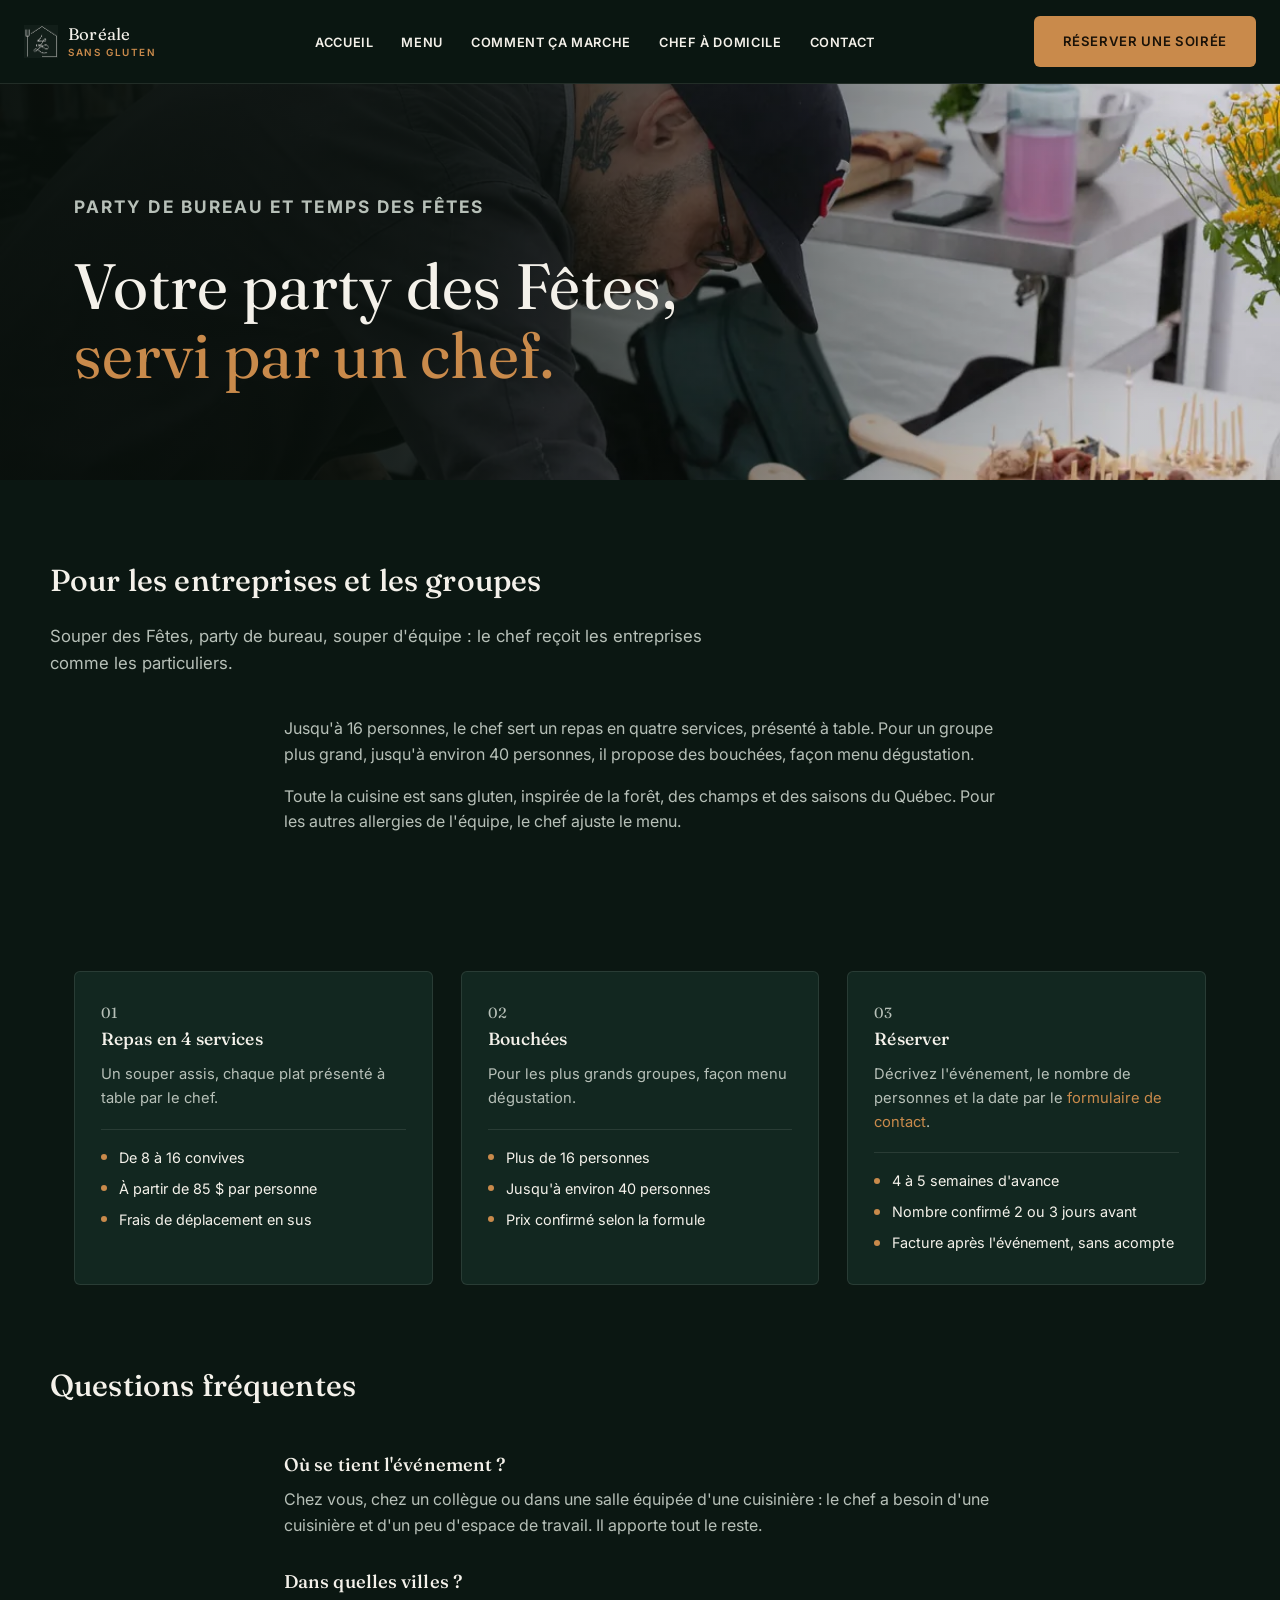
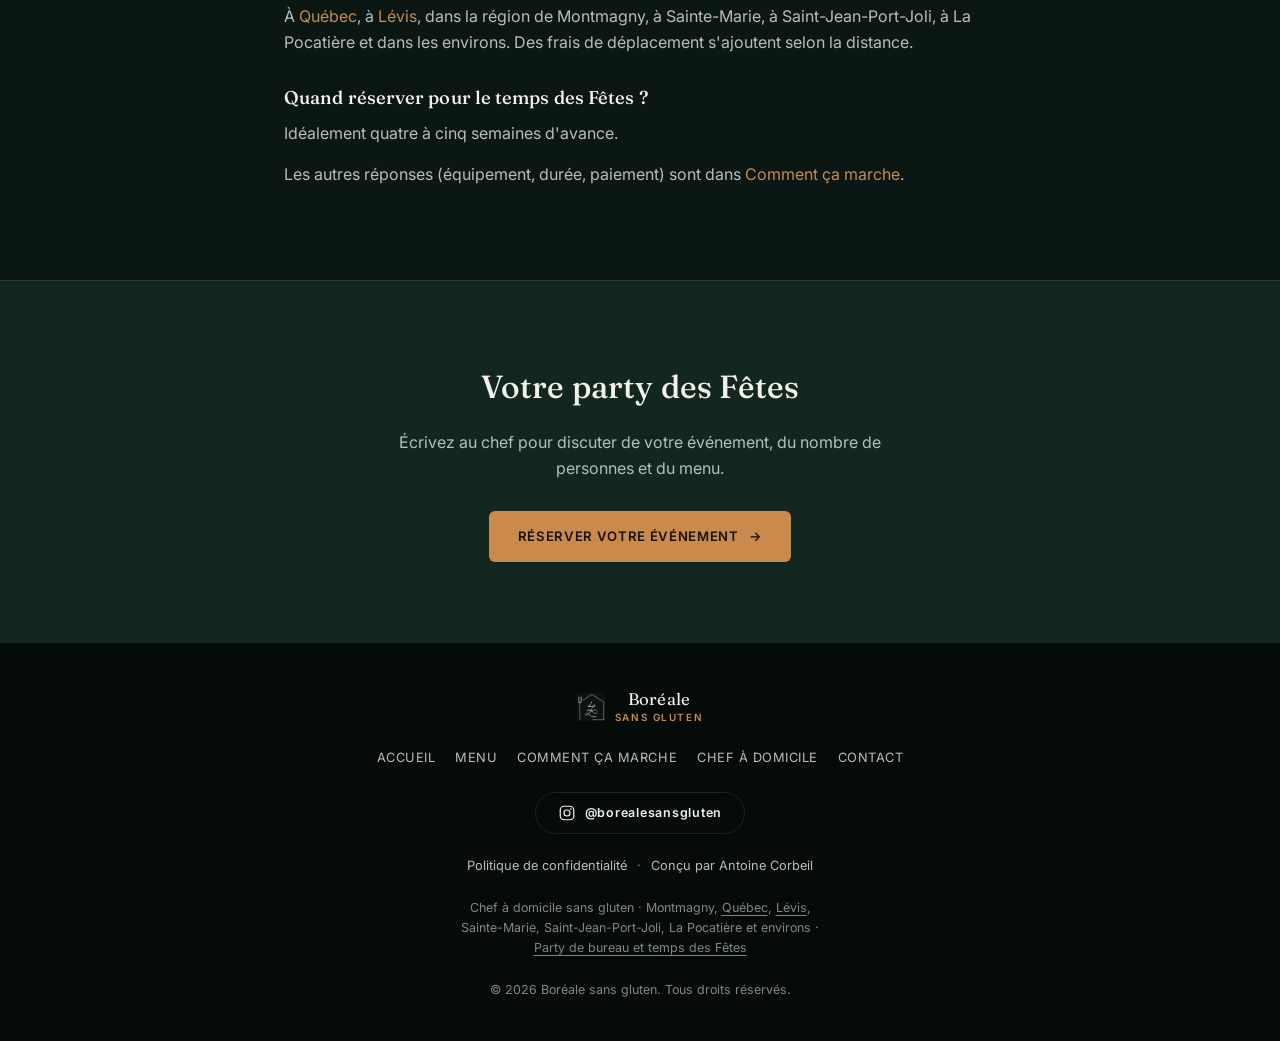
<file: public/party-de-bureau.html>
<!DOCTYPE html>
<html lang="fr">
<head>
  <meta charset="UTF-8" />
  <meta name="viewport" content="width=device-width, initial-scale=1.0" />
  <title>Party de bureau et temps des Fêtes avec un chef à domicile — Boréale sans gluten</title>
  <meta name="description" content="Party de bureau, souper des Fêtes, événement d'entreprise : un chef à domicile cuisine pour votre équipe à Québec, Lévis, Montmagny et environs. Repas en 4 services ou bouchées, jusqu'à environ 40 personnes." />
  <link rel="canonical" href="https://xn--boralesansgluten-dqb.ca/party-de-bureau" />
  <meta property="og:type" content="website" />
  <meta property="og:site_name" content="Boréale sans gluten" />
  <meta property="og:locale" content="fr_CA" />
  <meta property="og:title" content="Party de bureau et temps des Fêtes avec un chef à domicile — Boréale sans gluten" />
  <meta property="og:description" content="Party de bureau, souper des Fêtes, événement d'entreprise : un chef à domicile cuisine pour votre équipe à Québec, Lévis, Montmagny et environs. Repas en 4 services ou bouchées, jusqu'à environ 40 personnes." />
  <meta property="og:url" content="https://xn--boralesansgluten-dqb.ca/party-de-bureau" />
  <meta property="og:image" content="https://xn--boralesansgluten-dqb.ca/images/partage-social.jpg" />
  <meta property="og:image:width" content="1200" />
  <meta property="og:image:height" content="630" />
  <meta property="og:image:alt" content="Bouchées de la cuisine boréale dressées sur ardoise" />
  <meta name="twitter:card" content="summary_large_image" />
  <meta name="twitter:title" content="Party de bureau et temps des Fêtes avec un chef à domicile — Boréale sans gluten" />
  <meta name="twitter:description" content="Party de bureau, souper des Fêtes, événement d'entreprise : un chef à domicile cuisine pour votre équipe à Québec, Lévis, Montmagny et environs. Repas en 4 services ou bouchées, jusqu'à environ 40 personnes." />
  <meta name="twitter:image" content="https://xn--boralesansgluten-dqb.ca/images/partage-social.jpg" />
  <meta name="theme-color" content="#0b1712" />
  <link rel="preconnect" href="https://fonts.googleapis.com" />
  <link rel="preconnect" href="https://fonts.gstatic.com" crossorigin />
  <link href="https://fonts.googleapis.com/css2?family=Fraunces:ital,wght@0,400;0,500;1,500&family=Inter:wght@400;500;600;700&display=swap" rel="stylesheet" />
  <link rel="icon" type="image/x-icon" href="favicon.ico" />
  <link rel="icon" type="image/png" sizes="32x32" href="favicon-32x32.png" />
  <link rel="icon" type="image/png" sizes="16x16" href="favicon-16x16.png" />
  <link rel="apple-touch-icon" href="apple-touch-icon.png" />
  <link rel="stylesheet" href="css/style.css" />
</head>
<body>
  <a class="skip-link" href="#contenu">Aller au contenu</a>
  <header class="site-header">
    <a href="index.html" class="logo"><img src="images/logo-icone.webp" width="34" height="34" alt="" class="logo-mark" decoding="async" /><span class="logo-text">Boréale<span class="ligne-2">Sans gluten</span></span></a>
    <nav class="main-nav" aria-label="Navigation principale"><ul>
      <li><a href="index.html">Accueil</a></li><li><a href="menu.html">Menu</a></li><li><a href="services.html">Comment ça marche</a></li><li><a href="a-propos.html">Chef à domicile</a></li><li><a href="contact.html">Contact</a></li>
    </ul></nav>
    <div class="header-actions">
      <a href="contact.html" class="btn btn-primary btn-reserver">Réserver<span class="btn-suite">&nbsp;une soirée</span></a>
      <button class="nav-toggle" aria-label="Ouvrir le menu" aria-expanded="false"><span></span><span></span><span></span></button>
    </div>
  </header>

    <main id="contenu">
    <section class="hero hero--court">
      <div class="hero-media"><img src="images/chef-montage-planches.webp" width="1200" height="800" alt="Le chef monte les planches à partager pour un événement" loading="eager" decoding="async" fetchpriority="high" style="object-position: center 46%;" /></div>
      <div class="hero-scrim"></div>
      <div class="hero-content">
        <p class="hero-tag">Party de bureau et temps des Fêtes</p>
        <h1>Votre party des Fêtes,<br /><span class="accent">servi par un chef.</span></h1>
      </div>
    </section>

    <section class="content-section">
      <div class="section-head">
        <h2>Pour les entreprises et les groupes</h2>
        <p class="lede">Souper des Fêtes, party de bureau, souper d'équipe : le chef reçoit les entreprises comme les particuliers.</p>
      </div>
      <div class="container" style="max-width:760px;">
        <div class="about-text">
          <p>Jusqu'à 16 personnes, le chef sert un repas en quatre services, présenté à table. Pour un groupe plus grand, jusqu'à environ 40 personnes, il propose des bouchées, façon menu dégustation.</p>
          <p>Toute la cuisine est sans gluten, inspirée de la forêt, des champs et des saisons du Québec. Pour les autres allergies de l'équipe, le chef ajuste le menu.</p>
        </div>
      </div>
    </section>

    <section class="content-section" style="padding-top:0;">
      <div class="container steps-grid">
        <div class="step-card">
          <p class="step-num">01</p>
          <h3>Repas en 4 services</h3>
          <p>Un souper assis, chaque plat présenté à table par le chef.</p>
          <ul class="step-faits">
            <li>De 8 à 16 convives</li>
            <li>À partir de 85&nbsp;$ par personne</li>
            <li>Frais de déplacement en sus</li>
          </ul>
        </div>
        <div class="step-card">
          <p class="step-num">02</p>
          <h3>Bouchées</h3>
          <p>Pour les plus grands groupes, façon menu dégustation.</p>
          <ul class="step-faits">
            <li>Plus de 16 personnes</li>
            <li>Jusqu'à environ 40 personnes</li>
            <li>Prix confirmé selon la formule</li>
          </ul>
        </div>
        <div class="step-card">
          <p class="step-num">03</p>
          <h3>Réserver</h3>
          <p>Décrivez l'événement, le nombre de personnes et la date par le <a href="contact.html" class="accent">formulaire de contact</a>.</p>
          <ul class="step-faits">
            <li>4 à 5 semaines d'avance</li>
            <li>Nombre confirmé 2 ou 3 jours avant</li>
            <li>Facture après l'événement, sans acompte</li>
          </ul>
        </div>
      </div>
    </section>

    <section class="content-section page-locale-faq" style="padding-top:0;">
      <div class="section-head">
        <h2>Questions fréquentes</h2>
      </div>
      <div class="container" style="max-width:760px;">
        <div class="about-text">
          <h3>Où se tient l'événement ?</h3>
          <p>Chez vous, chez un collègue ou dans une salle équipée d'une cuisinière : le chef a besoin d'une cuisinière et d'un peu d'espace de travail. Il apporte tout le reste.</p>
          <h3>Dans quelles villes ?</h3>
          <p>À <a href="chef-a-domicile-quebec.html" class="accent">Québec</a>, à <a href="chef-a-domicile-levis.html" class="accent">Lévis</a>, dans la région de Montmagny, à Sainte-Marie, à Saint-Jean-Port-Joli, à La Pocatière et dans les environs. Des frais de déplacement s'ajoutent selon la distance.</p>
          <h3>Quand réserver pour le temps des Fêtes ?</h3>
          <p>Idéalement quatre à cinq semaines d'avance.</p>
          <p>Les autres réponses (équipement, durée, paiement) sont dans <a href="services.html" class="accent">Comment ça marche</a>.</p>
        </div>
      </div>
    </section>

    <section class="cta-section">
      <div class="container">
        <h2>Votre party des Fêtes</h2>
        <p>Écrivez au chef pour discuter de votre événement, du nombre de personnes et du menu.</p>
        <a href="contact.html" class="btn btn-primary">Réserver votre événement <span class="btn-arrow">→</span></a>
      </div>
    </section>
  </main>

  <footer class="site-footer">
    <div class="footer-inner">
      <a href="index.html" class="logo"><img src="images/logo-icone.webp" width="28" height="28" alt="" class="logo-mark" loading="lazy" decoding="async" /><span class="logo-text">Boréale<span class="ligne-2">Sans gluten</span></span></a>
      <nav class="footer-nav" aria-label="Navigation de pied de page"><ul>
        <li><a href="index.html">Accueil</a></li><li><a href="menu.html">Menu</a></li><li><a href="services.html">Comment ça marche</a></li><li><a href="a-propos.html">Chef à domicile</a></li><li><a href="contact.html">Contact</a></li>
      </ul></nav>
      <a class="footer-social" href="https://www.instagram.com/borealesansgluten/" target="_blank" rel="noopener"><svg width="18" height="18" viewBox="0 0 24 24" fill="none" aria-hidden="true"><rect x="3" y="3" width="18" height="18" rx="5" stroke="currentColor" stroke-width="1.6"/><circle cx="12" cy="12" r="4" stroke="currentColor" stroke-width="1.6"/><circle cx="17.2" cy="6.8" r="1.1" fill="currentColor"/></svg><span>@borealesansgluten</span></a>
      <div class="footer-legal"><a href="confidentialite.html">Politique de confidentialité</a><span class="footer-sep" aria-hidden="true">&middot;</span><a href="https://lasynthase.ca/contact.vcf" title="Ajouter Antoine Corbeil à vos contacts">Conçu par Antoine Corbeil</a></div>
      <p class="footer-zone">Chef à domicile sans gluten · Montmagny, <a href="chef-a-domicile-quebec.html">Québec</a>, <a href="chef-a-domicile-levis.html">Lévis</a>, Sainte-Marie, Saint-Jean-Port-Joli, La Pocatière et environs · <a href="party-de-bureau.html">Party de bureau et temps des Fêtes</a></p>
      <p class="copyright">© 2026 Boréale sans gluten. Tous droits réservés.</p>
    </div>
  </footer>
  <script src="js/main.js"></script>
</body>
</html>
</file>
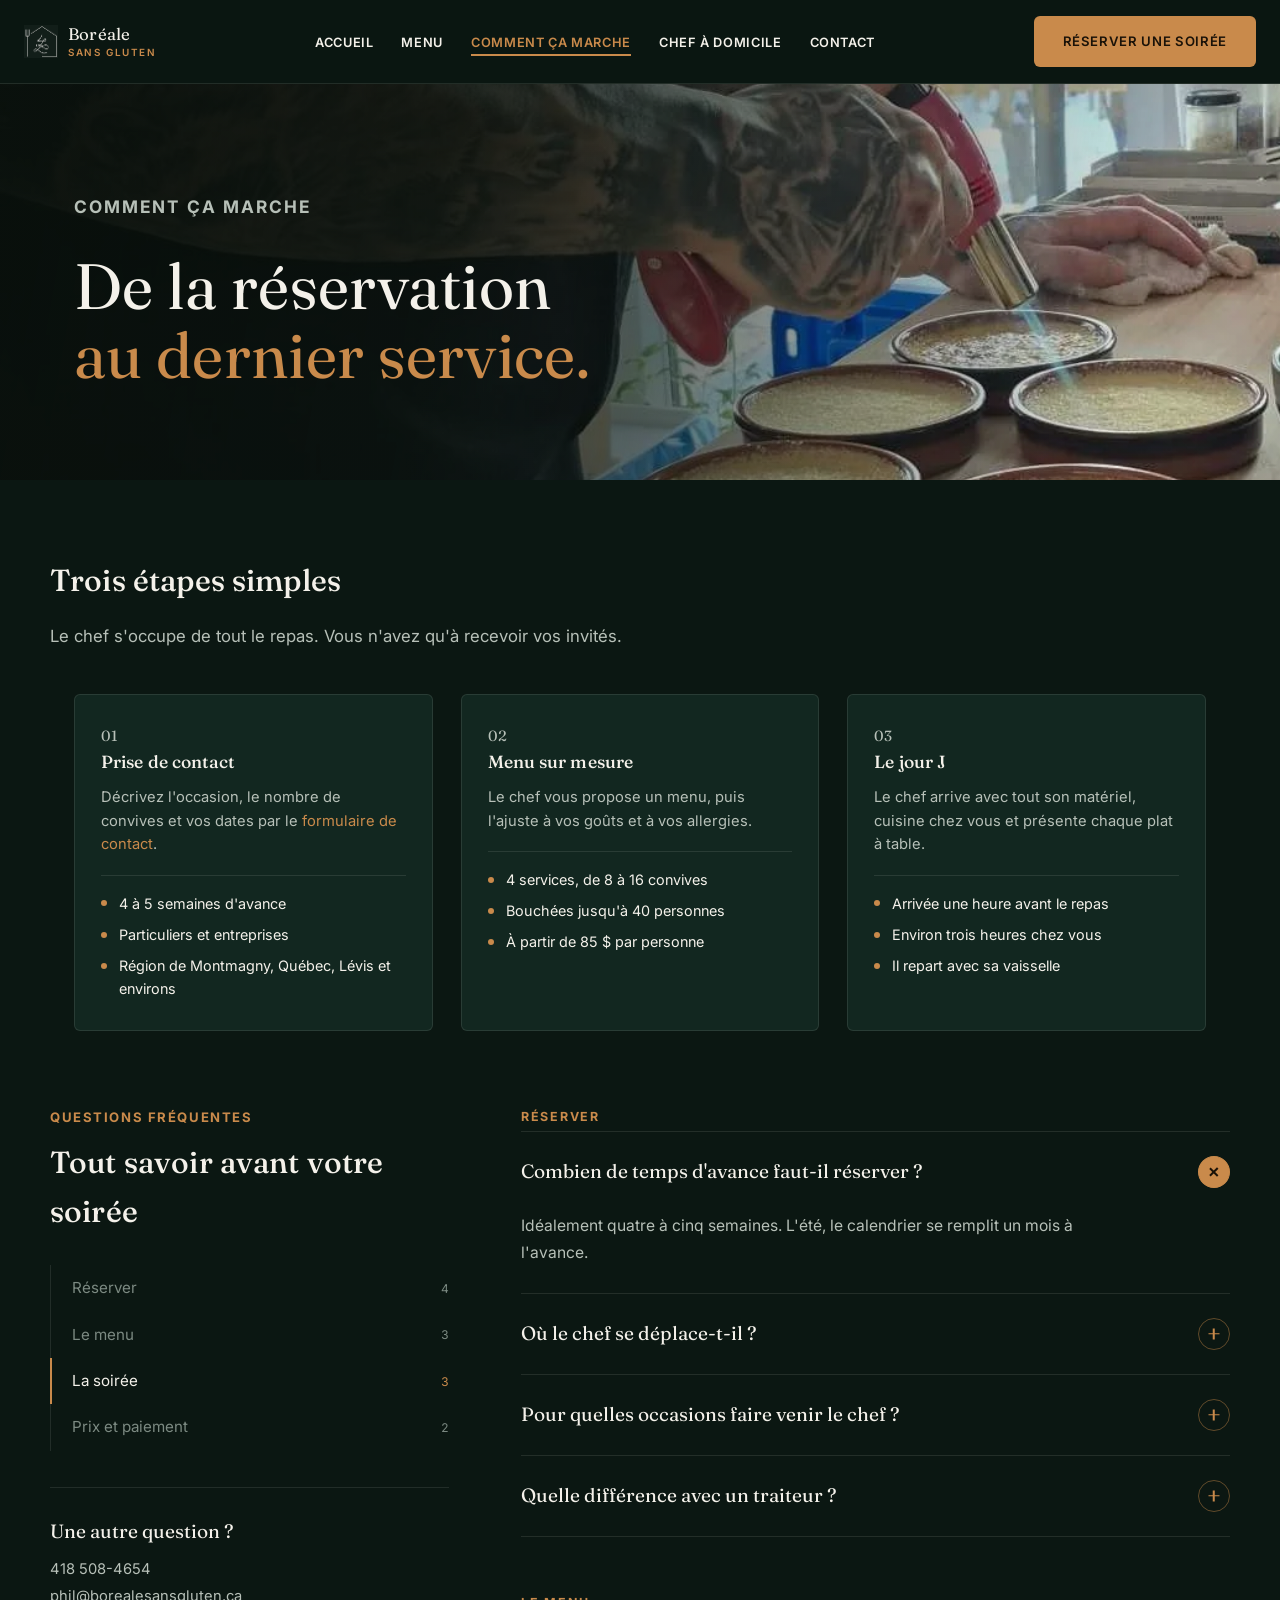
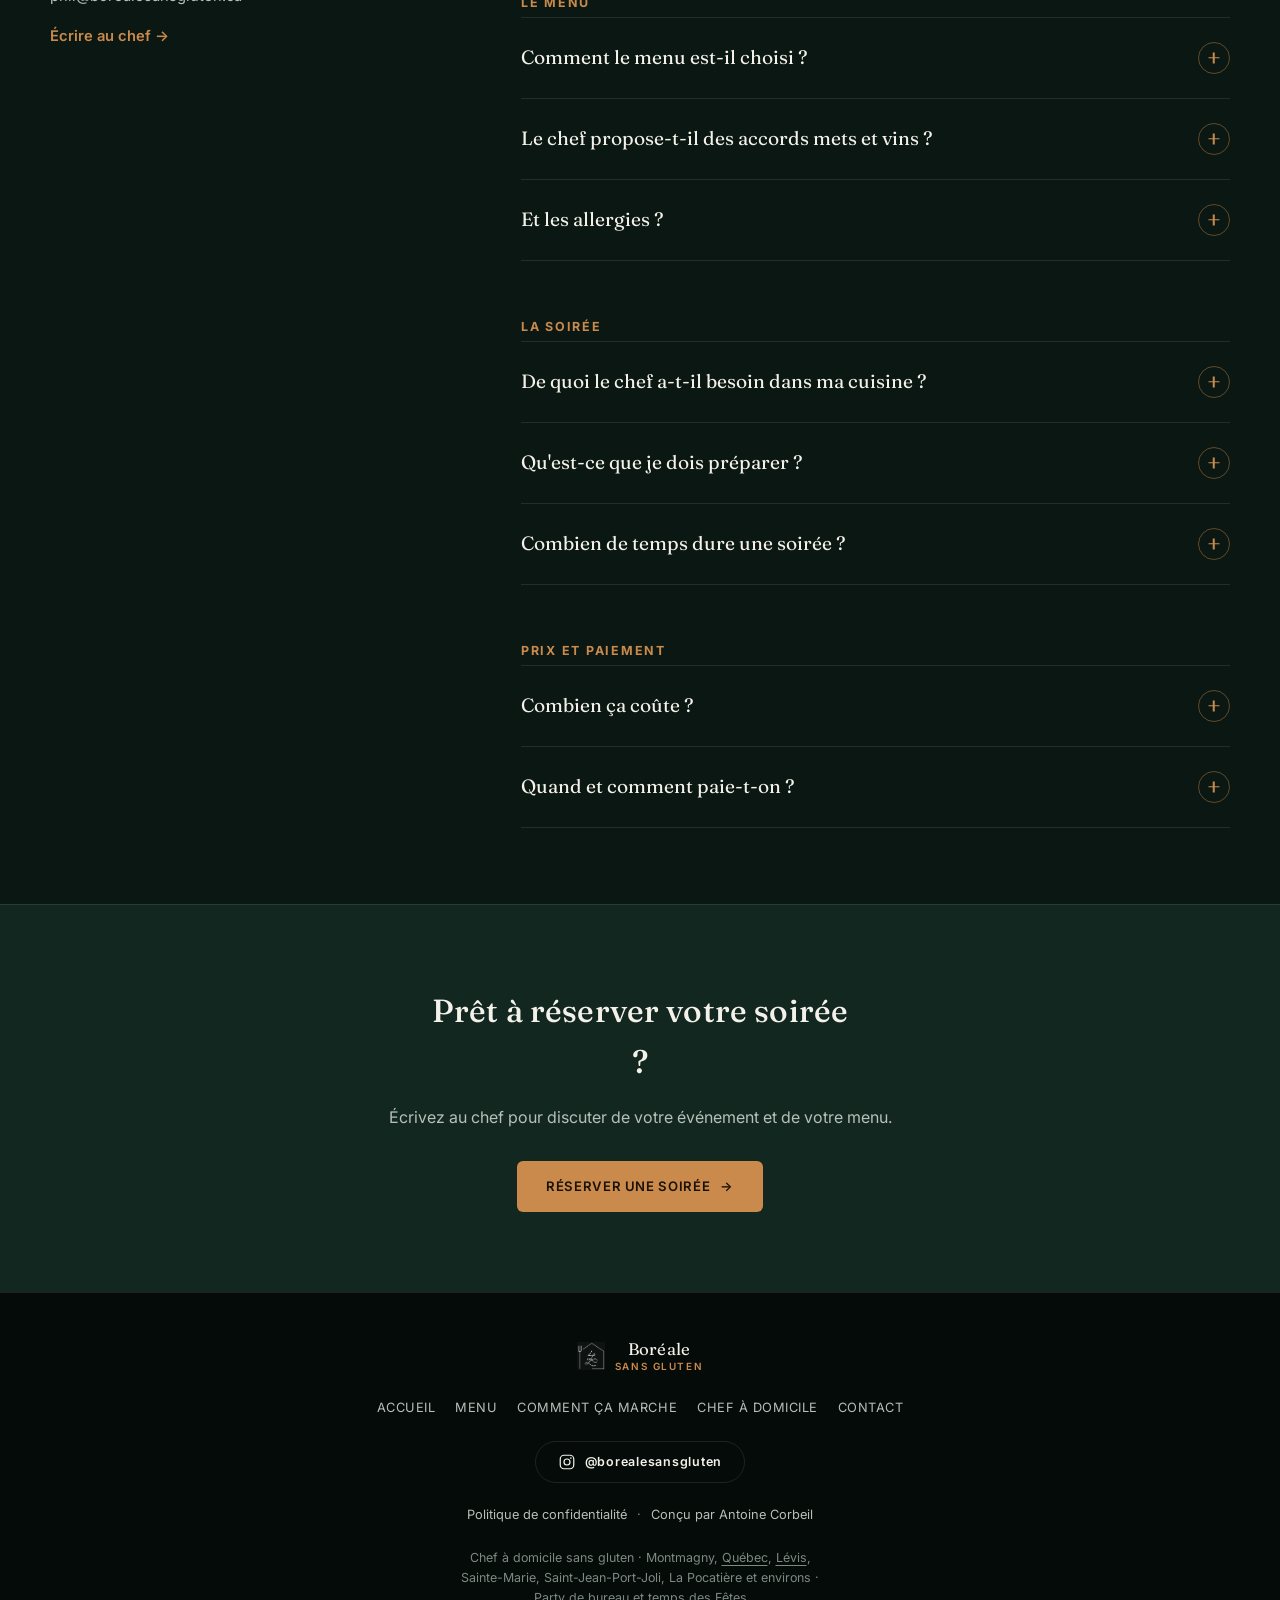
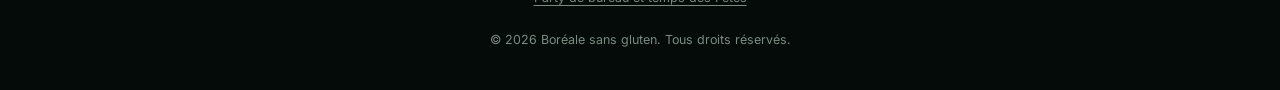
<file: public/services.html>
<!DOCTYPE html>
<html lang="fr">
<head>
  <meta charset="UTF-8" />
  <meta name="viewport" content="width=device-width, initial-scale=1.0" />
  <title>Comment ça marche : un chef à domicile pour votre soirée — Boréale sans gluten</title>
  <meta name="description" content="Réserver un chef à domicile à Montmagny, à Québec ou à Lévis : déroulement de la soirée, de 8 à 16 convives, prix dès 85 $ par personne, équipement, allergies et déplacements." />
  <link rel="canonical" href="https://xn--boralesansgluten-dqb.ca/services" />
  <meta property="og:type" content="website" />
  <meta property="og:site_name" content="Boréale sans gluten" />
  <meta property="og:locale" content="fr_CA" />
  <meta property="og:title" content="Comment ça marche : un chef à domicile pour votre soirée — Boréale sans gluten" />
  <meta property="og:description" content="Réserver un chef à domicile à Montmagny, à Québec ou à Lévis : déroulement de la soirée, de 8 à 16 convives, prix dès 85 $ par personne, équipement, allergies et déplacements." />
  <meta property="og:url" content="https://xn--boralesansgluten-dqb.ca/services" />
  <meta property="og:image" content="https://xn--boralesansgluten-dqb.ca/images/partage-social.jpg" />
  <meta property="og:image:width" content="1200" />
  <meta property="og:image:height" content="630" />
  <meta property="og:image:alt" content="Bouchées de la cuisine boréale dressées sur ardoise" />
  <meta name="twitter:card" content="summary_large_image" />
  <meta name="twitter:title" content="Comment ça marche : un chef à domicile pour votre soirée — Boréale sans gluten" />
  <meta name="twitter:description" content="Réserver un chef à domicile à Montmagny, à Québec ou à Lévis : déroulement de la soirée, de 8 à 16 convives, prix dès 85 $ par personne, équipement, allergies et déplacements." />
  <meta name="twitter:image" content="https://xn--boralesansgluten-dqb.ca/images/partage-social.jpg" />
  <meta name="theme-color" content="#0b1712" />
  <link rel="preconnect" href="https://fonts.googleapis.com" />
  <link rel="preconnect" href="https://fonts.gstatic.com" crossorigin />
  <link href="https://fonts.googleapis.com/css2?family=Fraunces:ital,wght@0,400;0,500;1,500&family=Inter:wght@400;500;600;700&display=swap" rel="stylesheet" />
  <link rel="icon" type="image/x-icon" href="favicon.ico" />
  <link rel="icon" type="image/png" sizes="32x32" href="favicon-32x32.png" />
  <link rel="icon" type="image/png" sizes="16x16" href="favicon-16x16.png" />
  <link rel="apple-touch-icon" href="apple-touch-icon.png" />
  <link rel="stylesheet" href="css/style.css" />
</head>
<body>
  <a class="skip-link" href="#contenu">Aller au contenu</a>
  <header class="site-header">
    <a href="index.html" class="logo"><img src="images/logo-icone.webp" width="34" height="34" alt="" class="logo-mark" decoding="async" /><span class="logo-text">Boréale<span class="ligne-2">Sans gluten</span></span></a>
    <nav class="main-nav" aria-label="Navigation principale"><ul>
      <li><a href="index.html">Accueil</a></li><li><a href="menu.html">Menu</a></li><li><a href="services.html" class="active">Comment ça marche</a></li><li><a href="a-propos.html">Chef à domicile</a></li><li><a href="contact.html">Contact</a></li>
    </ul></nav>
    <div class="header-actions">
      <a href="contact.html" class="btn btn-primary btn-reserver">Réserver<span class="btn-suite">&nbsp;une soirée</span></a>
      <button class="nav-toggle" aria-label="Ouvrir le menu" aria-expanded="false"><span></span><span></span><span></span></button>
    </div>
  </header>

  <main id="contenu">
    <section class="hero hero--court">
      <div class="hero-media"><img src="images/hero-chef-chalumeau.webp" width="1035" height="740" alt="Le chef caramélise au chalumeau une rangée de crèmes brûlées" loading="eager" decoding="async" fetchpriority="high" style="object-position: center 46%;" /></div>
      <div class="hero-scrim"></div>
      <div class="hero-content">
        <p class="hero-tag">Comment ça marche</p>
        <h1>De la réservation<br /><span class="accent">au dernier service.</span></h1>
      </div>
    </section>

    <section class="content-section">
      <div class="section-head">
        <h2>Trois étapes simples</h2>
        <p class="lede">Le chef s'occupe de tout le repas. Vous n'avez qu'à recevoir vos invités.</p>
      </div>
      <div class="container steps-grid">
        <div class="step-card">
          <p class="step-num">01</p>
          <h3>Prise de contact</h3>
          <p>Décrivez l'occasion, le nombre de convives et vos dates par le
          <a href="contact.html" class="accent">formulaire de contact</a>.</p>
          <ul class="step-faits">
            <li>4 à 5 semaines d'avance</li>
            <li>Particuliers et entreprises</li>
            <li>Région de Montmagny, Québec, Lévis et environs</li>
          </ul>
        </div>
        <div class="step-card">
          <p class="step-num">02</p>
          <h3>Menu sur mesure</h3>
          <p>Le chef vous propose un menu, puis l'ajuste à vos goûts et à vos allergies.</p>
          <ul class="step-faits">
            <li>4 services, de 8 à 16 convives</li>
            <li>Bouchées jusqu'à 40 personnes</li>
            <li>À partir de 85&nbsp;$ par personne</li>
          </ul>
        </div>
        <div class="step-card">
          <p class="step-num">03</p>
          <h3>Le jour J</h3>
          <p>Le chef arrive avec tout son matériel, cuisine chez vous et présente chaque plat à table.</p>
          <ul class="step-faits">
            <li>Arrivée une heure avant le repas</li>
            <li>Environ trois heures chez vous</li>
            <li>Il repart avec sa vaisselle</li>
          </ul>
        </div>
      </div>
    </section>

    <section class="content-section faq-section" id="faq" style="padding-top:0;">
      <div class="faq-layout">
        <div class="faq-intro">
          <p class="hero-tag">Questions fréquentes</p>
          <h2>Tout savoir avant votre soirée</h2>
          <nav class="faq-onglets" aria-label="Thèmes des questions">
            <a class="faq-onglet" href="#groupe-reserver">Réserver<span class="faq-compte">4</span></a>
            <a class="faq-onglet" href="#groupe-menu">Le menu<span class="faq-compte">3</span></a>
            <a class="faq-onglet" href="#groupe-soiree">La soirée<span class="faq-compte">3</span></a>
            <a class="faq-onglet" href="#groupe-prix">Prix et paiement<span class="faq-compte">2</span></a>
          </nav>
          <div class="faq-contact">
            <p class="faq-contact-titre">Une autre question&nbsp;?</p>
            <p><a href="tel:+14185084654">418 508-4654</a><br /><a href="mailto:phil@borealesansgluten.ca">phil@borealesansgluten.ca</a></p>
            <a href="contact.html" class="faq-contact-lien">Écrire au chef <span class="btn-arrow">→</span></a>
          </div>
        </div>
        <div class="faq-groupes">
          <div class="faq-groupe" id="groupe-reserver">
            <h3 class="faq-groupe-titre">Réserver</h3>
            <div class="faq-item">
              <h4 class="faq-q"><button type="button" id="faq-q1" aria-expanded="false" aria-controls="faq-r1"><span>Combien de temps d'avance faut-il réserver ?</span><span class="faq-icone" aria-hidden="true"></span></button></h4>
              <div class="faq-r" id="faq-r1" role="region" aria-labelledby="faq-q1"><div><p>Idéalement quatre à cinq semaines. L'été, le calendrier se remplit un mois à l'avance.</p></div></div>
            </div>
            <div class="faq-item">
              <h4 class="faq-q"><button type="button" id="faq-q2" aria-expanded="false" aria-controls="faq-r2"><span>Où le chef se déplace-t-il ?</span><span class="faq-icone" aria-hidden="true"></span></button></h4>
              <div class="faq-r" id="faq-r2" role="region" aria-labelledby="faq-q2"><div><p>À partir de la région de Montmagny, notamment à <a href="chef-a-domicile-quebec.html" class="accent">Québec</a>, à <a href="chef-a-domicile-levis.html" class="accent">Lévis</a>, à Sainte-Marie, à Saint-Jean-Port-Joli et à La Pocatière. Des frais de déplacement s'ajoutent selon la distance.</p></div></div>
            </div>
            <div class="faq-item">
              <h4 class="faq-q"><button type="button" id="faq-q11" aria-expanded="false" aria-controls="faq-r11"><span>Pour quelles occasions faire venir le chef ?</span><span class="faq-icone" aria-hidden="true"></span></button></h4>
              <div class="faq-r" id="faq-r11" role="region" aria-labelledby="faq-q11"><div><p>Un souper entre amis ou en couple, un anniversaire, un souper au chalet, un enterrement de vie de garçon ou de fille, un mariage intime, un <a href="party-de-bureau.html" class="accent">party de bureau ou le temps des Fêtes</a> : le chef reçoit les particuliers comme les entreprises. Le repas en quatre services se sert de 8 à 16 convives ; au-delà, jusqu'à environ 40 personnes, il propose des bouchées, façon menu dégustation.</p></div></div>
            </div>
            <div class="faq-item">
              <h4 class="faq-q"><button type="button" id="faq-q12" aria-expanded="false" aria-controls="faq-r12"><span>Quelle différence avec un traiteur ?</span><span class="faq-icone" aria-hidden="true"></span></button></h4>
              <div class="faq-r" id="faq-r12" role="region" aria-labelledby="faq-q12"><div><p>Un traiteur livre des plats. Le chef, lui, cuisine chez vous et sert chaque service à votre table, en vous racontant les plats et les produits du territoire.</p></div></div>
            </div>
          </div>
          <div class="faq-groupe" id="groupe-menu">
            <h3 class="faq-groupe-titre">Le menu</h3>
            <div class="faq-item">
              <h4 class="faq-q"><button type="button" id="faq-q3" aria-expanded="false" aria-controls="faq-r3"><span>Comment le menu est-il choisi ?</span><span class="faq-icone" aria-hidden="true"></span></button></h4>
              <div class="faq-r" id="faq-r3" role="region" aria-labelledby="faq-q3"><div><p>Le chef vous envoie d'abord une première proposition, pour vous en donner le style, puis l'ajuste selon la saison et vos préférences. Pour plus de 16 personnes, jusqu'à une quarantaine, il propose plutôt un menu de bouchées, façon dégustation.</p></div></div>
            </div>
            <div class="faq-item">
              <h4 class="faq-q"><button type="button" id="faq-q4" aria-expanded="false" aria-controls="faq-r4"><span>Le chef propose-t-il des accords mets et vins ?</span><span class="faq-icone" aria-hidden="true"></span></button></h4>
              <div class="faq-r" id="faq-r4" role="region" aria-labelledby="faq-q4"><div><p>Il n'est pas sommelier, mais il peut vous suggérer des vins du Québec pour accompagner le menu.</p></div></div>
            </div>
            <div class="faq-item">
              <h4 class="faq-q"><button type="button" id="faq-q5" aria-expanded="false" aria-controls="faq-r5"><span>Et les allergies ?</span><span class="faq-icone" aria-hidden="true"></span></button></h4>
              <div class="faq-r" id="faq-r5" role="region" aria-labelledby="faq-q5"><div><p>Toute la cuisine est sans gluten. Pour les autres allergies ou intolérances, parlez-en au chef au moment de préparer le menu : il l'ajuste. Les noix sont rares dans ses menus et les fruits de mer, occasionnels.</p></div></div>
            </div>
          </div>
          <div class="faq-groupe" id="groupe-soiree">
            <h3 class="faq-groupe-titre">La soirée</h3>
            <div class="faq-item">
              <h4 class="faq-q"><button type="button" id="faq-q6" aria-expanded="false" aria-controls="faq-r6"><span>De quoi le chef a-t-il besoin dans ma cuisine ?</span><span class="faq-icone" aria-hidden="true"></span></button></h4>
              <div class="faq-r" id="faq-r6" role="region" aria-labelledby="faq-q6"><div><p>De votre cuisinière pour cuire et réchauffer, et d'un peu d'espace de travail. Il apporte ses chaudrons, ses ustensiles, ses planches à découper et sa vaisselle.</p></div></div>
            </div>
            <div class="faq-item">
              <h4 class="faq-q"><button type="button" id="faq-q7" aria-expanded="false" aria-controls="faq-r7"><span>Qu'est-ce que je dois préparer ?</span><span class="faq-icone" aria-hidden="true"></span></button></h4>
              <div class="faq-r" id="faq-r7" role="region" aria-labelledby="faq-q7"><div><p>La table et l'espace où vous mangerez, ainsi que l'eau et les boissons. Le chef s'occupe de toute la partie nourriture.</p></div></div>
            </div>
            <div class="faq-item">
              <h4 class="faq-q"><button type="button" id="faq-q8" aria-expanded="false" aria-controls="faq-r8"><span>Combien de temps dure une soirée ?</span><span class="faq-icone" aria-hidden="true"></span></button></h4>
              <div class="faq-r" id="faq-r8" role="region" aria-labelledby="faq-q8"><div><p>Le chef arrive environ une heure avant le repas pour s'installer. Le repas lui-même dure environ deux heures : comptez environ trois heures de présence chez vous.</p></div></div>
            </div>
          </div>
          <div class="faq-groupe" id="groupe-prix">
            <h3 class="faq-groupe-titre">Prix et paiement</h3>
            <div class="faq-item">
              <h4 class="faq-q"><button type="button" id="faq-q9" aria-expanded="false" aria-controls="faq-r9"><span>Combien ça coûte ?</span><span class="faq-icone" aria-hidden="true"></span></button></h4>
              <div class="faq-r" id="faq-r9" role="region" aria-labelledby="faq-q9"><div><p>Le repas en quatre services est offert à partir de 85&nbsp;$ par personne, frais de déplacement en sus. Le prix exact se confirme avec le chef : il varie selon le nombre de convives, le nombre de services et la formule (repas ou bouchées).</p></div></div>
            </div>
            <div class="faq-item">
              <h4 class="faq-q"><button type="button" id="faq-q10" aria-expanded="false" aria-controls="faq-r10"><span>Quand et comment paie-t-on ?</span><span class="faq-icone" aria-hidden="true"></span></button></h4>
              <div class="faq-r" id="faq-r10" role="region" aria-labelledby="faq-q10"><div><p>Après la soirée, sans acompte. Le chef confirme le nombre de convives deux ou trois jours avant : c'est ce nombre qui est facturé, puisque les produits sont achetés en conséquence.</p></div></div>
            </div>
          </div>
        </div>
      </div>
    </section>

    <section class="cta-section">
      <div class="container">
        <h2>Prêt à réserver votre soirée ?</h2>
        <p>Écrivez au chef pour discuter de votre événement et de votre menu.</p>
        <a href="contact.html" class="btn btn-primary">Réserver une soirée <span class="btn-arrow">→</span></a>
      </div>
    </section>
  </main>

  <footer class="site-footer">
    <div class="footer-inner">
      <a href="index.html" class="logo"><img src="images/logo-icone.webp" width="28" height="28" alt="" class="logo-mark" loading="lazy" decoding="async" /><span class="logo-text">Boréale<span class="ligne-2">Sans gluten</span></span></a>
      <nav class="footer-nav" aria-label="Navigation de pied de page"><ul>
        <li><a href="index.html">Accueil</a></li><li><a href="menu.html">Menu</a></li><li><a href="services.html">Comment ça marche</a></li><li><a href="a-propos.html">Chef à domicile</a></li><li><a href="contact.html">Contact</a></li>
      </ul></nav>
      <a class="footer-social" href="https://www.instagram.com/borealesansgluten/" target="_blank" rel="noopener"><svg width="18" height="18" viewBox="0 0 24 24" fill="none" aria-hidden="true"><rect x="3" y="3" width="18" height="18" rx="5" stroke="currentColor" stroke-width="1.6"/><circle cx="12" cy="12" r="4" stroke="currentColor" stroke-width="1.6"/><circle cx="17.2" cy="6.8" r="1.1" fill="currentColor"/></svg><span>@borealesansgluten</span></a>
      <div class="footer-legal"><a href="confidentialite.html">Politique de confidentialité</a><span class="footer-sep" aria-hidden="true">&middot;</span><a href="https://lasynthase.ca/contact.vcf" title="Ajouter Antoine Corbeil à vos contacts">Conçu par Antoine Corbeil</a></div>
      <p class="footer-zone">Chef à domicile sans gluten · Montmagny, <a href="chef-a-domicile-quebec.html">Québec</a>, <a href="chef-a-domicile-levis.html">Lévis</a>, Sainte-Marie, Saint-Jean-Port-Joli, La Pocatière et environs · <a href="party-de-bureau.html">Party de bureau et temps des Fêtes</a></p>
      <p class="copyright">© 2026 Boréale sans gluten. Tous droits réservés.</p>
    </div>
  </footer>
  <script src="js/main.js"></script>
</body>
</html>
</file>
<file: public/css/style.css>
/* ==========================================================================
   Boréale sans gluten — feuille de style unique, aucune compilation.
   Cuisine boréale gastronomique, chef à domicile. Voir CLAUDE.md.
   ========================================================================== */

:root {
  --forest: #0b1712;
  --forest-2: #122720;
  --forest-3: #1c3a2e;
  --amber: #c98a4b;
  --amber-dark: #a8703a;
  --amber-light: #e0ac74;
  --cream: #f4f1ea;
  --muted: #b7c0b8;
  --muted-2: #7c8a82;
  --border: rgba(244, 241, 234, 0.1);
  --font-display: "Fraunces", "Georgia", serif;
  --font-sans: "Inter", -apple-system, BlinkMacSystemFont, "Segoe UI", Helvetica, Arial, sans-serif;
  --container: 1180px;
  --radius: 6px;
}

* { box-sizing: border-box; }
html { scroll-behavior: smooth; }
body {
  margin: 0;
  background: var(--forest);
  color: var(--cream);
  font-family: var(--font-sans);
  font-size: 16px;
  line-height: 1.6;
  -webkit-font-smoothing: antialiased;
}
img { max-width: 100%; display: block; }
a { color: inherit; text-decoration: none; }
ul { list-style: none; margin: 0; padding: 0; }
h1, h2, h3, h4 {
  font-family: var(--font-display);
  font-weight: 500;
  letter-spacing: 0.005em;
  margin: 0 0 0.5em;
}
p { margin: 0 0 1em; }
.container { max-width: var(--container); margin: 0 auto; padding: 0 24px; }
.accent { color: var(--amber); }
.italique { font-style: italic; }
.visually-hidden {
  position: absolute; width: 1px; height: 1px; overflow: hidden;
  clip: rect(0 0 0 0); white-space: nowrap;
}
.skip-link {
  position: absolute; left: -999px; top: 0; z-index: 200;
  background: var(--amber); color: #1a1208; padding: 12px 18px;
}
.skip-link:focus { left: 12px; top: 12px; }

/* ---- Boutons -------------------------------------------------------- */
.btn {
  display: inline-flex; align-items: center; gap: 10px;
  font-family: var(--font-sans); font-weight: 600; font-size: 0.82rem;
  letter-spacing: 0.05em; text-transform: uppercase;
  padding: 14px 28px; border-radius: var(--radius); border: 1px solid transparent;
  cursor: pointer; transition: background 0.15s ease, border-color 0.15s ease, color 0.15s ease;
}
.btn-primary { background: var(--amber); color: #1a1208; }
.btn-primary:hover { background: var(--amber-light); }
.btn-reserver { gap: 0; }
.btn-outline { border-color: var(--border); color: var(--cream); }
.btn-outline:hover { border-color: var(--amber); color: var(--amber); }
.btn-arrow { transition: transform 0.15s ease; }
.btn:hover .btn-arrow { transform: translateX(3px); }

/* ---- En-tête ---------------------------------------------------------- */
.site-header {
  position: sticky; top: 0; z-index: 100;
  display: flex; align-items: center; justify-content: space-between;
  padding: 16px 24px;
  background: rgba(11, 23, 18, 0.92);
  backdrop-filter: blur(10px);
  border-bottom: 1px solid var(--border);
}
.logo { display: flex; align-items: center; gap: 10px; }
.logo img { flex-shrink: 0; object-fit: contain; }
.logo-text { font-family: var(--font-display); line-height: 1.05; font-size: 1.05rem; letter-spacing: 0.01em; }
.logo-text .ligne-2 { color: var(--amber); display: block; font-size: 0.62rem; letter-spacing: 0.16em; text-transform: uppercase; font-family: var(--font-sans); font-weight: 600; margin-top: 3px; }
.main-nav ul { display: flex; gap: 28px; }
.main-nav a {
  font-size: 0.8rem; font-weight: 600; letter-spacing: 0.05em; text-transform: uppercase;
  padding-bottom: 4px; border-bottom: 2px solid transparent;
}
.main-nav a:hover, .main-nav a.active { border-bottom-color: var(--amber); color: var(--amber); }
.header-actions { display: flex; align-items: center; gap: 14px; }
.nav-toggle {
  display: none; background: none; border: none; color: var(--cream);
  width: 36px; height: 36px; cursor: pointer; padding: 0;
}
.nav-toggle span { display: block; width: 22px; height: 2px; margin: 5px auto; background: currentColor; transition: transform 0.2s ease, opacity 0.2s ease; }

/* ---- Hero --------------------------------------------------------------- */
.hero { position: relative; min-height: 88vh; display: flex; align-items: center; overflow: hidden; }
.hero-media { position: absolute; inset: 0; z-index: 0; }
.hero-media img { width: 100%; height: 100%; object-fit: cover; }
.hero-scrim {
  position: absolute; inset: 0; z-index: 1;
  background: linear-gradient(100deg, rgba(8,15,11,0.97) 0%, rgba(8,15,11,0.88) 34%, rgba(8,15,11,0.4) 64%, rgba(8,15,11,0.08) 88%);
}
.hero-content { position: relative; z-index: 2; padding: 60px 24px; max-width: var(--container); margin: 0 auto; width: 100%; }
.hero-tag { color: var(--amber); font-weight: 700; letter-spacing: 0.12em; text-transform: uppercase; font-size: 0.82rem; margin-bottom: 16px; }
.hero-content h1 { font-size: clamp(2.3rem, 5.6vw, 4rem); line-height: 1.08; max-width: 16ch; margin-bottom: 22px; font-weight: 400; }
.hero-content p { color: var(--muted); max-width: 48ch; font-size: 1.08rem; margin-bottom: 30px; }
.hero-actions { display: flex; gap: 14px; flex-wrap: wrap; }
.hero--plein { min-height: 100vh; min-height: 100svh; }
.hero--court { min-height: 44vh; }
.hero--court .hero-content { padding-top: 96px; padding-bottom: 56px; }


/* ---- Citation du chef ------------------------------------------------ */
.chef-quote { padding: 80px 24px; background: var(--forest-2); border-top: 1px solid var(--border); border-bottom: 1px solid var(--border); }
.chef-quote blockquote {
  max-width: 62ch; margin: 0 auto; text-align: center;
  font-family: var(--font-display); font-size: clamp(1.3rem, 3vw, 1.75rem); font-style: italic;
  line-height: 1.5; color: var(--cream);
}

/* ---- Sauvage, brut et indompté (accueil) -------------------------------------------
   Avec JS : la section est longue (≈ 2 écrans) et sa scène reste collée à l'écran ;
   chaque mot « pop » quand le défilement atteint son tiers (initMots). Sans JS ou en
   « réduire les animations » : les trois mots sont affichés, sans effet. */
.visuellement-cache { position: absolute; width: 1px; height: 1px; overflow: hidden; clip: rect(0 0 0 0); white-space: nowrap; }
.mots { position: relative; background: var(--forest); }
.mots-scene { min-height: 100vh; min-height: 100svh; display: flex; align-items: center; justify-content: center; padding: 80px 24px; }
.mots-liste { list-style: none; margin: 0; padding: 0; display: grid; gap: clamp(18px, 4vh, 40px); text-align: center; }
.mot { display: flex; flex-direction: column; align-items: center; }
.mot-grand {
  font-family: var(--font-display); font-weight: 400; line-height: 0.95; letter-spacing: -0.01em;
  font-size: clamp(3.6rem, 15vw, 8.5rem); color: var(--cream);
}
.mot:first-child .mot-grand { color: var(--amber); }
.mot-sens { margin-top: 8px; font-size: 0.82rem; font-weight: 700; letter-spacing: 0.22em; text-transform: uppercase; color: var(--muted); }
.js .mots { height: 200vh; height: 200svh; }
.js .mots-scene { position: sticky; top: 0; height: 100vh; height: 100svh; min-height: 0; }
.js .mot { opacity: 0; transform: translateY(26px) scale(0.86); filter: blur(6px);
  transition: opacity 0.55s ease, transform 0.75s cubic-bezier(.2,1.4,.4,1), filter 0.55s ease; }
.js .mot.visible { opacity: 1; transform: none; filter: none; }
.js .mot .mot-sens { opacity: 0; transition: opacity 0.5s ease 0.25s; }
.js .mot.visible .mot-sens { opacity: 1; }
.hero-lien { display: inline-flex; align-items: center; gap: 8px; padding: 14px 4px; color: var(--cream); font-weight: 600; font-size: 0.82rem; letter-spacing: 0.05em; text-transform: uppercase; border-bottom: 1px solid transparent; }
.hero-lien:hover { color: var(--amber); }
.hero-lien:hover .btn-arrow { transform: translateX(3px); }
/* ---- FAQ (page Comment ça marche) ---------------------------------------------------
   Deux colonnes : sommaire des thèmes à gauche (reste à l'écran, suit la lecture), questions
   à droite (accordéon à filets). Sans JS : toutes les réponses restent visibles (classe .js posée
   par js/main.js, initFaq). */
.faq-layout {
  max-width: var(--container); margin: 0 auto; display: grid;
  grid-template-columns: minmax(0, 0.9fr) minmax(0, 1.6fr); gap: 72px; align-items: start;
}
.faq-intro { position: sticky; top: 110px; }
.faq-intro .hero-tag { margin-bottom: 10px; }
.faq-intro .lede { font-size: 0.98rem; }
.faq-onglets { display: flex; flex-direction: column; margin: 30px 0 0; border-left: 1px solid var(--border); }
.faq-onglet {
  display: flex; justify-content: space-between; align-items: center; gap: 16px;
  background: none; border: 0; border-left: 2px solid transparent; margin-left: -1px;
  padding: 11px 0 11px 20px; color: var(--muted-2); font: inherit; font-size: 0.95rem;
  text-align: left; cursor: pointer; transition: color 0.2s ease, border-color 0.2s ease;
}
.faq-onglet:hover { color: var(--cream); }
.faq-onglet[aria-current="true"] { color: var(--cream); border-left-color: var(--amber); }
.faq-onglet:focus-visible { outline: 2px solid var(--amber); outline-offset: 2px; }
.faq-compte { font-size: 0.75rem; color: var(--muted-2); font-variant-numeric: tabular-nums; }
.faq-onglet[aria-current="true"] .faq-compte { color: var(--amber); }
.faq-contact { margin-top: 36px; padding-top: 26px; border-top: 1px solid var(--border); }
.faq-contact .faq-contact-titre { font-family: var(--font-display); font-size: 1.2rem; color: var(--cream); margin: 0 0 8px; }
.faq-contact p { color: var(--muted); font-size: 0.92rem; margin: 0 0 14px; line-height: 1.8; }
.faq-contact a:hover { color: var(--amber-light); }
.faq-contact-lien { color: var(--amber); font-weight: 600; font-size: 0.92rem; }

.faq-groupe { scroll-margin-top: 110px; }
.faq-groupe + .faq-groupe { margin-top: 56px; }
.faq-groupe-titre { font-size: 0.78rem; font-family: var(--font-sans); font-weight: 700; letter-spacing: 0.14em; text-transform: uppercase; color: var(--amber); margin: 0 0 4px; }
.faq-item { border-bottom: 1px solid var(--border); }
.faq-item:first-of-type { border-top: 1px solid var(--border); }
.faq-q { margin: 0; font-size: inherit; }
.faq-q button {
  width: 100%; display: flex; justify-content: space-between; align-items: center; gap: 24px;
  background: none; border: 0; padding: 24px 0; color: var(--cream); cursor: pointer; text-align: left;
  font-family: var(--font-display); font-weight: 400; font-size: 1.2rem; line-height: 1.35;
  transition: color 0.2s ease;
}
.faq-q button:hover { color: var(--amber-light); }
.faq-q button:focus-visible { outline: 2px solid var(--amber); outline-offset: 4px; }
.faq-icone {
  position: relative; flex-shrink: 0; width: 32px; height: 32px; border-radius: 50%;
  border: 1px solid rgba(201, 138, 75, 0.45); transition: transform 0.35s ease, background 0.25s ease, border-color 0.25s ease;
}
.faq-icone::before, .faq-icone::after {
  content: ""; position: absolute; left: 50%; top: 50%; width: 11px; height: 1.5px; background: var(--amber);
  transform: translate(-50%, -50%); transition: background 0.25s ease;
}
.faq-icone::after { transform: translate(-50%, -50%) rotate(90deg); }
.faq-item.ouvert .faq-icone { transform: rotate(45deg); background: var(--amber); border-color: var(--amber); }
.faq-item.ouvert .faq-icone::before, .faq-item.ouvert .faq-icone::after { background: #1a1208; }
.faq-r { display: grid; grid-template-rows: 1fr; }
.faq-r > div { overflow: hidden; }
.faq-r p { color: var(--muted); font-size: 0.98rem; line-height: 1.75; margin: 0; padding: 0 56px 26px 0; max-width: 62ch; }
.js .faq-r { grid-template-rows: 0fr; transition: grid-template-rows 0.4s ease; }
.js .faq-r p { opacity: 0; transform: translateY(-4px); transition: opacity 0.3s ease, transform 0.3s ease; }
.js .faq-item.ouvert .faq-r { grid-template-rows: 1fr; }
.js .faq-item.ouvert .faq-r p { opacity: 1; transform: none; transition-delay: 0.08s; }
.chef-quote cite { display: block; margin-top: 24px; font-family: var(--font-sans); font-style: normal; font-size: 0.85rem; letter-spacing: 0.08em; text-transform: uppercase; color: var(--amber); }

/* ---- Bandeau statistiques ------------------------------------------------ */
.stats-strip { background: #050b08; border-top: 1px solid var(--border); border-bottom: 1px solid var(--border); }
.stats-grid { display: grid; grid-template-columns: repeat(3, 1fr); }
.stat { display: flex; align-items: center; gap: 14px; padding: 26px 24px; border-left: 1px solid var(--border); }
.stat:first-child { border-left: none; }
.stat-icon {
  width: 40px; height: 40px; flex-shrink: 0; border-radius: 50%;
  border: 1px solid var(--amber); display: flex; align-items: center; justify-content: center; color: var(--amber);
}
.stat-title { font-weight: 700; font-size: 0.82rem; letter-spacing: 0.03em; text-transform: uppercase; }
.stat-sub { color: var(--muted-2); font-size: 0.82rem; }

/* ---- Grille de cartes ----------------------------------------------------- */
.card-grid { display: grid; grid-template-columns: repeat(4, 1fr); }
.card-grid--deux { grid-template-columns: repeat(2, 1fr); }
.card-grid--deux .card { aspect-ratio: 16 / 10; }
.card {
  position: relative; aspect-ratio: 1 / 1.3; overflow: hidden; display: block;
  border-right: 1px solid var(--border); border-bottom: 1px solid var(--border);
}
.card img { width: 100%; height: 100%; object-fit: cover; transition: transform 0.4s ease; }
.card:hover img { transform: scale(1.05); }
.card-overlay {
  position: absolute; inset: 0;
  background: linear-gradient(0deg, rgba(6,10,8,0.92) 0%, rgba(6,10,8,0.45) 45%, rgba(6,10,8,0.05) 70%);
}
.card-body { position: absolute; left: 0; right: 0; bottom: 0; padding: 22px; display: flex; align-items: flex-end; justify-content: space-between; gap: 12px; }
.card-body h3 { font-size: 1.1rem; margin-bottom: 4px; }
.card-body p { margin: 0; color: var(--muted); font-size: 0.85rem; }
.card-arrow {
  width: 38px; height: 38px; flex-shrink: 0; border-radius: 50%; background: var(--amber); color: #1a1208;
  display: flex; align-items: center; justify-content: center; transition: background 0.15s ease;
}
.card:hover .card-arrow { background: var(--amber-light); }

/* ---- Sections de contenu générique ------------------------------------------- */
.content-section { padding: 76px 24px; }
.content-section h2 { font-size: 1.9rem; margin-bottom: 18px; }
.content-section .lede { color: var(--muted); max-width: 62ch; font-size: 1.05rem; }
.section-head { max-width: var(--container); margin: 0 auto 40px; }

/* ---- Étapes (comment ça marche) --------------------------------------------- */
.steps-grid { display: grid; grid-template-columns: repeat(3, 1fr); gap: 28px; margin-top: 44px; }
.step-card { border: 1px solid var(--border); border-radius: var(--radius); padding: 30px 26px; background: var(--forest-2); }
.step-num { font-family: var(--font-display); font-size: 2rem; color: var(--amber); margin-bottom: 12px; }
.step-card h3 { font-size: 1.1rem; margin-bottom: 10px; }
.step-card p { color: var(--muted); font-size: 0.92rem; margin: 0; }
.step-faits { list-style: none; margin: 18px 0 0; padding: 16px 0 0; border-top: 1px solid var(--border); display: grid; gap: 8px; }
.step-faits li { position: relative; padding-left: 18px; color: var(--cream); font-size: 0.9rem; }
.step-faits li::before { content: ""; position: absolute; left: 0; top: 0.6em; width: 6px; height: 6px; border-radius: 50%; background: var(--amber); }

/* ---- Valeurs / arguments ------------------------------------------------------ */
.values-grid { display: grid; grid-template-columns: repeat(3, 1fr); gap: 24px; margin-top: 40px; }
.value-card { border: 1px solid var(--border); border-radius: var(--radius); padding: 26px; background: var(--forest-2); }
.value-card h3 { font-size: 1rem; color: var(--amber); margin-bottom: 8px; }
.value-card p { color: var(--muted); font-size: 0.9rem; margin: 0; }

/* ---- Galerie de créations ------------------------------------------------------- */
/* Flex plutôt que grille : une dernière rangée incomplète reste centrée. */
.gallery-grid { display: flex; flex-wrap: wrap; justify-content: center; gap: 20px; margin-top: 40px; }
.gallery-item { flex: 0 1 calc((100% - 40px) / 3); border-radius: var(--radius); overflow: hidden; background: var(--forest-2); border: 1px solid var(--border); }
.gallery-item img { width: 100%; height: auto; aspect-ratio: 4 / 5; object-fit: cover; }
.gallery-item .gallery-cap { padding: 14px 16px; }
.gallery-item .gallery-cap p { margin: 0; font-size: 0.85rem; color: var(--muted); }
/* ---- La carte du chef (menu 4 services, page Menu) --------------------------- */
/* Un plat par service : des boutons radio natifs (clavier et sans JS), stylés en cartes.
   Le résumé « Votre menu » est rempli par js/main.js (initCarte) et pré-remplit le
   formulaire de contact (?menu=…). */
.menu-carte .section-head, .galerie-section .section-head { padding: 0 24px; }
.menu-carte .section-head .hero-tag, .content-section .section-head .hero-tag { margin-bottom: 10px; }
.menu-layout { display: grid; grid-template-columns: minmax(0, 1fr) 340px; gap: 48px; align-items: start; }
.services-nav { position: sticky; top: 84px; z-index: 5; margin: 0 -4px 8px; padding: 12px 4px; background: var(--forest); border-bottom: 1px solid var(--border); }
.services-nav ul { display: flex; gap: 8px; overflow-x: auto; scrollbar-width: none; }
.services-nav ul::-webkit-scrollbar { display: none; }
.services-nav a {
  display: inline-flex; align-items: center; gap: 8px; white-space: nowrap;
  padding: 8px 14px; border: 1px solid var(--border); border-radius: 999px;
  font-size: 0.78rem; font-weight: 600; letter-spacing: 0.04em; color: var(--muted);
  transition: border-color 0.15s ease, color 0.15s ease, background 0.15s ease;
}
.services-nav a:hover { border-color: var(--amber); color: var(--cream); }
.services-nav a.actif { border-color: var(--amber); background: rgba(201, 138, 75, 0.12); color: var(--cream); }
.services-nav-num { font-family: var(--font-display); color: var(--amber); font-weight: 500; }
.service { border: 0; margin: 0; padding: 36px 0 0; min-width: 0; scroll-margin-top: 150px; }
.service-titre { float: left; display: flex; align-items: baseline; gap: 14px; width: 100%; padding: 0; margin-bottom: 18px; }
.service-titre + .plats { clear: both; }
.service-num { font-family: var(--font-display); font-size: 2rem; line-height: 1; color: var(--amber); }
.service-nom { font-family: var(--font-display); font-size: 1.55rem; color: var(--cream); }
.service-compte { margin-left: auto; font-size: 0.75rem; letter-spacing: 0.08em; text-transform: uppercase; color: var(--muted-2); }
.plats { display: grid; grid-template-columns: repeat(2, minmax(0, 1fr)); gap: 12px; }
.plat { position: relative; display: flex; }
.plat-choix { position: absolute; opacity: 0; width: 1px; height: 1px; pointer-events: none; }
.plat-carte {
  position: relative; flex: 1; display: flex; flex-direction: column; gap: 6px; cursor: pointer;
  padding: 18px 52px 18px 20px; min-height: 96px;
  background: var(--forest-2); border: 1px solid var(--border); border-radius: 8px;
  transition: border-color 0.18s ease, background 0.18s ease, transform 0.18s ease;
}
.plat--photo .plat-carte { padding-bottom: 50px; }
.plat-carte:hover { border-color: rgba(201, 138, 75, 0.55); transform: translateY(-1px); }
.plat-nom { font-family: var(--font-display); font-style: italic; font-size: 1.08rem; line-height: 1.3; color: var(--cream); }
.plat-desc { color: var(--muted); font-size: 0.88rem; line-height: 1.5; }
.plat-coche {
  position: absolute; top: 18px; right: 18px; width: 22px; height: 22px; border-radius: 50%;
  border: 1.5px solid var(--muted-2); transition: background 0.18s ease, border-color 0.18s ease;
}
.plat-coche::after {
  content: ""; position: absolute; left: 7px; top: 3px; width: 5px; height: 10px;
  border: solid #1a1208; border-width: 0 2px 2px 0; transform: rotate(45deg) scale(0);
  transition: transform 0.18s ease;
}
.plat-choix:checked + .plat-carte { border-color: var(--amber); background: linear-gradient(160deg, rgba(201, 138, 75, 0.16), rgba(201, 138, 75, 0.04) 60%), var(--forest-2); }
.plat-choix:checked + .plat-carte .plat-coche { background: var(--amber); border-color: var(--amber); }
.plat-choix:checked + .plat-carte .plat-coche::after { transform: rotate(45deg) scale(1); }
.plat-choix:focus-visible + .plat-carte { outline: 2px solid var(--amber-light); outline-offset: 3px; }
.plat-photo {
  position: absolute; left: 20px; bottom: 14px; display: inline-flex; align-items: center; gap: 6px;
  background: none; border: 1px solid var(--border); border-radius: 999px; padding: 4px 11px;
  color: var(--muted); font: 600 0.72rem/1.4 var(--font-sans); letter-spacing: 0.05em; text-transform: uppercase;
  cursor: pointer; transition: border-color 0.15s ease, color 0.15s ease;
}
.plat-photo:hover, .plat-photo:focus-visible { border-color: var(--amber); color: var(--amber); outline: none; }

.menu-resume {
  position: sticky; top: 108px; padding: 28px; border-radius: 10px; scroll-margin-top: 90px;
  background: linear-gradient(180deg, var(--forest-3), var(--forest-2)); border: 1px solid rgba(201, 138, 75, 0.35);
  box-shadow: 0 24px 60px rgba(0, 0, 0, 0.35);
}
.resume-tag { color: var(--amber); font-weight: 700; letter-spacing: 0.12em; text-transform: uppercase; font-size: 0.72rem; margin-bottom: 6px; }
.menu-resume h3 { font-size: 1.4rem; margin-bottom: 18px; }
.resume-liste { list-style: none; margin: 0 0 16px; padding: 0; counter-reset: none; }
.resume-liste li { border-top: 1px solid var(--border); }
.resume-liste a { display: grid; gap: 2px; padding: 12px 0; }
.resume-service { font-size: 0.7rem; font-weight: 600; letter-spacing: 0.08em; text-transform: uppercase; color: var(--muted-2); }
.resume-plat { font-family: var(--font-display); font-style: italic; color: var(--muted-2); font-size: 1rem; line-height: 1.35; }
.resume-liste li.choisi .resume-plat { color: var(--cream); animation: apparition 0.3s ease; }
.resume-liste a:hover .resume-plat { color: var(--amber-light); }
@keyframes apparition { from { opacity: 0; transform: translateY(4px); } to { opacity: 1; transform: none; } }
.resume-statut { font-size: 0.82rem; color: var(--muted); margin: 0 0 16px; }
.resume-compte { color: var(--amber); font-weight: 700; }
.resume-cta { width: 100%; justify-content: center; }
.resume-effacer {
  display: block; margin: 12px auto 0; background: none; border: none; cursor: pointer;
  color: var(--muted-2); font: 500 0.8rem var(--font-sans); text-decoration: underline; text-underline-offset: 3px;
}
.resume-effacer:hover { color: var(--cream); }
.resume-effacer[hidden] { display: none; }
.resume-faits { list-style: none; margin: 20px 0 0; padding: 16px 0 0; border-top: 1px solid var(--border); display: grid; gap: 7px; }
.resume-faits li { position: relative; padding-left: 16px; color: var(--muted); font-size: 0.82rem; }
.resume-faits li::before { content: ""; position: absolute; left: 0; top: 0.62em; width: 5px; height: 5px; border-radius: 50%; background: var(--amber); }
.resume-barre { display: none; }

.photo-dialog {
  padding: 0; border: 1px solid var(--border); border-radius: 10px; background: var(--forest-2); color: var(--cream);
  width: min(920px, calc(100vw - 32px)); max-height: calc(100vh - 32px); overflow: hidden;
}
.photo-dialog::backdrop { background: rgba(4, 7, 5, 0.88); }
.photo-dialog img { width: 100%; height: auto; max-height: calc(100vh - 110px); object-fit: contain; background: #050b08; }
.photo-legende { margin: 0; padding: 14px 20px; font-family: var(--font-display); font-style: italic; color: var(--muted); }
.photo-fermer {
  position: absolute; top: 10px; right: 10px; z-index: 1; width: 38px; height: 38px; border-radius: 50%;
  border: none; background: rgba(5, 11, 8, 0.75); color: var(--cream); font-size: 1.4rem; line-height: 1; cursor: pointer;
}
.photo-fermer:hover { color: var(--amber); }
.galerie-section { padding-top: 0; }
.galerie-section .gallery-grid { margin-top: 0; }

@media (prefers-reduced-motion: reduce) {
  .plat-carte, .plat-coche::after { transition: none; }
  .plat-carte:hover { transform: none; }
  .resume-liste li.choisi .resume-plat { animation: none; }
  .js .faq-r, .js .faq-r p, .faq-icone { transition: none; }
  .js .mots { height: auto; }
  .js .mots-scene { position: static; height: auto; min-height: 100vh; min-height: 100svh; }
  .js .mot, .js .mot .mot-sens { opacity: 1; transform: none; filter: none; transition: none; }
}

/* ---- À propos / portrait ------------------------------------------------------------- */
.about-layout { display: grid; grid-template-columns: 0.85fr 1.15fr; gap: 56px; align-items: center; margin-top: 40px; }
.about-layout img { width: 100%; height: auto; border-radius: var(--radius); aspect-ratio: 4/5; object-fit: cover; }
.about-text p { color: var(--muted); }

/* ---- Formulaire de contact ---------------------------------------------------------- */
.contact-layout { display: grid; grid-template-columns: 1.1fr 0.9fr; gap: 56px; margin-top: 40px; align-items: start; }
.contact-form { display: grid; gap: 18px; }
.form-row { display: grid; gap: 6px; }
.form-row label { font-size: 0.78rem; letter-spacing: 0.05em; text-transform: uppercase; color: var(--muted); }
.form-row input, .form-row select, .form-row textarea {
  background: var(--forest-2); border: 1px solid var(--border); border-radius: var(--radius);
  color: var(--cream); font-family: var(--font-sans); font-size: 0.95rem; padding: 12px 14px;
}
.form-row input:focus, .form-row select:focus, .form-row textarea:focus { outline: none; border-color: var(--amber); }
.form-note { color: var(--muted-2); font-size: 0.8rem; margin-top: 6px; }
.contact-infos { border: 1px solid var(--border); border-radius: var(--radius); padding: 28px; background: var(--forest-2); }
.contact-infos h3 { font-size: 1rem; color: var(--amber); margin-bottom: 14px; }
.contact-infos dl { margin: 0; }
.contact-infos dt { color: var(--muted-2); font-size: 0.75rem; text-transform: uppercase; letter-spacing: 0.05em; margin-top: 14px; }
.contact-infos dd { margin: 2px 0 0; }

/* ---- Modale de confirmation ------------------------------------------------------------ */
.confirmation-backdrop {
  position: fixed; inset: 0; z-index: 300; background: rgba(4,7,5,0.85);
  display: flex; align-items: center; justify-content: center; padding: 24px;
}
.confirmation-modal {
  background: var(--forest-2); border: 1px solid var(--border); border-radius: 8px;
  max-width: 420px; width: 100%; padding: 32px; position: relative; text-align: center;
}
.confirmation-modal h2 { font-size: 1.3rem; color: var(--amber); margin-bottom: 12px; }
.confirmation-modal p { color: var(--muted); margin-bottom: 20px; }
.confirmation-close {
  position: absolute; top: 14px; right: 14px; background: none; border: none; color: var(--muted);
  font-size: 1.2rem; cursor: pointer; width: 32px; height: 32px;
}

/* ---- CTA de fermeture de page ------------------------------------------------------------ */
.cta-section { padding: 80px 24px; text-align: center; background: var(--forest-2); border-top: 1px solid var(--border); }
.cta-section h2 { font-size: 2rem; max-width: 20ch; margin: 0 auto 18px; }
.cta-section p { color: var(--muted); max-width: 54ch; margin: 0 auto 30px; }

/* ---- Pied de page ------------------------------------------------------------------------ */
.site-footer { background: #050b08; padding: 48px 24px 28px; border-top: 1px solid var(--border); }
.footer-inner { max-width: var(--container); margin: 0 auto; display: flex; flex-direction: column; align-items: center; gap: 22px; text-align: center; }
.footer-nav ul { display: flex; flex-wrap: wrap; justify-content: center; gap: 20px; }
.footer-nav a { font-size: 0.8rem; letter-spacing: 0.04em; text-transform: uppercase; color: var(--muted); }
.footer-nav a:hover { color: var(--amber); }
.footer-social {
  display: inline-flex; align-items: center; gap: 9px;
  border: 1px solid var(--border); border-radius: 999px; padding: 10px 22px;
  font-size: 0.78rem; font-weight: 600; letter-spacing: 0.06em; color: var(--cream);
  transition: border-color 0.15s ease, color 0.15s ease;
}
.footer-social:hover { border-color: var(--amber); color: var(--amber); }
.footer-social svg { flex-shrink: 0; }
.footer-legal { display: flex; gap: 10px; flex-wrap: wrap; justify-content: center; align-items: center; }
.footer-legal a { font-size: 0.8rem; color: var(--muted); }
.footer-legal a:hover { color: var(--amber); }
.footer-legal .footer-sep { color: var(--muted-2); font-size: 0.8rem; }
.footer-zone { color: var(--muted-2); font-size: 0.78rem; text-align: center; max-width: 46ch; margin: 0 auto; }
.footer-zone a { color: inherit; text-decoration: underline; text-underline-offset: 3px; }
.footer-zone a:hover { color: var(--amber); }
.page-locale-faq .about-text h3 { font-family: 'Fraunces', serif; font-weight: 500; font-size: 1.15rem; margin: 28px 0 8px; }
.copyright { color: var(--muted-2); font-size: 0.78rem; }

/* ---- Pages légales / prose ---------------------------------------------------------------- */
.prose { max-width: 74ch; margin: 0 auto; padding: 100px 24px 80px; color: var(--muted); }
.prose h1 { color: var(--cream); font-size: 2.1rem; margin-bottom: 28px; }
.prose h2 { color: var(--cream); font-size: 1.25rem; margin-top: 40px; }
.prose a { color: var(--amber); text-decoration: underline; }
.prose ul { list-style: disc; padding-left: 22px; margin-bottom: 1em; }

/* ---- Page 404 ------------------------------------------------------------------------------- */
.page-404 { min-height: 70vh; display: flex; flex-direction: column; align-items: center; justify-content: center; text-align: center; padding: 40px 24px; }
.page-404 .code { font-family: var(--font-display); font-size: 6rem; color: var(--amber); line-height: 1; }

/* ---- Responsive ------------------------------------------------------------------------------ */
@media (max-width: 900px) {
  /* backdrop-filter sur .site-header crée un bloc de confinement pour les
     descendants en position:fixed : désactivé sous 900px pour que le menu
     mobile déplié couvre bien l'écran (voir skill nouveau-site-client). */
  .site-header { backdrop-filter: none; }
  /* Le voile du hero est un dégradé horizontal, pensé pour le desktop où le
     texte repose sur la partie sombre de gauche. Sur mobile la photo occupe
     toute la largeur et le texte passe sur des zones claires : on repasse à un
     dégradé vertical assez dense pour garder un contraste conforme (WCAG AA). */
  .hero-scrim {
    background: linear-gradient(180deg,
      rgba(8,15,11,0.72) 0%,
      rgba(8,15,11,0.82) 45%,
      rgba(8,15,11,0.80) 70%,
      rgba(8,15,11,0.62) 100%);
  }
  .main-nav { display: none; }
  .nav-toggle { display: block; }
  .site-header.open .main-nav {
    display: block; position: fixed; inset: 64px 0 0 0; background: var(--forest);
    padding: 32px 24px; overflow-y: auto;
  }
  .site-header.open .main-nav ul { flex-direction: column; gap: 4px; }
  .site-header.open .main-nav a { display: block; padding: 14px 0; border-bottom: 1px solid var(--border); }
  .header-actions .btn-reserver { padding: 9px 14px; font-size: 0.72rem; transition: opacity 0.3s ease, transform 0.3s ease; }
  /* Accueil : tant que le bouton du hero est à l'écran, celui de l'en-tête se retire (un seul bouton à l'arrivée). */
  .site-header.reserver-cache .btn-reserver { opacity: 0; transform: translateY(-6px); pointer-events: none; }
  .btn-suite { display: none; }
  .stats-grid { grid-template-columns: 1fr; }
  .stat { border-left: none !important; border-top: 1px solid var(--border); }
  .stat:first-child { border-top: none; }
  .card-grid { grid-template-columns: repeat(2, 1fr); }
  .steps-grid { grid-template-columns: 1fr; }
  .values-grid { grid-template-columns: 1fr; }
  .gallery-item { flex-basis: calc((100% - 20px) / 2); }
  .menu-layout { grid-template-columns: minmax(0, 1fr); gap: 40px; }
  .services-nav { top: 69px; }
  .service { scroll-margin-top: 130px; }
  .menu-resume { position: static; }
  .resume-barre {
    position: fixed; left: 50%; bottom: 18px; z-index: 90; transform: translateX(-50%);
    display: inline-flex; align-items: center; gap: 12px; padding: 12px 20px; border-radius: 999px;
    background: var(--amber); color: #1a1208; font-weight: 700; font-size: 0.85rem; letter-spacing: 0.03em;
    box-shadow: 0 10px 30px rgba(0, 0, 0, 0.45);
  }
  .resume-barre[hidden] { display: none; }
  .resume-barre-compte { background: rgba(26, 18, 8, 0.16); border-radius: 999px; padding: 2px 9px; }
  .about-layout { grid-template-columns: 1fr; }
  .contact-layout { grid-template-columns: 1fr; }
  .faq-layout { grid-template-columns: minmax(0, 1fr); gap: 28px; }
  .faq-intro { position: static; }
  .faq-onglets { flex-direction: row; overflow-x: auto; border-left: 0; gap: 8px; margin-top: 22px; scrollbar-width: none; }
  .faq-onglet { flex-shrink: 0; border: 1px solid var(--border); border-radius: 999px; margin: 0; padding: 8px 16px; gap: 8px; }
  .faq-onglet[aria-current="true"] { border-color: var(--amber); background: rgba(201, 138, 75, 0.12); }
  .faq-contact { display: none; }
}
@media (max-width: 640px) {
  .card-grid { grid-template-columns: 1fr; }
  .card-grid--deux { grid-template-columns: repeat(2, 1fr); }
  .card-grid--deux .card { aspect-ratio: 3 / 4; }
  .card-grid--deux .card-body { padding: 14px; }
  .card-grid--deux .card-body p { display: none; }
  .card-grid--deux .card-arrow { width: 30px; height: 30px; }
  .gallery-item { flex-basis: 100%; }
  .plats { grid-template-columns: 1fr; }
  .service-nom { font-size: 1.35rem; }
  .plat-carte { min-height: 0; }
  .hero-content h1 { max-width: none; }
}
</file>
